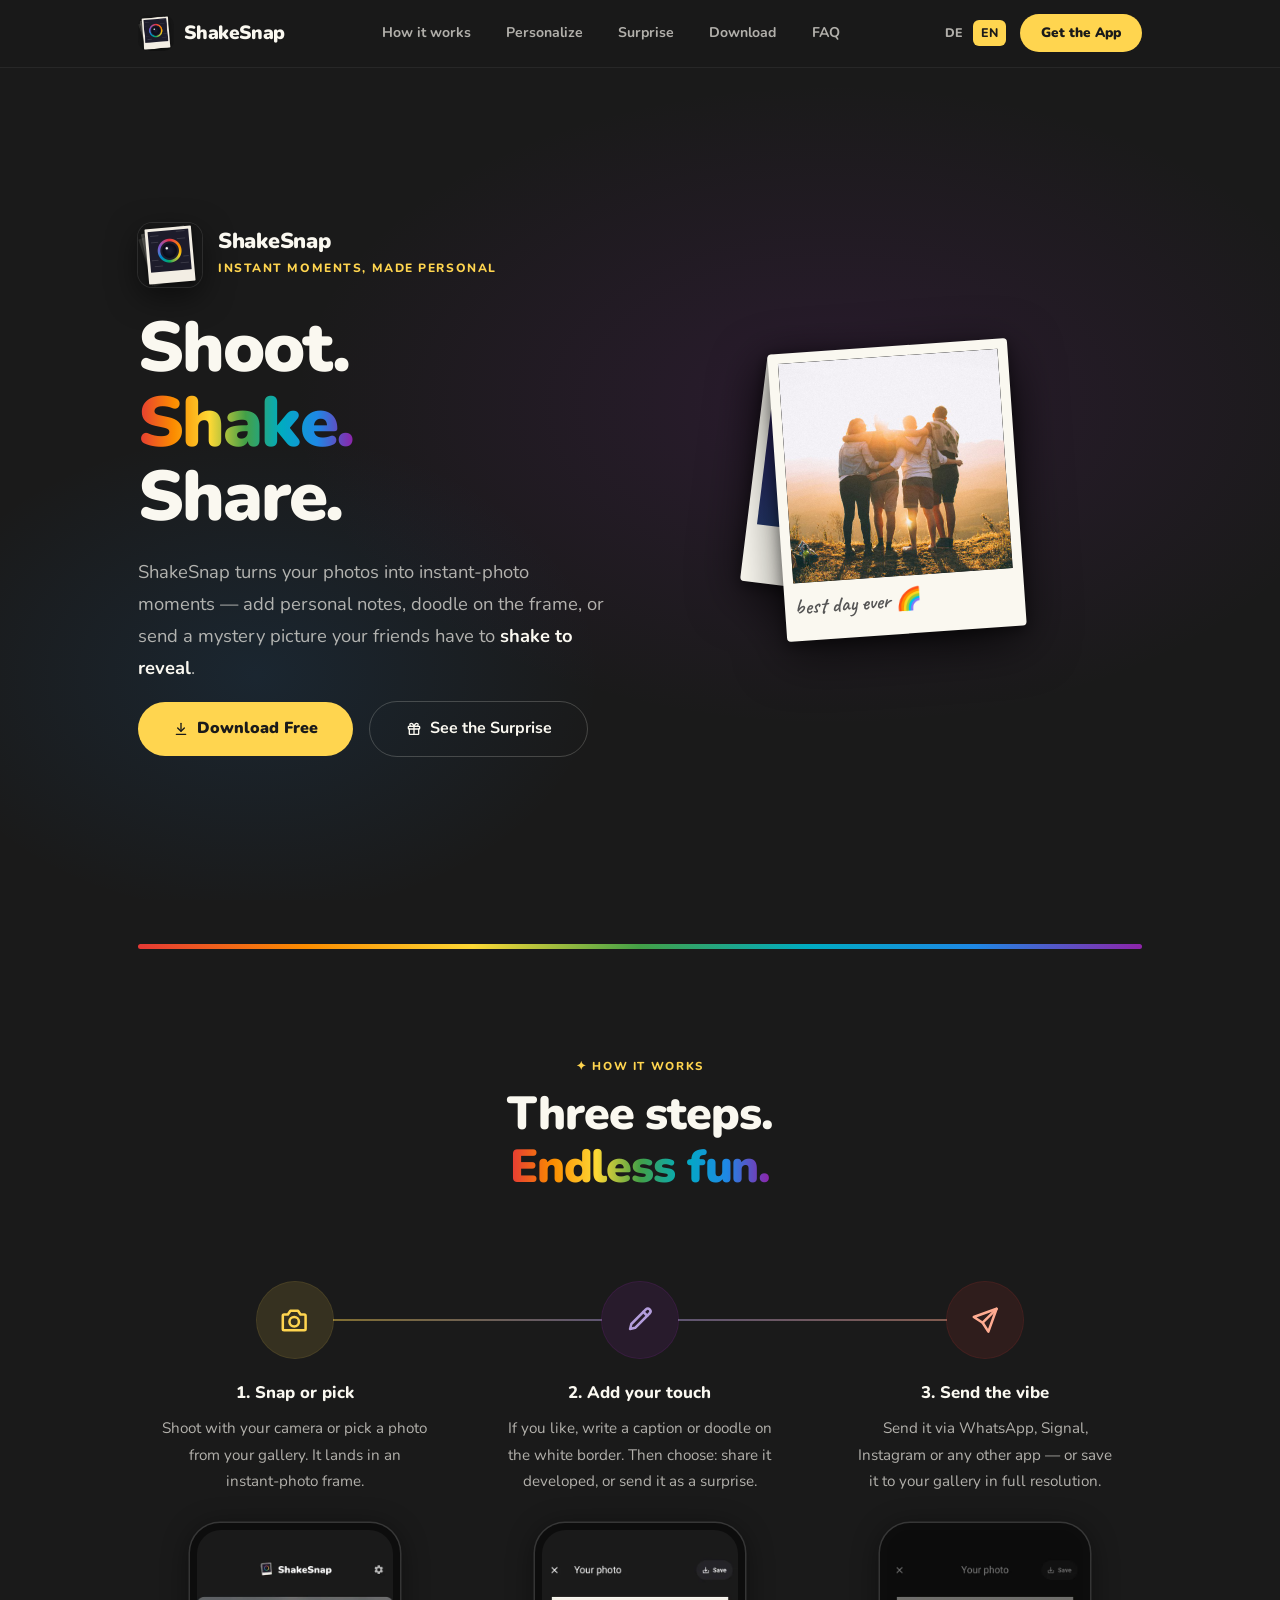
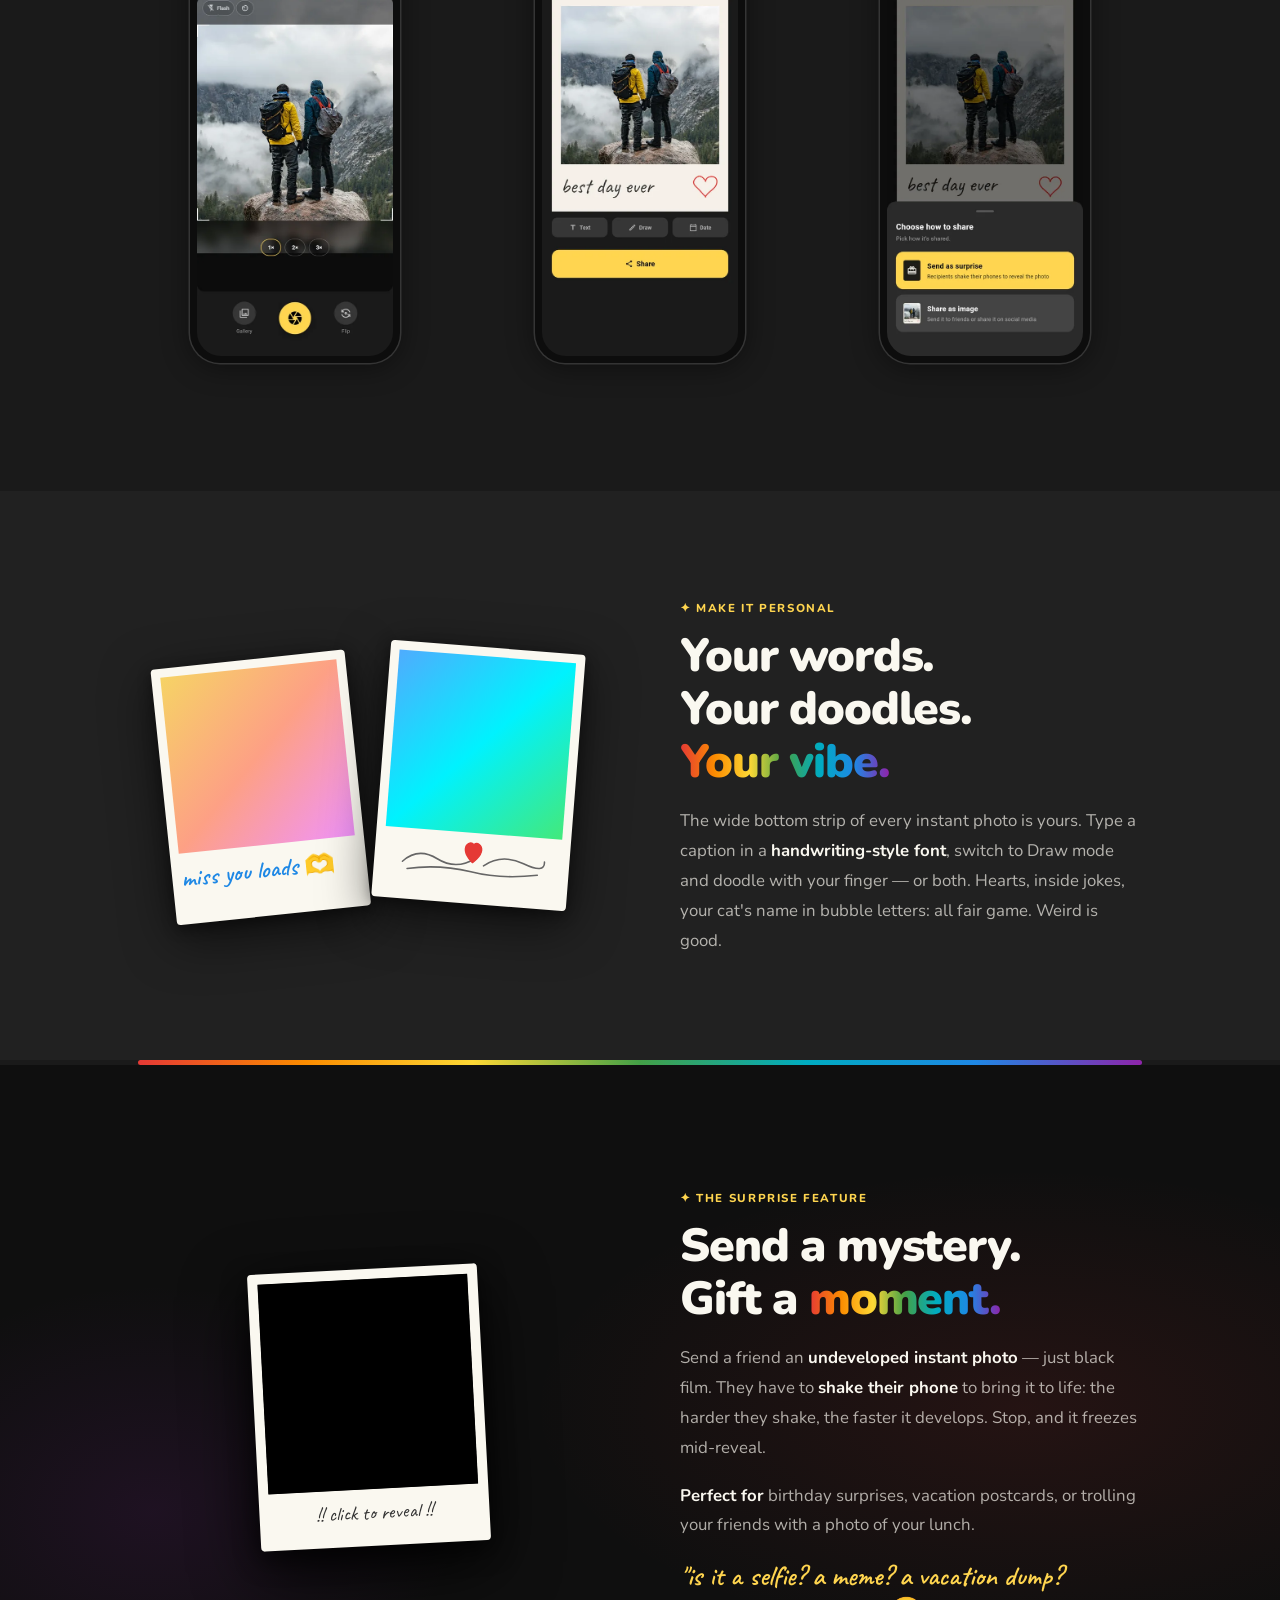
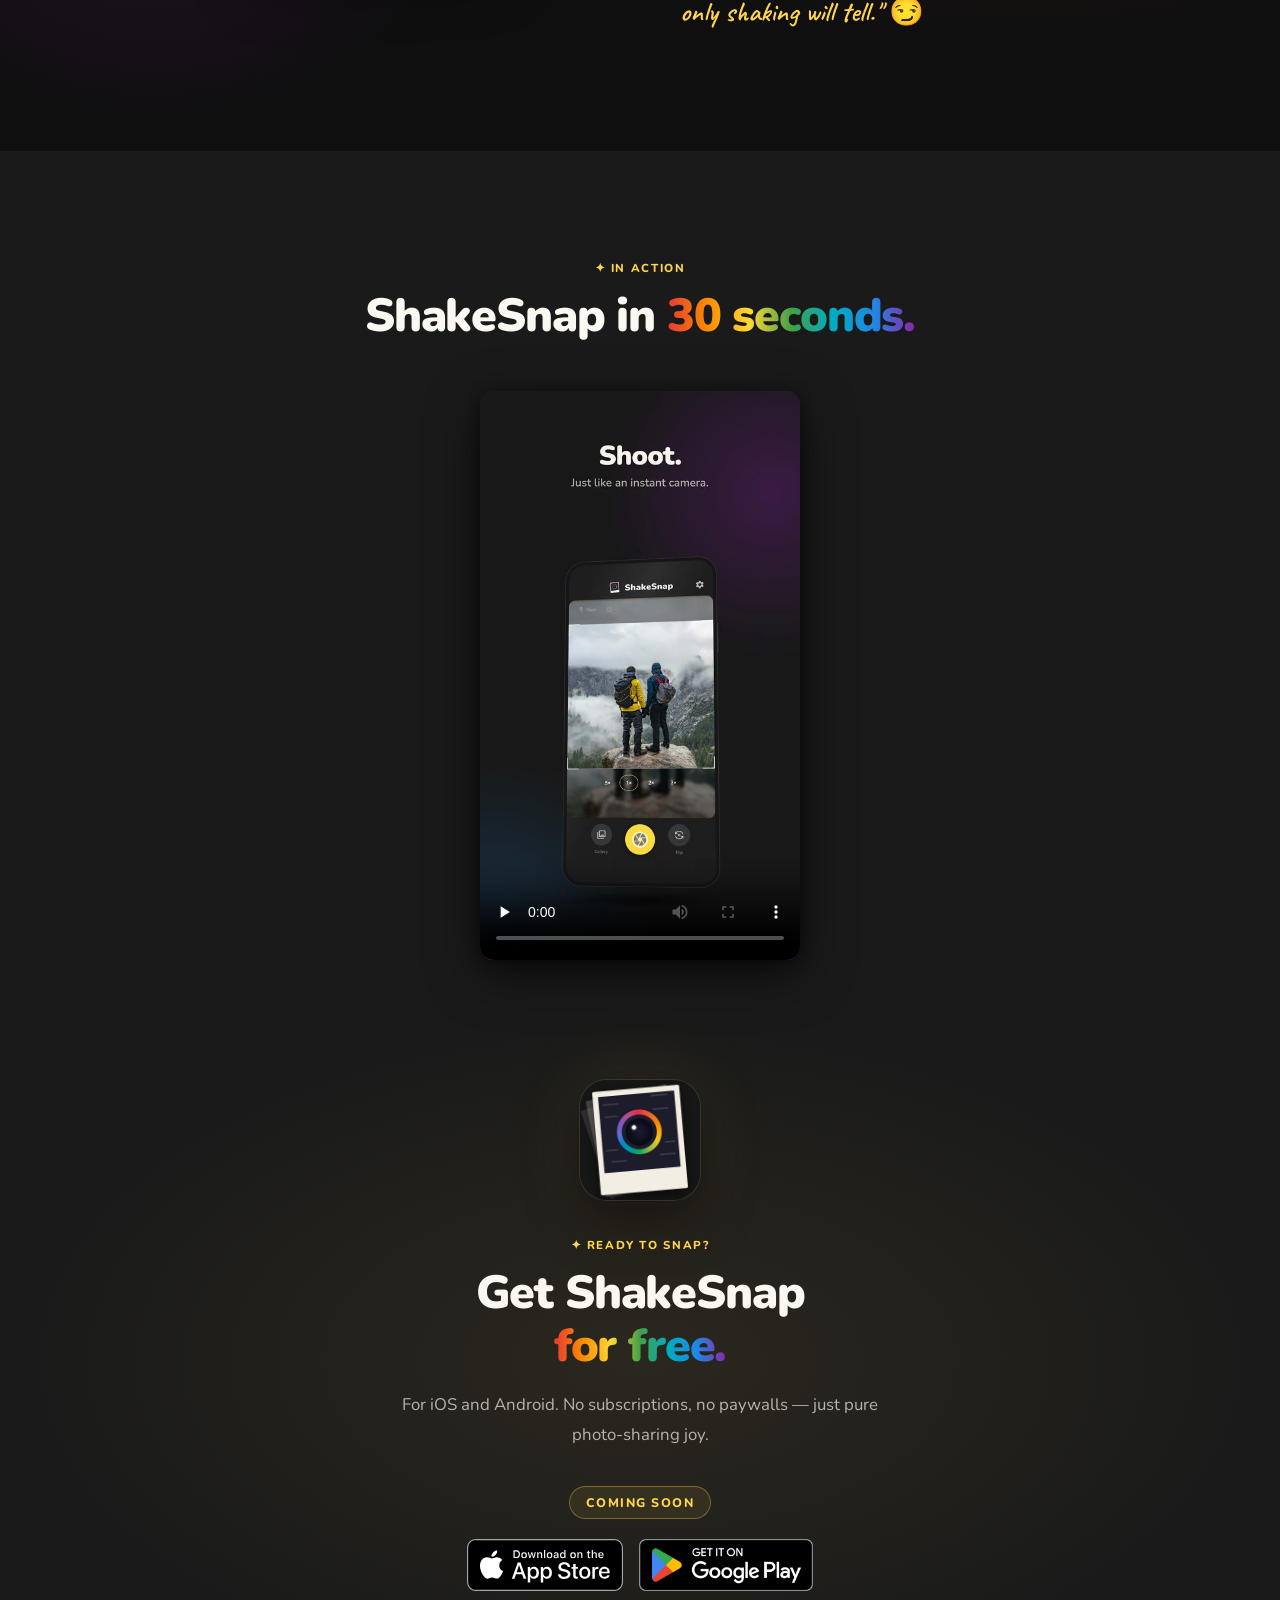
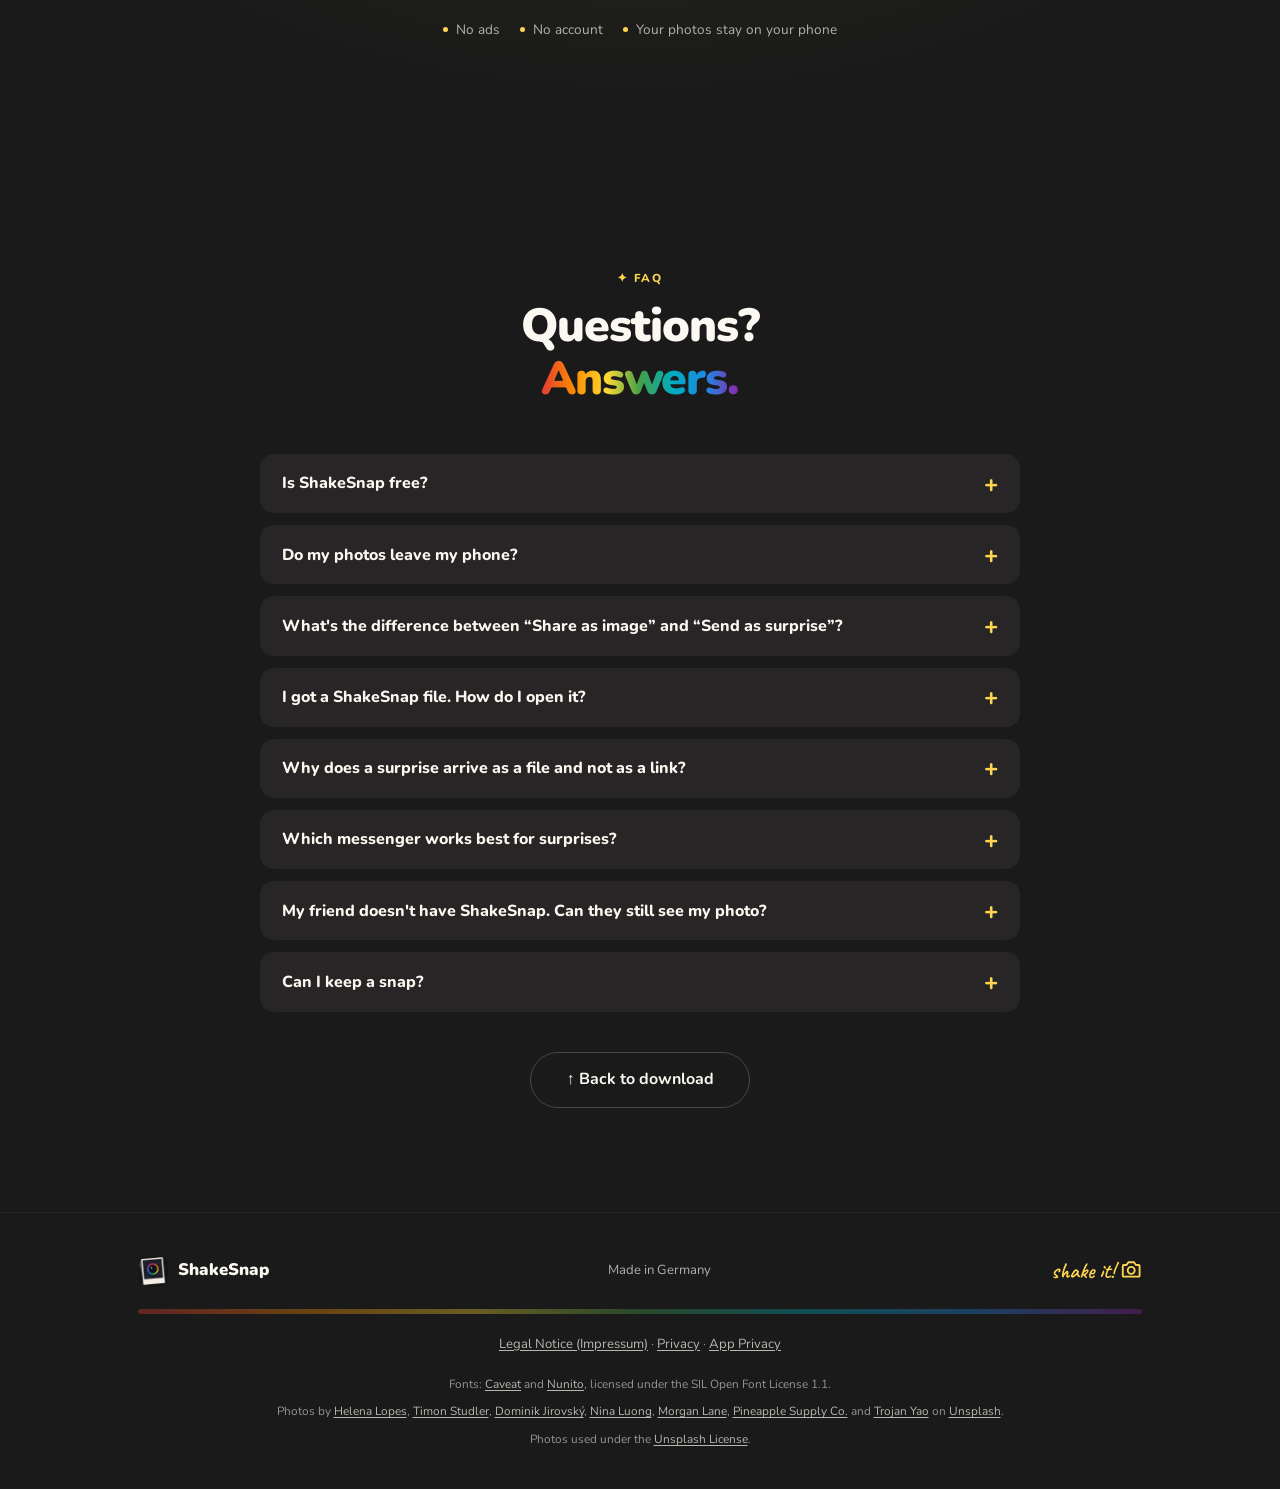
<file: index.html>
<!DOCTYPE html>
<html lang="en">
<head>
  <meta charset="UTF-8" />
  <meta name="viewport" content="width=device-width, initial-scale=1.0" />
  <link rel="icon" type="image/png" sizes="32x32" href="assets/favicon-32.png" />
  <link rel="apple-touch-icon" href="assets/apple-touch-icon.png" />
  <title>ShakeSnap — Instant Photos You Shake to Reveal</title>
  <meta name="description" content="ShakeSnap turns your photos into instant-photo memories. Write notes, draw doodles, or send a surprise — shake to reveal!" />
  <meta property="og:title" content="ShakeSnap — Shoot. Shake. Share." />
  <meta property="og:description" content="The playful instant-photo app: snap a photo, doodle on the frame, shake to develop." />
  <!-- Link previews (WhatsApp, iMessage, social). og:image must be an
       absolute URL; the image is rendered from art-sources/og-image.html. -->
  <meta property="og:type" content="website" />
  <meta property="og:site_name" content="ShakeSnap" />
  <meta property="og:locale" content="en_US" />
  <meta property="og:url" content="https://www.shakesnap.app/" />
  <meta property="og:image" content="https://www.shakesnap.app/assets/og-image-en.jpg" />
  <meta property="og:image:width" content="1200" />
  <meta property="og:image:height" content="630" />
  <meta property="og:image:alt" content="ShakeSnap app icon next to an instant photo — Shoot. Shake. Share." />
  <meta name="twitter:card" content="summary_large_image" />
  <link rel="canonical" href="https://www.shakesnap.app/" />
  <link rel="alternate" hreflang="en" href="https://www.shakesnap.app/" />
  <link rel="alternate" hreflang="de" href="https://www.shakesnap.app/de/" />
  <link rel="alternate" hreflang="x-default" href="https://www.shakesnap.app/" />

  <link rel="stylesheet" href="assets/home.css" />
</head>
<body>

  <!-- Icon set, used as <svg class="icon"><use href="#i-…"/></svg>. Inline
       rather than a separate file so <use> also works when the page is opened
       straight from disk. -->
  <svg width="0" height="0" style="position:absolute" aria-hidden="true">
    <symbol id="i-camera" viewBox="0 0 24 24">
      <path d="M4 7.5h3L9 4.5h6l2 3h3a1 1 0 0 1 1 1V19a1 1 0 0 1-1 1H4a1 1 0 0 1-1-1V8.5a1 1 0 0 1 1-1z" />
      <circle cx="12" cy="13.25" r="3.75" />
    </symbol>
    <symbol id="i-pen" viewBox="0 0 24 24">
      <path d="M16.5 3.5a2.1 2.1 0 0 1 3 3L8 18l-4 1 1-4z" />
      <path d="M14.5 5.5l3 3" />
    </symbol>
    <symbol id="i-send" viewBox="0 0 24 24">
      <path d="M21 3L10 14" />
      <path d="M21 3l-6.5 18-4.5-7-7-4.5z" />
    </symbol>
    <symbol id="i-download" viewBox="0 0 24 24">
      <path d="M12 3.5v11.5" />
      <path d="M7 10.5l5 5 5-5" />
      <path d="M5 20h14" />
    </symbol>
    <symbol id="i-gift" viewBox="0 0 24 24">
      <rect x="3.5" y="8" width="17" height="4" rx="1" />
      <path d="M5 12v7.5a.5.5 0 0 0 .5.5h13a.5.5 0 0 0 .5-.5V12" />
      <path d="M12 8v12" />
      <path d="M12 8S10.5 3.5 8 3.5a2.25 2.25 0 0 0 0 4.5z" />
      <path d="M12 8s1.5-4.5 4-4.5a2.25 2.25 0 0 1 0 4.5z" />
    </symbol>
    <symbol id="i-tap" viewBox="0 0 24 24">
      <path d="M9.5 13V5.25a1.75 1.75 0 0 1 3.5 0V11" />
      <path d="M13 10.5a1.75 1.75 0 0 1 3.5 0V12" />
      <path d="M16.5 11.5a1.75 1.75 0 0 1 3.5 0V15a6.5 6.5 0 0 1-6.5 6.5h-1a6.5 6.5 0 0 1-5-2.4L4.3 15.4a1.75 1.75 0 0 1 2.6-2.3L9.5 15.5" />
    </symbol>
  </svg>

  <!-- ── Nav ──────────────────────────────────────────────────── -->
  <nav>
    <div class="container nav-inner">
      <a href="#" class="nav-brand">
        <img src="assets/app_icon.png" alt="ShakeSnap icon" />
        ShakeSnap
      </a>
      <ul class="nav-links">
        <li><a href="#how">How it works</a></li>
        <li><a href="#personal">Personalize</a></li>
        <li><a href="#surprise">Surprise</a></li>
        <li><a href="#download">Download</a></li>
        <li><a href="#faq">FAQ</a></li>
      </ul>
      <div class="nav-actions">
        <div class="lang-switch" role="navigation" aria-label="Language">
          <a href="de/index.html" hreflang="de" lang="de">DE</a>
          <span aria-current="true">EN</span>
        </div>
        <a href="#download" class="nav-cta">Get the App</a>
      </div>
    </div>
  </nav>

  <!-- ── Hero ─────────────────────────────────────────────────── -->
  <section class="hero">
    <div class="container hero-grid">

      <div class="hero-copy">
        <div class="hero-brand">
          <img class="app-icon" src="assets/app_icon.png" alt="" width="64" height="64" />
          <div>
            <p class="hero-brand-name">ShakeSnap</p>
            <p class="eyebrow">Instant moments, made personal</p>
          </div>
        </div>
        <h1><span class="visually-hidden">ShakeSnap, the instant photo app: </span>Shoot.<br><span class="rainbow-text">Shake.</span><br>Share.</h1>
        <p class="hero-sub">
          ShakeSnap turns your photos into instant-photo moments —
          add personal notes, doodle on the frame, or send a mystery picture
          your friends have to <strong>shake to reveal</strong>.
        </p>
      </div>

      <div class="hero-visual">
        <div class="photo-card-stack">
          <!-- back card (slightly offset) -->
          <div class="p-back">
            <div class="p-photo" style="height:160px; background:linear-gradient(135deg,#2c1654,#1a5276);"></div>
            <div class="p-border">
              <span class="p-caption" aria-hidden="true">&nbsp;</span>
            </div>
          </div>
          <!-- front card -->
          <div class="p-front" id="heroCard" title="Click to replay">
            <div class="p-photo">
              <!-- Photo is swapped for a random one from HERO_PHOTOS on each
                   develop; the src here is the no-JS fallback. -->
              <img id="heroImg" class="reveal-img"
                src="pictures/web/1_helena-lopes-PGnqT0rXWLs.jpg"
                alt="A fun photo being developed" />
              <div id="heroResetHint" class="hero-reset-hint">↩ click to reset</div>
            </div>
            <div class="p-border">
              <span class="p-caption">best day ever 🌈</span>
            </div>
          </div>
        </div>
      </div>

      <div class="btn-row">
        <a href="#download" class="btn-primary"><svg class="icon" aria-hidden="true"><use href="#i-download" /></svg> Download Free</a>
        <a href="#surprise" class="btn-ghost"><svg class="icon" aria-hidden="true"><use href="#i-gift" /></svg> See the Surprise</a>
      </div>

    </div>
  </section>

  <!-- ── Rainbow divider ──────────────────────────────────────── -->
  <div class="container" style="padding-block:2.75rem 0;">
    <div class="rainbow-bar"></div>
  </div>

  <!-- ── How it works ──────────────────────────────────────────── -->
  <section class="steps-section" id="how">
    <div class="container">
      <p class="section-label">✦ How it works</p>
      <h2>Three steps.<br><span class="rainbow-text">Endless fun.</span></h2>
      <div class="steps">

        <div class="step reveal">
          <div class="step-num"><svg class="icon" aria-hidden="true"><use href="#i-camera" /></svg></div>
          <p class="step-title">1. Snap or pick</p>
          <p class="step-body">Shoot with your camera or pick a photo from your gallery. It lands in an instant-photo frame.</p>
          <div class="phone"><img src="assets/app/en/home.webp" width="480" height="1043" loading="lazy" alt="ShakeSnap camera screen with two hikers in the viewfinder" /></div>
        </div>

        <div class="step reveal" style="transition-delay:.12s">
          <div class="step-num"><svg class="icon" aria-hidden="true"><use href="#i-pen" /></svg></div>
          <p class="step-title">2. Add your touch</p>
          <p class="step-body">If you like, write a caption or doodle on the white border. Then choose: share it developed, or send it as a surprise.</p>
          <div class="phone"><img src="assets/app/en/snap.webp" width="480" height="1043" loading="lazy" alt="The finished snap: a caption and a red heart on the white border" /></div>
        </div>

        <div class="step reveal" style="transition-delay:.24s">
          <div class="step-num"><svg class="icon" aria-hidden="true"><use href="#i-send" /></svg></div>
          <p class="step-title">3. Send the vibe</p>
          <p class="step-body">Send it via WhatsApp, Signal, Instagram or any other app — or save it to your gallery in full resolution.</p>
          <div class="phone"><img src="assets/app/en/share.webp" width="480" height="1043" loading="lazy" alt="Share sheet: send as surprise or share as image" /></div>
        </div>

      </div>
    </div>
  </section>

  <!-- ── Personal message ─────────────────────────────────────── -->
  <section class="personal-section" id="personal">
    <div class="container two-col">

      <div class="message-pair reveal personal-copy">
        <div class="message-card">
          <div class="mp-photo mp-photo-a"></div>
          <div class="mp-border">
            <span class="mp-caption">miss you loads 🫶</span>
          </div>
        </div>
        <div class="message-card">
          <div class="mp-photo mp-photo-b"></div>
          <div class="mp-border">
            <!-- simulated doodle -->
            <svg class="mp-svg" viewBox="0 0 176 44" aria-hidden="true">
              <path class="scribble" d="M8,30 Q25,12 48,24 T92,20" />
              <path class="scribble" d="M102,28 Q122,12 148,22 T172,18" />
              <path class="scribble" d="M14,38 Q50,30 88,36 Q122,42 165,34" />
              <path class="scribble heart"
                d="M84,8 C84,5 87,3 89,5 C91,3 94,5 94,8 C94,12 89,16 89,16 C89,16 84,12 84,8 Z" />
            </svg>
          </div>
        </div>
      </div>

      <div class="reveal" style="transition-delay:.15s">
        <p class="section-label">✦ Make it personal</p>
        <h2>Your words.<br>Your doodles.<br><span class="rainbow-text">Your vibe.</span></h2>
        <p class="body-text">
          The wide bottom strip of every instant photo is yours. Type a caption
          in a <strong>handwriting-style font</strong>, switch to Draw mode
          and doodle with your finger — or both.
          Hearts, inside jokes, your cat's name in bubble letters: all fair
          game. Weird is good.
        </p>
      </div>

    </div>
  </section>

  <!-- ── Rainbow divider ──────────────────────────────────────── -->
  <div class="container" style="padding-block:0;">
    <div class="rainbow-bar"></div>
  </div>

  <!-- ── Surprise ─────────────────────────────────────────────── -->
  <section class="surprise-section" id="surprise">
    <div class="container surprise-grid">

      <div class="surprise-demo reveal">
        <div class="ud-wrapper">
          <div class="ud-card" id="udCard" onclick="developInstantPhoto()">
            <div class="ud-film">
              <!-- Swapped for a random one from SURPRISE_PHOTOS on each reset;
                   the src here is the no-JS fallback. -->
              <img id="udImg" class="reveal-img"
                src="pictures/web/2_morgan-lane-18N4okmWccM.jpg"
                alt="Surprise photo" />
              <div id="udResetHint" class="hero-reset-hint">↩ click to reset</div>
            </div>
            <div class="ud-footer">
              <p class="ud-label" id="udLabel"
                data-reveal="!! click to reveal !!"
                data-tada="ta-daa! 🎉">!! click to reveal !!</p>
            </div>
          </div>
          <div class="pulse-ring" id="pulseRing"></div>
          <div class="tap-hint" id="tapHint"><svg class="icon" aria-hidden="true"><use href="#i-tap" /></svg></div>
        </div>
      </div>

      <div class="reveal" style="transition-delay:.15s">
        <p class="section-label">✦ The surprise feature</p>
        <h2>Send a mystery.<br>Gift a <span class="rainbow-text">moment.</span></h2>
        <p class="body-text">
          Send a friend an <strong>undeveloped instant photo</strong> — just
          black film. They have to <strong>shake their phone</strong> to bring
          it to life: the harder they shake, the faster it develops. Stop, and
          it freezes mid-reveal.
        </p>
        <p class="body-text">
          <strong>Perfect for</strong> birthday surprises, vacation postcards, or
          trolling your friends with a photo of your lunch.
        </p>
        <p class="surprise-quote">
          "is it a selfie? a meme? a vacation dump?<br>
          only shaking will tell." 😏
        </p>
      </div>

    </div>
  </section>

  <!-- ── Promo video (English captions burned in) ───────────────────── -->
  <section class="promo-section" id="video">
    <div class="container">
      <p class="section-label">✦ In action</p>
      <h2>ShakeSnap in <span class="rainbow-text nowrap">30 seconds.</span></h2>
      <video class="promo-video" controls playsinline preload="none"
        poster="assets/video/promo-en-poster.jpg"
        aria-label="ShakeSnap promo video: snap a photo, shake to develop it, add a caption, send it as a surprise and unwrap it">
        <source src="assets/video/promo-en.mp4" type="video/mp4" />
        <source src="assets/video/promo-en.webm" type="video/webm" />
      </video>
    </div>
  </section>

  <!-- ── CTA ───────────────────────────────────────────────────── -->
  <section class="cta-section" id="download">
    <div class="container" style="position:relative;">
      <img class="app-icon cta-icon" src="assets/app_icon.png" alt=""
        width="120" height="120" />
      <p class="section-label">✦ Ready to snap?</p>
      <h2>Get ShakeSnap<br><span class="rainbow-text">for free.</span></h2>
      <p class="body-text">
        For iOS and Android. No subscriptions, no paywalls —
        just pure photo-sharing joy.
      </p>
      <p class="coming-soon">Coming soon</p>
      <!-- Store URLs are kept in sync with assets/get-app.js.
           TODO(release): neither app is live yet, so the badges carry no href
           (no dead or 404 click). On release add them back and drop
           the .coming-soon line above:
             App Store:   https://apps.apple.com/app/id…
             Google Play: https://play.google.com/store/apps/details?id=app.shakesnap -->
      <div class="badges" id="storeBadges">
        <a class="badge badge-apple">
          <img src="assets/badges/app-store-en.svg"
            alt="Download on the App Store" />
        </a>
        <a class="badge badge-play">
          <img src="assets/badges/google-play-en.png"
            alt="Get it on Google Play" />
        </a>
      </div>
      <ul class="trust-line">
        <li>No ads</li>
        <li>No account</li>
        <li>Your photos stay on your phone</li>
      </ul>
    </div>
  </section>

  <!-- ── FAQ ───────────────────────────────────────────────────── -->
  <section class="faq-section" id="faq">
    <div class="container">
      <p class="section-label">✦ FAQ</p>
      <h2>Questions?<br><span class="rainbow-text">Answers.</span></h2>
      <div class="faq-list">
        <details class="faq-item">
          <summary>Is ShakeSnap free?</summary>
          <p>Yes. No subscriptions, no paywalls, no ads and no account. It's available for iPhone and Android.</p>
        </details>
        <details class="faq-item">
          <summary>Do my photos leave my phone?</summary>
          <p>ShakeSnap has no server that stores your photos. When you share a snap, it goes from your phone straight to your friend through the messenger you pick. Usage statistics and crash reports are optional and only sent if you say yes. Details in the <a href="app-privacy-en.html">App Privacy</a>.</p>
        </details>
        <details class="faq-item">
          <summary>What's the difference between “Share as image” and “Send as surprise”?</summary>
          <p>“Share as image” sends the finished photo. Anyone can see it, with or without the app. “Send as surprise” sends the snap undeveloped. Your friend opens it in ShakeSnap and shakes their phone to reveal it, so they need the app.</p>
        </details>
        <details class="faq-item">
          <summary>I got a ShakeSnap file. How do I open it?</summary>
          <p>Install ShakeSnap (it's free), then go back to the chat and tap the file again. The app opens it, and you shake your phone to develop the photo. The file is called “Surprise-open-with-ShakeSnap”.</p>
        </details>
        <details class="faq-item">
          <summary>Why does a surprise arrive as a file and not as a link?</summary>
          <p>So that your photo never has to be uploaded to us. The snap travels as a file inside your chat, nowhere else. The downside is that some messengers show only the file, without our explanation. We're working on an optional link version that works everywhere and keeps your photo private. Until then, every share and every kind word about the app helps us get there sooner.</p>
        </details>
        <details class="faq-item">
          <summary>Which messenger works best for surprises?</summary>
          <p>Signal, and WhatsApp on iPhone, show the file together with our short explanation. WhatsApp on Android sometimes shows only the file. If your friend uses that combination, tell them what it is, or use “Share as image”, which always arrives with its message.<br>Tip: on Android, Signal shows the full message with the file.</p>
        </details>
        <details class="faq-item">
          <summary>My friend doesn't have ShakeSnap. Can they still see my photo?</summary>
          <p>Yes, with “Share as image”. For a surprise they need the free app, which is exactly what makes it a surprise.</p>
        </details>
        <details class="faq-item">
          <summary>Can I keep a snap?</summary>
          <p>Yes. Tap Save to put it in your photo gallery. ShakeSnap doesn't keep a copy anywhere else.</p>
        </details>
      </div>
      <p class="faq-back"><a href="#download" class="btn-ghost">↑ Back to download</a></p>
    </div>
  </section>

  <!-- ── Footer ────────────────────────────────────────────────── -->
  <footer>
    <div class="container footer-inner">
      <div class="footer-brand">
        <img src="assets/app_icon.png" alt="ShakeSnap" />
        ShakeSnap
      </div>
      <span class="footer-note">Made in Germany</span>
      <span class="footer-hand">shake it! <svg class="icon" aria-hidden="true"><use href="#i-camera" /></svg></span>
    </div>
    <div class="container" style="margin-top:1.25rem;">
      <div class="rainbow-bar" style="opacity:.35;"></div>
    </div>
    <div class="container">
      <p class="footer-legal" style="font-size:.82rem;">
        <a href="legal-notice.html">Legal Notice (Impressum)</a> &middot;
        <a href="privacy.html">Privacy</a> &middot;
        <a href="app-privacy-en.html">App Privacy</a>
      </p>
      <p class="footer-legal">
        Fonts:
        <a href="fonts/Caveat-OFL.txt"
          target="_blank" rel="noopener noreferrer">Caveat</a> and
        <a href="fonts/Nunito-OFL.txt"
          target="_blank" rel="noopener noreferrer">Nunito</a>,
        licensed under the SIL Open Font License 1.1.
      </p>
      <p class="footer-legal" style="margin-top:.55rem;">
        Photos by
        <a href="https://unsplash.com/photos/PGnqT0rXWLs"
          target="_blank" rel="noopener noreferrer">Helena Lopes</a>,
        <a href="https://unsplash.com/photos/BIk2ANMmNz4"
          target="_blank" rel="noopener noreferrer">Timon Studler</a>,
        <a href="https://unsplash.com/photos/re2LZOB2XvY"
          target="_blank" rel="noopener noreferrer">Dominik Jirovský</a>,
        <a href="https://unsplash.com/photos/dy4QG5c5xWQ"
          target="_blank" rel="noopener noreferrer">Nina Luong</a>,
        <a href="https://unsplash.com/photos/18N4okmWccM"
          target="_blank" rel="noopener noreferrer">Morgan Lane</a>,
        <a href="https://unsplash.com/photos/NgDapgpAiTE"
          target="_blank" rel="noopener noreferrer">Pineapple Supply Co.</a> and
        <a href="https://unsplash.com/photos/rTJ1g92XYbY"
          target="_blank" rel="noopener noreferrer">Trojan Yao</a>
        on <a href="https://unsplash.com/"
          target="_blank" rel="noopener noreferrer">Unsplash</a>.
      </p>
      <p class="footer-legal" style="margin-top:.55rem;">
        Photos used under the
        <a href="https://unsplash.com/license"
          target="_blank" rel="noopener noreferrer">Unsplash License</a>.
      </p>
    </div>
  </footer>

  <!-- ── JS ────────────────────────────────────────────────────── -->
  <script src="assets/home.js"></script>

</body>
</html>
</file>
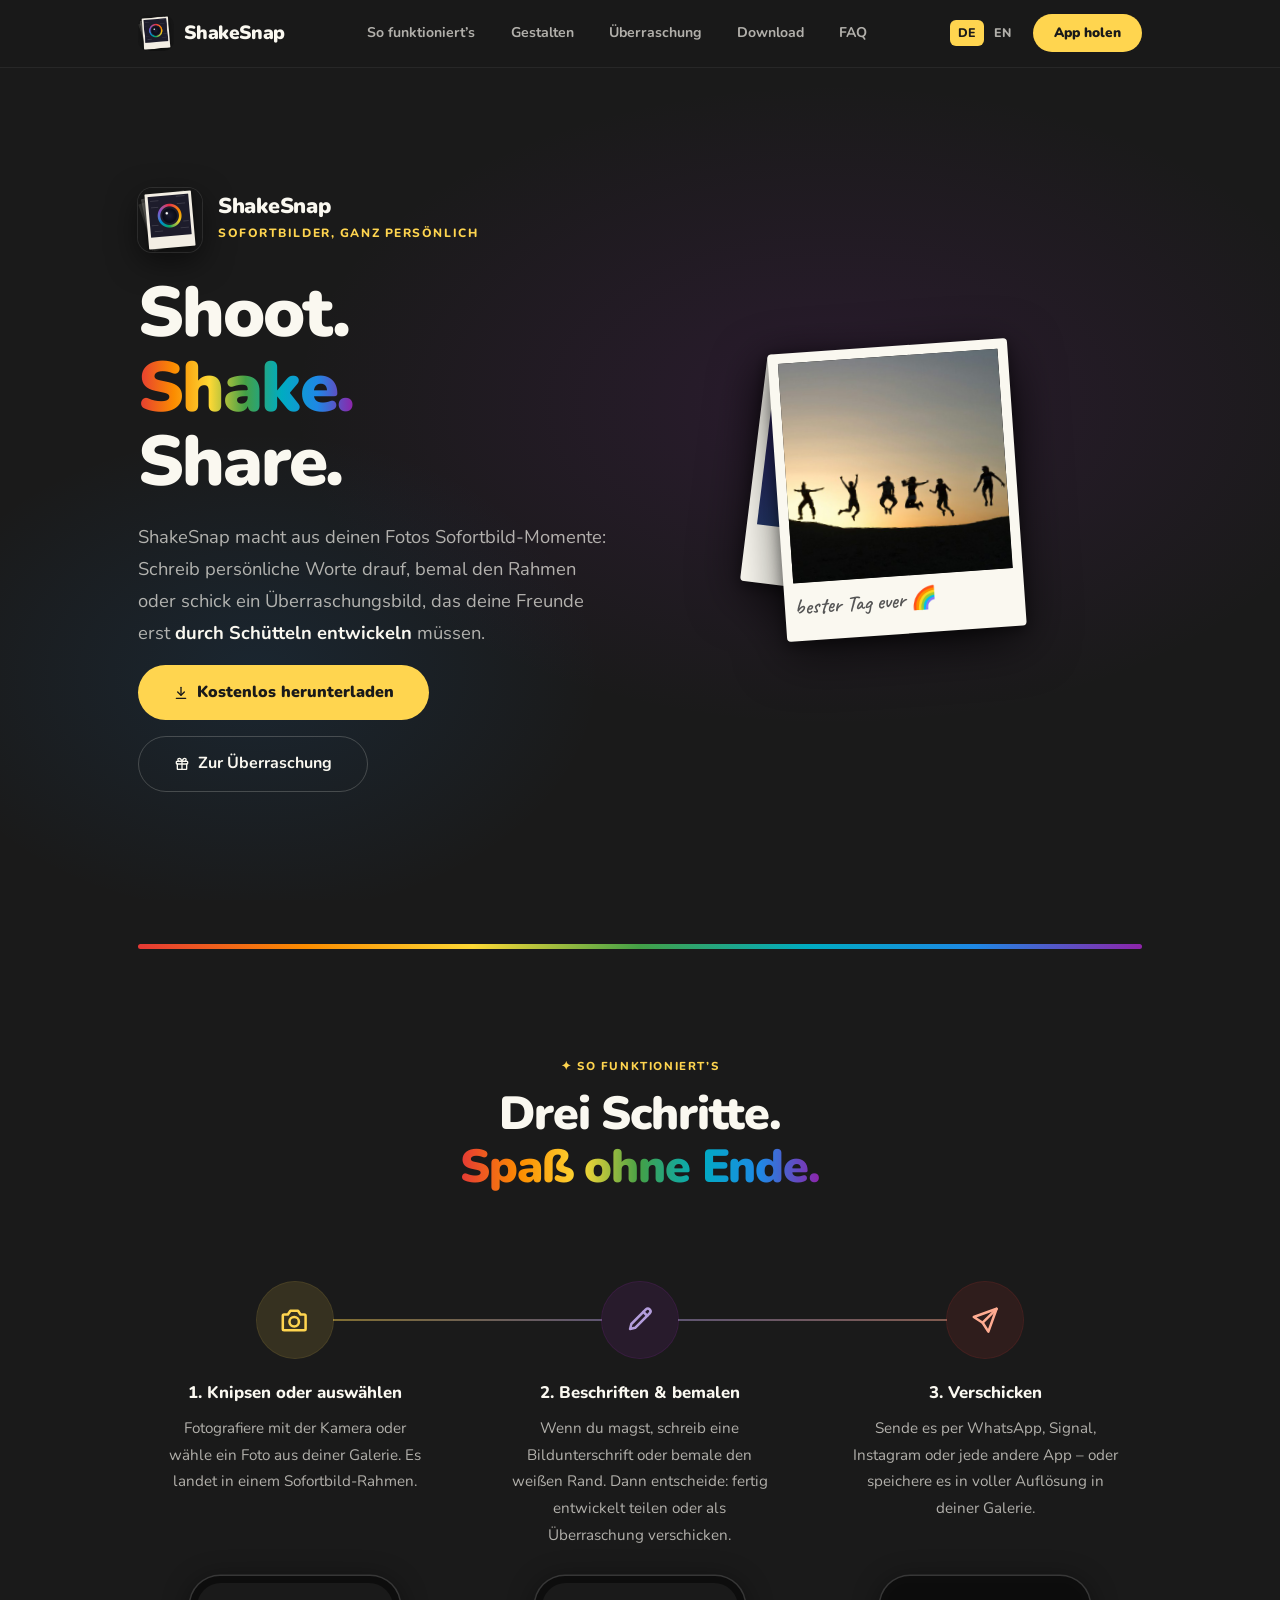
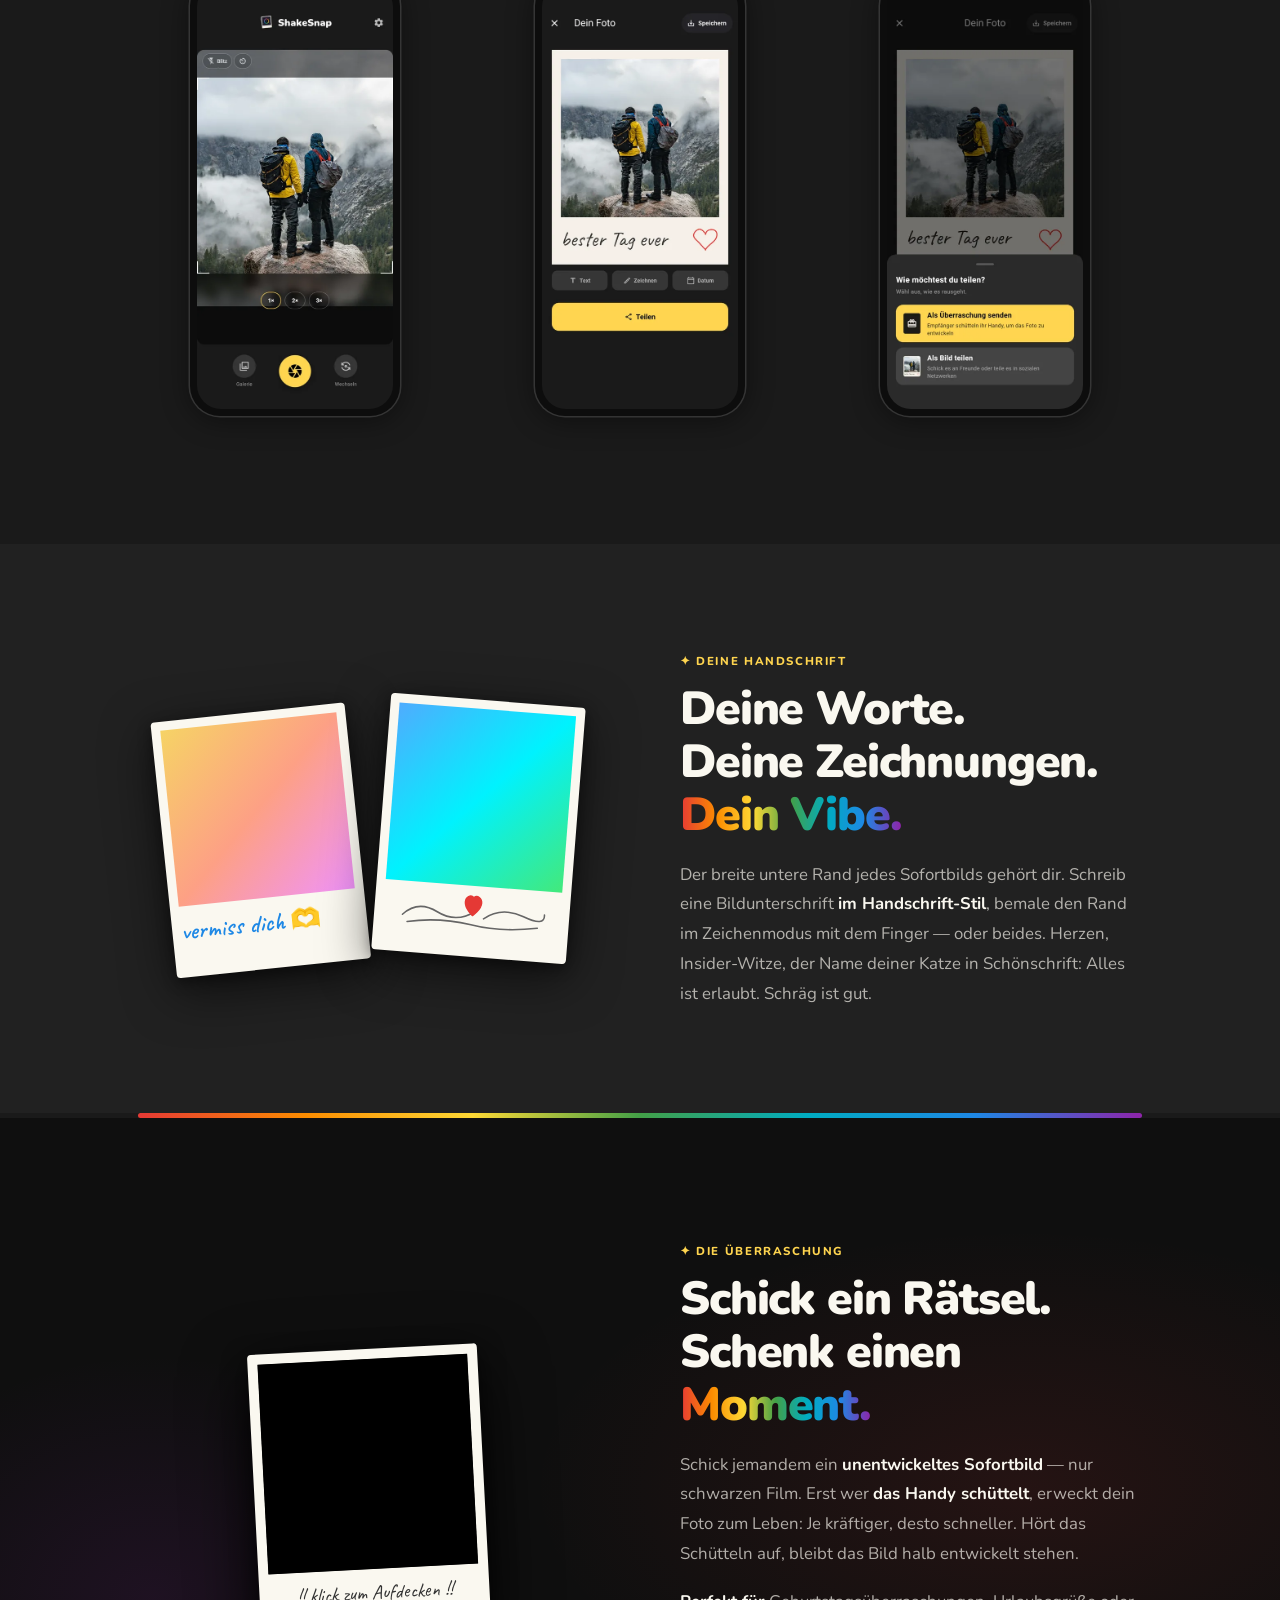
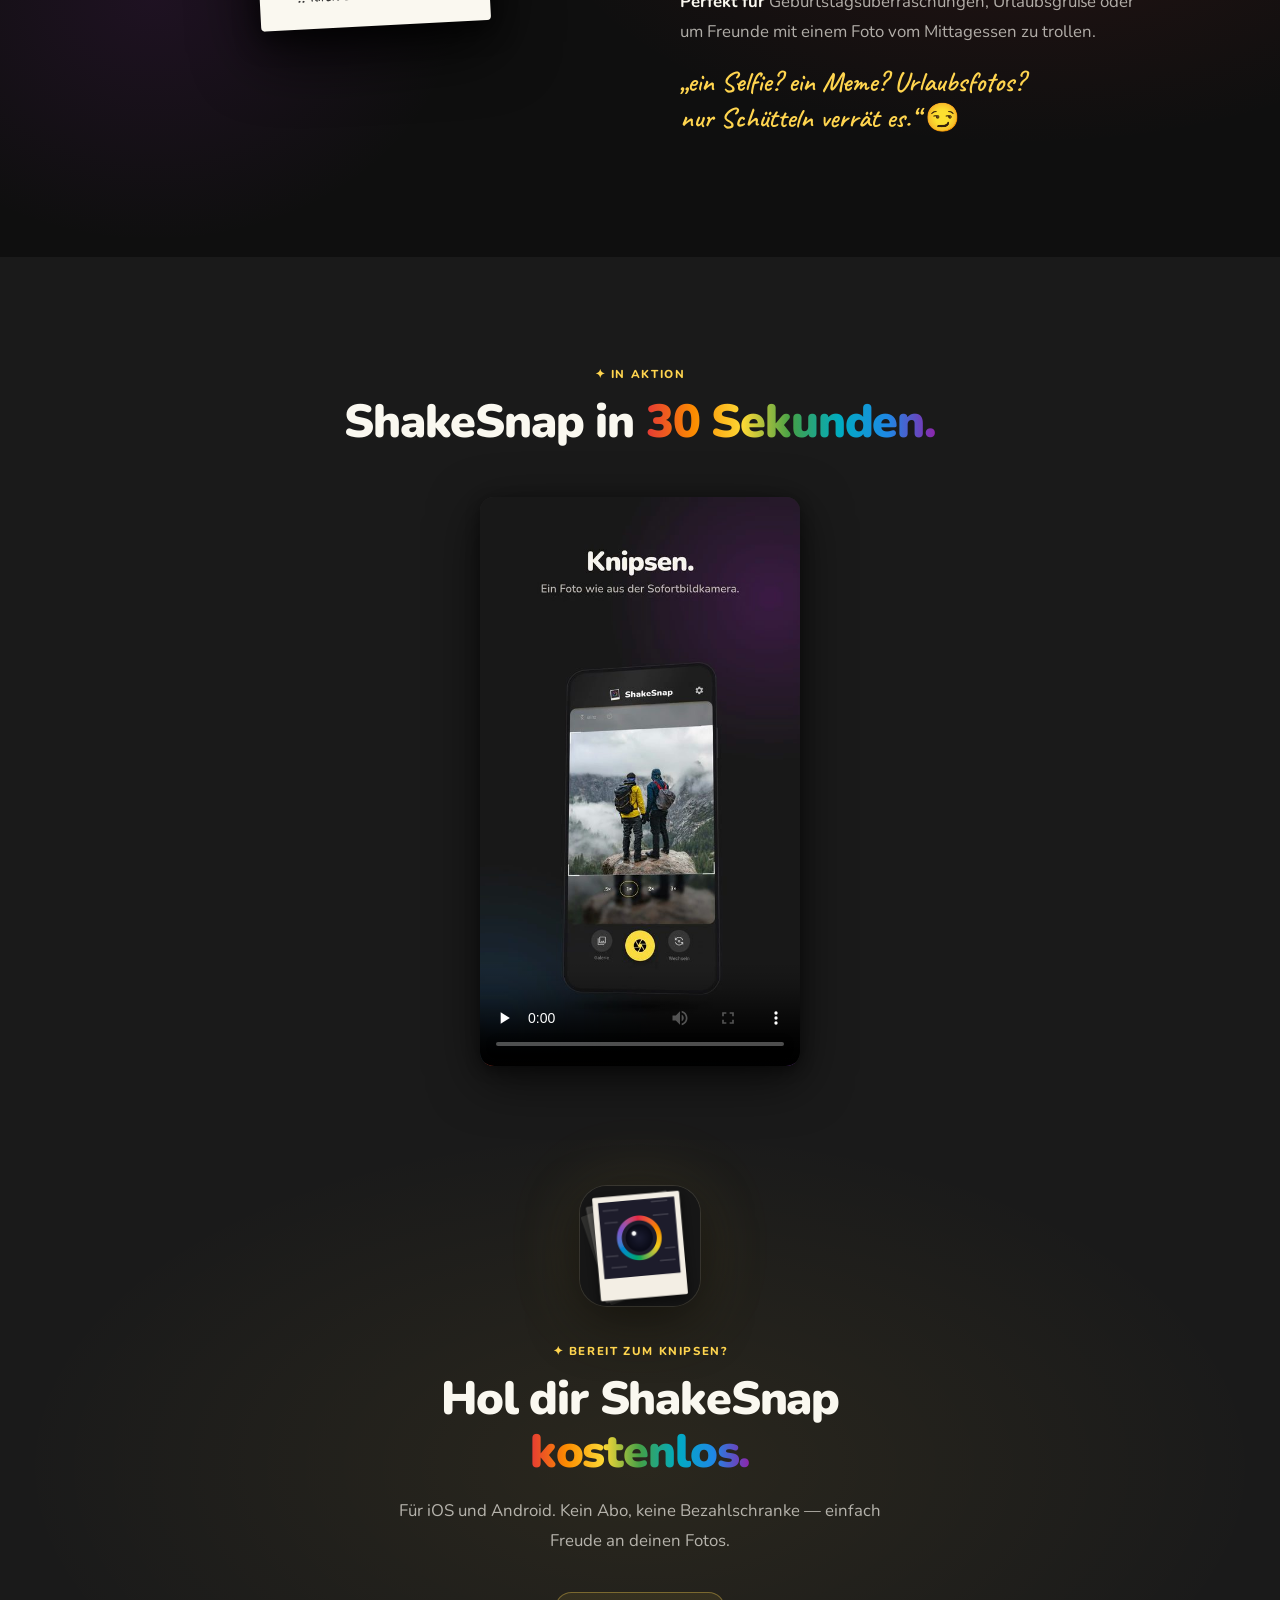
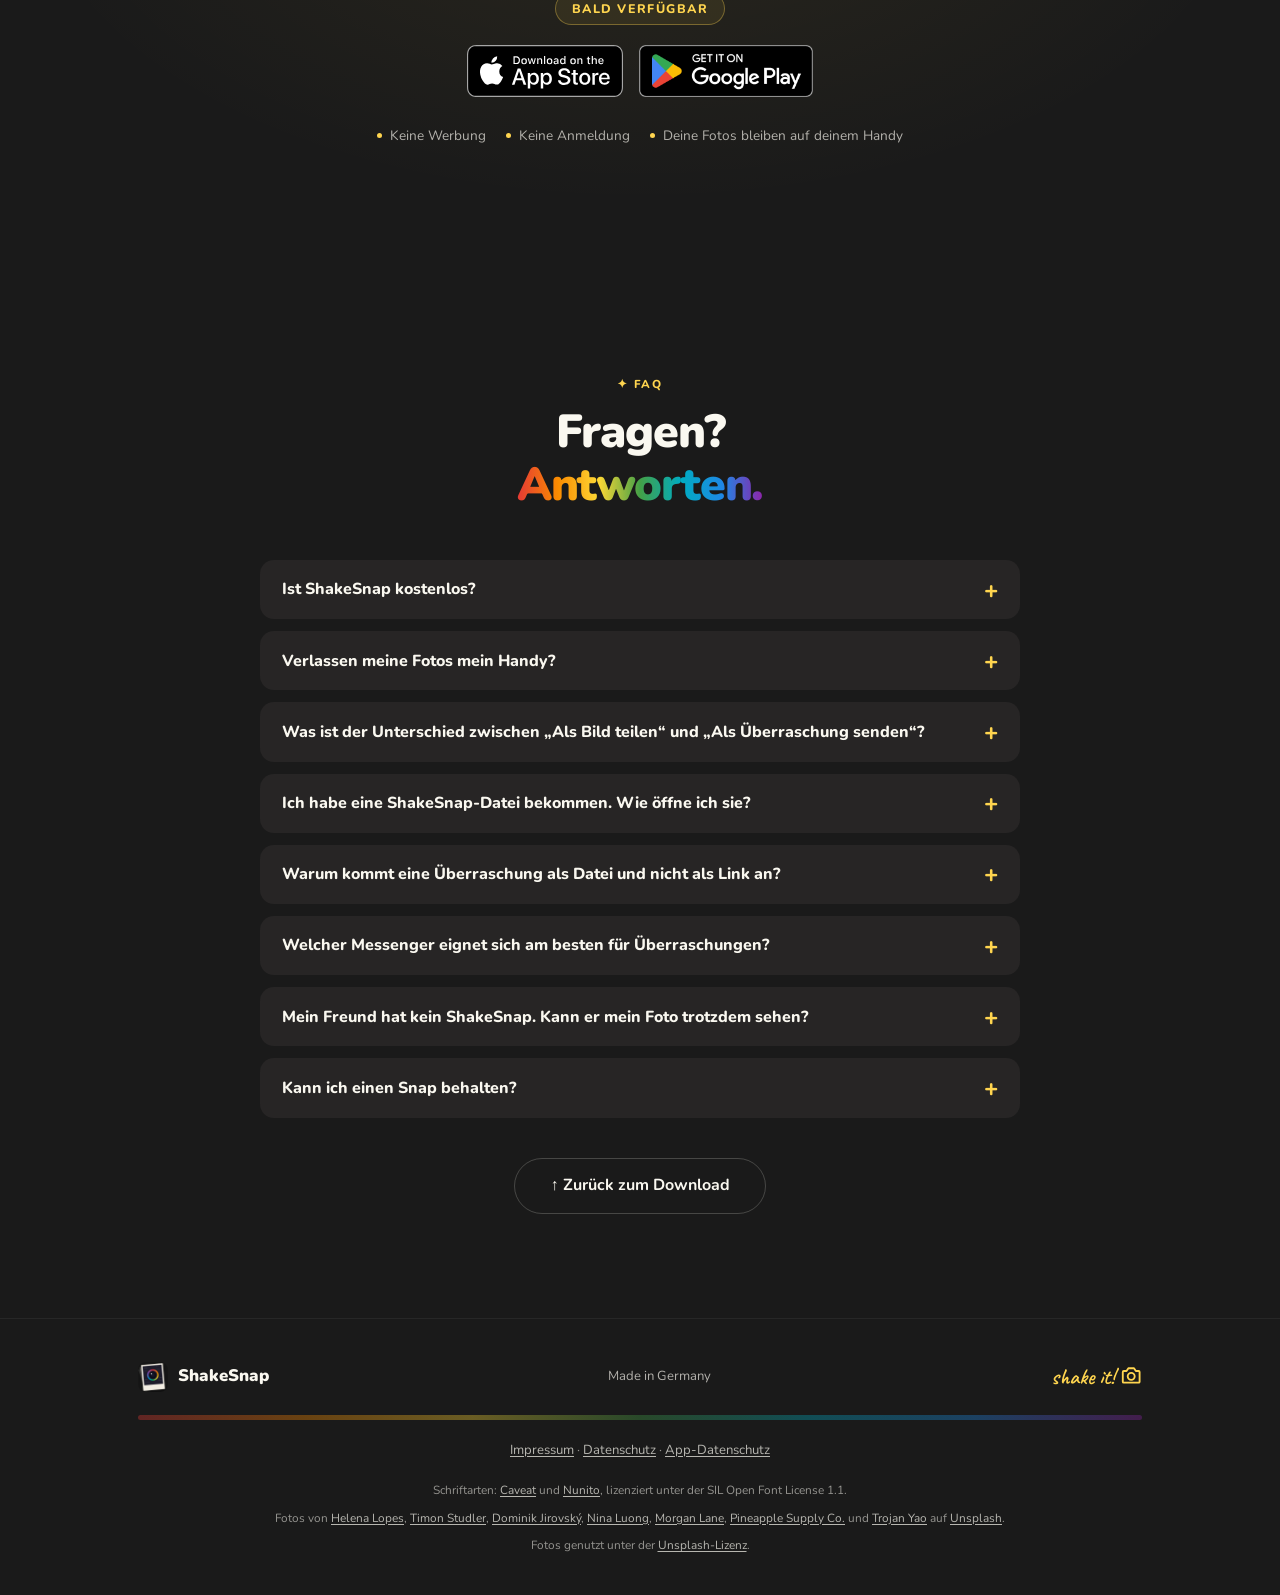
<file: de/index.html>
<!DOCTYPE html>
<html lang="de">
<head>
  <meta charset="UTF-8" />
  <meta name="viewport" content="width=device-width, initial-scale=1.0" />
  <link rel="icon" type="image/png" sizes="32x32" href="../assets/favicon-32.png" />
  <link rel="apple-touch-icon" href="../assets/apple-touch-icon.png" />
  <title>ShakeSnap — Sofortbilder, die erst beim Schütteln erscheinen</title>
  <meta name="description" content="ShakeSnap macht aus deinen Fotos Sofortbild-Erinnerungen. Schreib etwas drauf, bemal den Rahmen oder schick eine Überraschung — schütteln zum Entwickeln!" />
  <meta property="og:title" content="ShakeSnap — Shoot. Shake. Share." />
  <meta property="og:description" content="Die verspielte Sofortbild-App: Foto knipsen, Rahmen bemalen, schütteln zum Entwickeln." />
  <!-- Link previews (WhatsApp, iMessage, social). og:image must be an
       absolute URL; the image is rendered from art-sources/og-image.html. -->
  <meta property="og:type" content="website" />
  <meta property="og:site_name" content="ShakeSnap" />
  <meta property="og:locale" content="de_DE" />
  <meta property="og:url" content="https://www.shakesnap.app/de/" />
  <meta property="og:image" content="https://www.shakesnap.app/assets/og-image-de.jpg" />
  <meta property="og:image:width" content="1200" />
  <meta property="og:image:height" content="630" />
  <meta property="og:image:alt" content="ShakeSnap-App-Icon neben einem Sofortbild — Shoot. Shake. Share." />
  <meta name="twitter:card" content="summary_large_image" />
  <link rel="canonical" href="https://www.shakesnap.app/de/" />
  <link rel="alternate" hreflang="en" href="https://www.shakesnap.app/" />
  <link rel="alternate" hreflang="de" href="https://www.shakesnap.app/de/" />
  <link rel="alternate" hreflang="x-default" href="https://www.shakesnap.app/" />

  <link rel="stylesheet" href="../assets/home.css" />
</head>
<body>

  <!-- Icon set, used as <svg class="icon"><use href="#i-…"/></svg>. Inline
       rather than a separate file so <use> also works when the page is opened
       straight from disk. -->
  <svg width="0" height="0" style="position:absolute" aria-hidden="true">
    <symbol id="i-camera" viewBox="0 0 24 24">
      <path d="M4 7.5h3L9 4.5h6l2 3h3a1 1 0 0 1 1 1V19a1 1 0 0 1-1 1H4a1 1 0 0 1-1-1V8.5a1 1 0 0 1 1-1z" />
      <circle cx="12" cy="13.25" r="3.75" />
    </symbol>
    <symbol id="i-pen" viewBox="0 0 24 24">
      <path d="M16.5 3.5a2.1 2.1 0 0 1 3 3L8 18l-4 1 1-4z" />
      <path d="M14.5 5.5l3 3" />
    </symbol>
    <symbol id="i-send" viewBox="0 0 24 24">
      <path d="M21 3L10 14" />
      <path d="M21 3l-6.5 18-4.5-7-7-4.5z" />
    </symbol>
    <symbol id="i-download" viewBox="0 0 24 24">
      <path d="M12 3.5v11.5" />
      <path d="M7 10.5l5 5 5-5" />
      <path d="M5 20h14" />
    </symbol>
    <symbol id="i-gift" viewBox="0 0 24 24">
      <rect x="3.5" y="8" width="17" height="4" rx="1" />
      <path d="M5 12v7.5a.5.5 0 0 0 .5.5h13a.5.5 0 0 0 .5-.5V12" />
      <path d="M12 8v12" />
      <path d="M12 8S10.5 3.5 8 3.5a2.25 2.25 0 0 0 0 4.5z" />
      <path d="M12 8s1.5-4.5 4-4.5a2.25 2.25 0 0 1 0 4.5z" />
    </symbol>
    <symbol id="i-tap" viewBox="0 0 24 24">
      <path d="M9.5 13V5.25a1.75 1.75 0 0 1 3.5 0V11" />
      <path d="M13 10.5a1.75 1.75 0 0 1 3.5 0V12" />
      <path d="M16.5 11.5a1.75 1.75 0 0 1 3.5 0V15a6.5 6.5 0 0 1-6.5 6.5h-1a6.5 6.5 0 0 1-5-2.4L4.3 15.4a1.75 1.75 0 0 1 2.6-2.3L9.5 15.5" />
    </symbol>
  </svg>

  <!-- ── Nav ──────────────────────────────────────────────────── -->
  <nav>
    <div class="container nav-inner">
      <a href="#" class="nav-brand">
        <img src="../assets/app_icon.png" alt="ShakeSnap-Symbol" />
        ShakeSnap
      </a>
      <ul class="nav-links">
        <li><a href="#how">So funktioniert’s</a></li>
        <li><a href="#personal">Gestalten</a></li>
        <li><a href="#surprise">Überraschung</a></li>
        <li><a href="#download">Download</a></li>
        <li><a href="#faq">FAQ</a></li>
      </ul>
      <div class="nav-actions">
        <div class="lang-switch" role="navigation" aria-label="Sprache">
          <span aria-current="true">DE</span>
          <a href="../index.html" hreflang="en" lang="en">EN</a>
        </div>
        <a href="#download" class="nav-cta">App holen</a>
      </div>
    </div>
  </nav>

  <!-- ── Hero ─────────────────────────────────────────────────── -->
  <section class="hero">
    <div class="container hero-grid">

      <div class="hero-copy">
        <div class="hero-brand">
          <img class="app-icon" src="../assets/app_icon.png" alt="" width="64" height="64" />
          <div>
            <p class="hero-brand-name">ShakeSnap</p>
            <p class="eyebrow">Sofortbilder, ganz persönlich</p>
          </div>
        </div>
        <h1><span class="visually-hidden">ShakeSnap, die Sofortbild-App: </span>Shoot.<br><span class="rainbow-text">Shake.</span><br>Share.</h1>
        <p class="hero-sub">
          ShakeSnap macht aus deinen Fotos Sofortbild-Momente:
          Schreib persönliche Worte drauf, bemal den Rahmen oder schick
          ein Überraschungsbild, das deine Freunde erst
          <strong>durch Schütteln entwickeln</strong> müssen.
        </p>
      </div>

      <div class="hero-visual">
        <div class="photo-card-stack">
          <!-- back card (slightly offset) -->
          <div class="p-back">
            <div class="p-photo" style="height:160px; background:linear-gradient(135deg,#2c1654,#1a5276);"></div>
            <div class="p-border">
              <span class="p-caption" aria-hidden="true">&nbsp;</span>
            </div>
          </div>
          <!-- front card -->
          <div class="p-front" id="heroCard" title="Klicken zum Wiederholen">
            <div class="p-photo">
              <!-- Photo is swapped for a random one from HERO_PHOTOS on each
                   develop; the src here is the no-JS fallback. -->
              <img id="heroImg" class="reveal-img"
                src="../pictures/web/1_helena-lopes-PGnqT0rXWLs.jpg"
                alt="Ein Foto wird entwickelt" />
              <div id="heroResetHint" class="hero-reset-hint">↩ klick zum Zurücksetzen</div>
            </div>
            <div class="p-border">
              <span class="p-caption">bester Tag ever 🌈</span>
            </div>
          </div>
        </div>
      </div>

      <div class="btn-row">
        <a href="#download" class="btn-primary"><svg class="icon" aria-hidden="true"><use href="#i-download" /></svg> Kostenlos herunterladen</a>
        <a href="#surprise" class="btn-ghost"><svg class="icon" aria-hidden="true"><use href="#i-gift" /></svg> Zur Überraschung</a>
      </div>

    </div>
  </section>

  <!-- ── Rainbow divider ──────────────────────────────────────── -->
  <div class="container" style="padding-block:2.75rem 0;">
    <div class="rainbow-bar"></div>
  </div>

  <!-- ── How it works ──────────────────────────────────────────── -->
  <section class="steps-section" id="how">
    <div class="container">
      <p class="section-label">✦ So funktioniert’s</p>
      <h2>Drei Schritte.<br><span class="rainbow-text">Spaß ohne Ende.</span></h2>
      <div class="steps">

        <div class="step reveal">
          <div class="step-num"><svg class="icon" aria-hidden="true"><use href="#i-camera" /></svg></div>
          <p class="step-title">1. Knipsen oder auswählen</p>
          <p class="step-body">Fotografiere mit der Kamera oder wähle ein Foto aus deiner Galerie. Es landet in einem Sofortbild-Rahmen.</p>
          <div class="phone"><img src="../assets/app/de/home.webp" width="480" height="1043" loading="lazy" alt="ShakeSnap-Kamera mit zwei Wandernden im Sucher" /></div>
        </div>

        <div class="step reveal" style="transition-delay:.12s">
          <div class="step-num"><svg class="icon" aria-hidden="true"><use href="#i-pen" /></svg></div>
          <p class="step-title">2. Beschriften &amp; bemalen</p>
          <p class="step-body">Wenn du magst, schreib eine Bildunterschrift oder bemale den weißen Rand. Dann entscheide: fertig entwickelt teilen oder als Überraschung verschicken.</p>
          <div class="phone"><img src="../assets/app/de/snap.webp" width="480" height="1043" loading="lazy" alt="Der fertige Snap: Schriftzug und rotes Herz auf dem weißen Rand" /></div>
        </div>

        <div class="step reveal" style="transition-delay:.24s">
          <div class="step-num"><svg class="icon" aria-hidden="true"><use href="#i-send" /></svg></div>
          <p class="step-title">3. Verschicken</p>
          <p class="step-body">Sende es per WhatsApp, Signal, Instagram oder jede andere App – oder speichere es in voller Auflösung in deiner Galerie.</p>
          <div class="phone"><img src="../assets/app/de/share.webp" width="480" height="1043" loading="lazy" alt="Teilen-Menü: als Überraschung verschicken oder als Bild teilen" /></div>
        </div>

      </div>
    </div>
  </section>

  <!-- ── Personal message ─────────────────────────────────────── -->
  <section class="personal-section" id="personal">
    <div class="container two-col">

      <div class="message-pair reveal personal-copy">
        <div class="message-card">
          <div class="mp-photo mp-photo-a"></div>
          <div class="mp-border">
            <span class="mp-caption">vermiss dich 🫶</span>
          </div>
        </div>
        <div class="message-card">
          <div class="mp-photo mp-photo-b"></div>
          <div class="mp-border">
            <!-- simulated doodle -->
            <svg class="mp-svg" viewBox="0 0 176 44" aria-hidden="true">
              <path class="scribble" d="M8,30 Q25,12 48,24 T92,20" />
              <path class="scribble" d="M102,28 Q122,12 148,22 T172,18" />
              <path class="scribble" d="M14,38 Q50,30 88,36 Q122,42 165,34" />
              <path class="scribble heart"
                d="M84,8 C84,5 87,3 89,5 C91,3 94,5 94,8 C94,12 89,16 89,16 C89,16 84,12 84,8 Z" />
            </svg>
          </div>
        </div>
      </div>

      <div class="reveal" style="transition-delay:.15s">
        <p class="section-label">✦ Deine Handschrift</p>
        <h2>Deine Worte.<br>Deine Zeichnungen.<br><span class="rainbow-text">Dein Vibe.</span></h2>
        <p class="body-text">
          Der breite untere Rand jedes Sofortbilds gehört dir. Schreib eine
          Bildunterschrift <strong>im Handschrift-Stil</strong>,
          bemale den Rand im Zeichenmodus mit dem Finger — oder beides. Herzen,
          Insider-Witze, der Name deiner Katze in Schönschrift: Alles ist
          erlaubt. Schräg ist gut.
        </p>
      </div>

    </div>
  </section>

  <!-- ── Rainbow divider ──────────────────────────────────────── -->
  <div class="container" style="padding-block:0;">
    <div class="rainbow-bar"></div>
  </div>

  <!-- ── Surprise ─────────────────────────────────────────────── -->
  <section class="surprise-section" id="surprise">
    <div class="container surprise-grid">

      <div class="surprise-demo reveal">
        <div class="ud-wrapper">
          <div class="ud-card" id="udCard" onclick="developInstantPhoto()">
            <div class="ud-film">
              <!-- Swapped for a random one from SURPRISE_PHOTOS on each reset;
                   the src here is the no-JS fallback. -->
              <img id="udImg" class="reveal-img"
                src="../pictures/web/2_morgan-lane-18N4okmWccM.jpg"
                alt="Überraschungsbild" />
              <div id="udResetHint" class="hero-reset-hint">↩ klick zum Zurücksetzen</div>
            </div>
            <div class="ud-footer">
              <p class="ud-label" id="udLabel"
                data-reveal="!! klick zum Aufdecken !!"
                data-tada="ta-daa! 🎉">!! klick zum Aufdecken !!</p>
            </div>
          </div>
          <div class="pulse-ring" id="pulseRing"></div>
          <div class="tap-hint" id="tapHint"><svg class="icon" aria-hidden="true"><use href="#i-tap" /></svg></div>
        </div>
      </div>

      <div class="reveal" style="transition-delay:.15s">
        <p class="section-label">✦ Die Überraschung</p>
        <h2>Schick ein Rätsel.<br>Schenk einen <span class="rainbow-text">Moment.</span></h2>
        <p class="body-text">
          Schick jemandem ein <strong>unentwickeltes Sofortbild</strong> — nur
          schwarzen Film. Erst wer <strong>das Handy schüttelt</strong>, erweckt
          dein Foto zum Leben: Je kräftiger, desto schneller. Hört das
          Schütteln auf, bleibt das Bild halb entwickelt stehen.
        </p>
        <p class="body-text">
          <strong>Perfekt für</strong> Geburtstagsüberraschungen,
          Urlaubsgrüße oder um Freunde mit einem Foto vom Mittagessen
          zu trollen.
        </p>
        <p class="surprise-quote">
          „ein Selfie? ein Meme? Urlaubsfotos?<br>
          nur Schütteln verrät es.“ 😏
        </p>
      </div>

    </div>
  </section>

  <!-- ── Promo video (German captions burned in) ────────────────────── -->
  <section class="promo-section" id="video">
    <div class="container">
      <p class="section-label">✦ In Aktion</p>
      <h2>ShakeSnap in <span class="rainbow-text nowrap">30 Sekunden.</span></h2>
      <video class="promo-video" controls playsinline preload="none"
        poster="../assets/video/promo-de-poster.jpg"
        aria-label="ShakeSnap Promo-Video: Foto knipsen, durch Schütteln entwickeln, beschriften, als Überraschung verschicken und auspacken">
        <source src="../assets/video/promo-de.mp4" type="video/mp4" />
        <source src="../assets/video/promo-de.webm" type="video/webm" />
      </video>
    </div>
  </section>

  <!-- ── CTA ───────────────────────────────────────────────────── -->
  <section class="cta-section" id="download">
    <div class="container" style="position:relative;">
      <img class="app-icon cta-icon" src="../assets/app_icon.png" alt=""
        width="120" height="120" />
      <p class="section-label">✦ Bereit zum Knipsen?</p>
      <h2>Hol dir ShakeSnap<br><span class="rainbow-text">kostenlos.</span></h2>
      <p class="body-text">
        Für iOS und Android. Kein Abo, keine Bezahlschranke —
        einfach Freude an deinen Fotos.
      </p>
      <p class="coming-soon">Bald verfügbar</p>
      <!-- Store URLs are kept in sync with assets/get-app.js.
           TODO(release): neither app is live yet, so the badges carry no href
           (no dead or 404 click). On release add them back and drop
           the .coming-soon line above:
             App Store:   https://apps.apple.com/app/id…
             Google Play: https://play.google.com/store/apps/details?id=app.shakesnap -->
      <div class="badges" id="storeBadges">
        <a class="badge badge-apple">
          <img src="../assets/badges/app-store-en.svg"
            alt="Laden im App Store" />
        </a>
        <a class="badge badge-play">
          <img src="../assets/badges/google-play-en.png"
            alt="Jetzt bei Google Play" />
        </a>
      </div>
      <ul class="trust-line">
        <li>Keine Werbung</li>
        <li>Keine Anmeldung</li>
        <li>Deine Fotos bleiben auf deinem Handy</li>
      </ul>
    </div>
  </section>

  <!-- ── FAQ ───────────────────────────────────────────────────── -->
  <section class="faq-section" id="faq">
    <div class="container">
      <p class="section-label">✦ FAQ</p>
      <h2>Fragen?<br><span class="rainbow-text">Antworten.</span></h2>
      <div class="faq-list">
        <details class="faq-item">
          <summary>Ist ShakeSnap kostenlos?</summary>
          <p>Ja. Keine Abos, keine Bezahlschranken, keine Werbung und keine Anmeldung. Verfügbar für iPhone und Android.</p>
        </details>
        <details class="faq-item">
          <summary>Verlassen meine Fotos mein Handy?</summary>
          <p>ShakeSnap hat keinen Server, der deine Fotos speichert. Wenn du einen Snap teilst, geht er direkt von deinem Handy über den Messenger deiner Wahl zu deinen Freunden. Nutzungsstatistiken und Absturzberichte sind freiwillig und werden nur gesendet, wenn du zustimmst. Details im <a href="../app-privacy-de.html">App-Datenschutz</a>.</p>
        </details>
        <details class="faq-item">
          <summary>Was ist der Unterschied zwischen „Als Bild teilen“ und „Als Überraschung senden“?</summary>
          <p>„Als Bild teilen“ schickt das fertige Foto. Jeder kann es sehen, mit oder ohne App. „Als Überraschung senden“ schickt den Snap unentwickelt. Deine Freunde öffnen ihn in ShakeSnap und schütteln ihr Handy, um ihn zu entwickeln. Dafür brauchen sie die App.</p>
        </details>
        <details class="faq-item">
          <summary>Ich habe eine ShakeSnap-Datei bekommen. Wie öffne ich sie?</summary>
          <p>Installiere ShakeSnap (kostenlos), geh dann zurück in den Chat und tippe die Datei noch einmal an. Die App öffnet sie, und du schüttelst dein Handy, um das Foto zu entwickeln. Die Datei heißt „Surprise-open-with-ShakeSnap“.</p>
        </details>
        <details class="faq-item">
          <summary>Warum kommt eine Überraschung als Datei und nicht als Link an?</summary>
          <p>Damit dein Foto nie auf einen Server von uns hochgeladen werden muss. Der Snap reist als Datei in deinem Chat und nirgendwo sonst. Der Nachteil: Manche Messenger zeigen nur die Datei, ohne unsere Erklärung. Wir arbeiten an einer optionalen Link-Version, die überall funktioniert und dein Foto privat hält. Bis dahin hilft jedes Teilen und jedes gute Wort über die App, dass wir schneller dort ankommen.</p>
        </details>
        <details class="faq-item">
          <summary>Welcher Messenger eignet sich am besten für Überraschungen?</summary>
          <p>Signal und WhatsApp auf dem iPhone zeigen die Datei zusammen mit unserer kurzen Erklärung. WhatsApp auf Android zeigt manchmal nur die Datei. Nutzt dein Freund diese Kombination, sag ihm kurz, was es ist, oder nimm „Als Bild teilen“, das immer mit seiner Nachricht ankommt.<br>Tipp: Auf Android zeigt Signal die ganze Nachricht mit der Datei.</p>
        </details>
        <details class="faq-item">
          <summary>Mein Freund hat kein ShakeSnap. Kann er mein Foto trotzdem sehen?</summary>
          <p>Ja, mit „Als Bild teilen“. Für eine Überraschung braucht er die kostenlose App, genau das macht sie zur Überraschung.</p>
        </details>
        <details class="faq-item">
          <summary>Kann ich einen Snap behalten?</summary>
          <p>Ja. Tippe auf Speichern, dann liegt er in deiner Fotogalerie. ShakeSnap behält sonst nirgendwo eine Kopie.</p>
        </details>
      </div>
      <p class="faq-back"><a href="#download" class="btn-ghost">↑ Zurück zum Download</a></p>
    </div>
  </section>

  <!-- ── Footer ────────────────────────────────────────────────── -->
  <footer>
    <div class="container footer-inner">
      <div class="footer-brand">
        <img src="../assets/app_icon.png" alt="ShakeSnap" />
        ShakeSnap
      </div>
      <span class="footer-note">Made in Germany</span>
      <span class="footer-hand">shake it! <svg class="icon" aria-hidden="true"><use href="#i-camera" /></svg></span>
    </div>
    <div class="container" style="margin-top:1.25rem;">
      <div class="rainbow-bar" style="opacity:.35;"></div>
    </div>
    <div class="container">
      <p class="footer-legal" style="font-size:.82rem;">
        <a href="../impressum.html">Impressum</a> &middot;
        <a href="../datenschutz.html">Datenschutz</a> &middot;
        <a href="../app-privacy-de.html">App-Datenschutz</a>
      </p>
      <p class="footer-legal">
        Schriftarten:
        <a href="../fonts/Caveat-OFL.txt"
          target="_blank" rel="noopener noreferrer">Caveat</a> und
        <a href="../fonts/Nunito-OFL.txt"
          target="_blank" rel="noopener noreferrer">Nunito</a>,
        lizenziert unter der SIL Open Font License 1.1.
      </p>
      <p class="footer-legal" style="margin-top:.55rem;">
        Fotos von
        <a href="https://unsplash.com/photos/PGnqT0rXWLs"
          target="_blank" rel="noopener noreferrer">Helena Lopes</a>,
        <a href="https://unsplash.com/photos/BIk2ANMmNz4"
          target="_blank" rel="noopener noreferrer">Timon Studler</a>,
        <a href="https://unsplash.com/photos/re2LZOB2XvY"
          target="_blank" rel="noopener noreferrer">Dominik Jirovský</a>,
        <a href="https://unsplash.com/photos/dy4QG5c5xWQ"
          target="_blank" rel="noopener noreferrer">Nina Luong</a>,
        <a href="https://unsplash.com/photos/18N4okmWccM"
          target="_blank" rel="noopener noreferrer">Morgan Lane</a>,
        <a href="https://unsplash.com/photos/NgDapgpAiTE"
          target="_blank" rel="noopener noreferrer">Pineapple Supply Co.</a> und
        <a href="https://unsplash.com/photos/rTJ1g92XYbY"
          target="_blank" rel="noopener noreferrer">Trojan Yao</a>
        auf <a href="https://unsplash.com/"
          target="_blank" rel="noopener noreferrer">Unsplash</a>.
      </p>
      <p class="footer-legal" style="margin-top:.55rem;">
        Fotos genutzt unter der
        <a href="https://unsplash.com/license"
          target="_blank" rel="noopener noreferrer">Unsplash-Lizenz</a>.
      </p>
    </div>
  </footer>

  <!-- ── JS ────────────────────────────────────────────────────── -->
  <script src="../assets/home.js"></script>

</body>
</html>
</file>
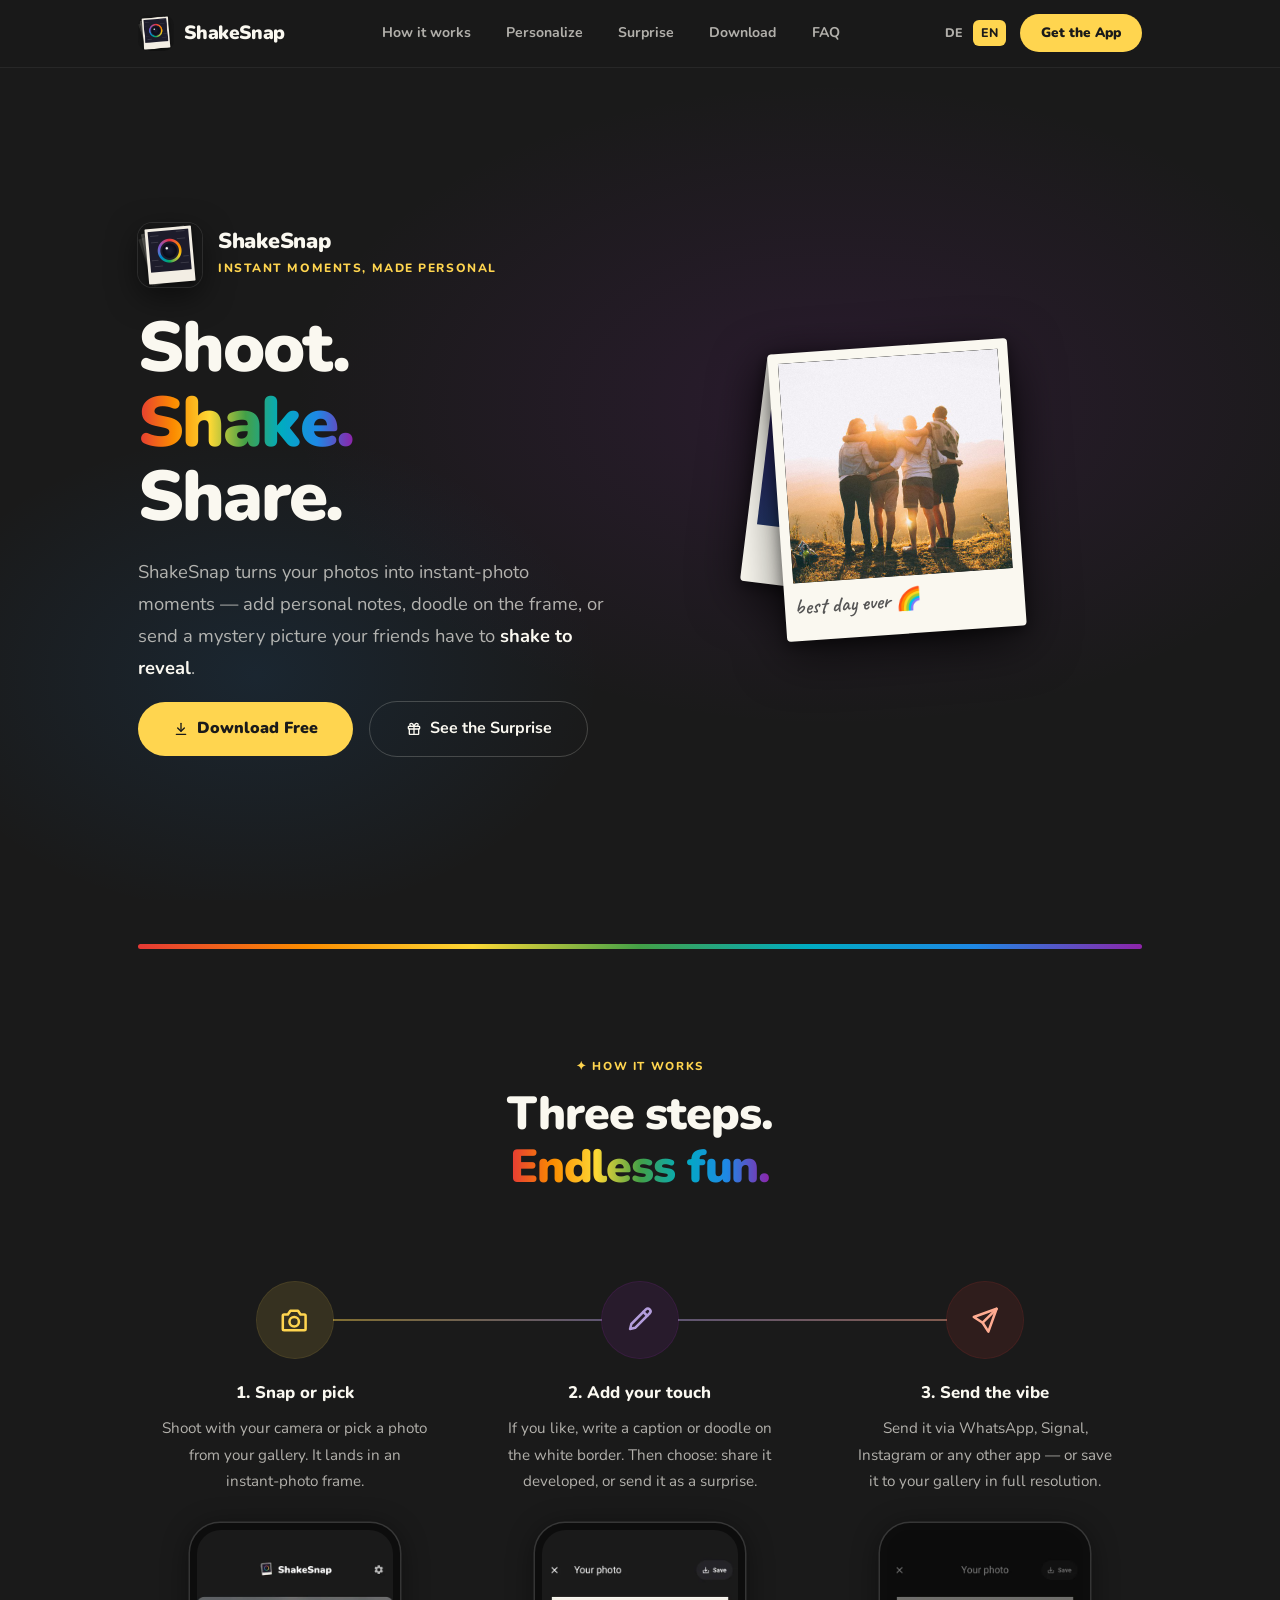
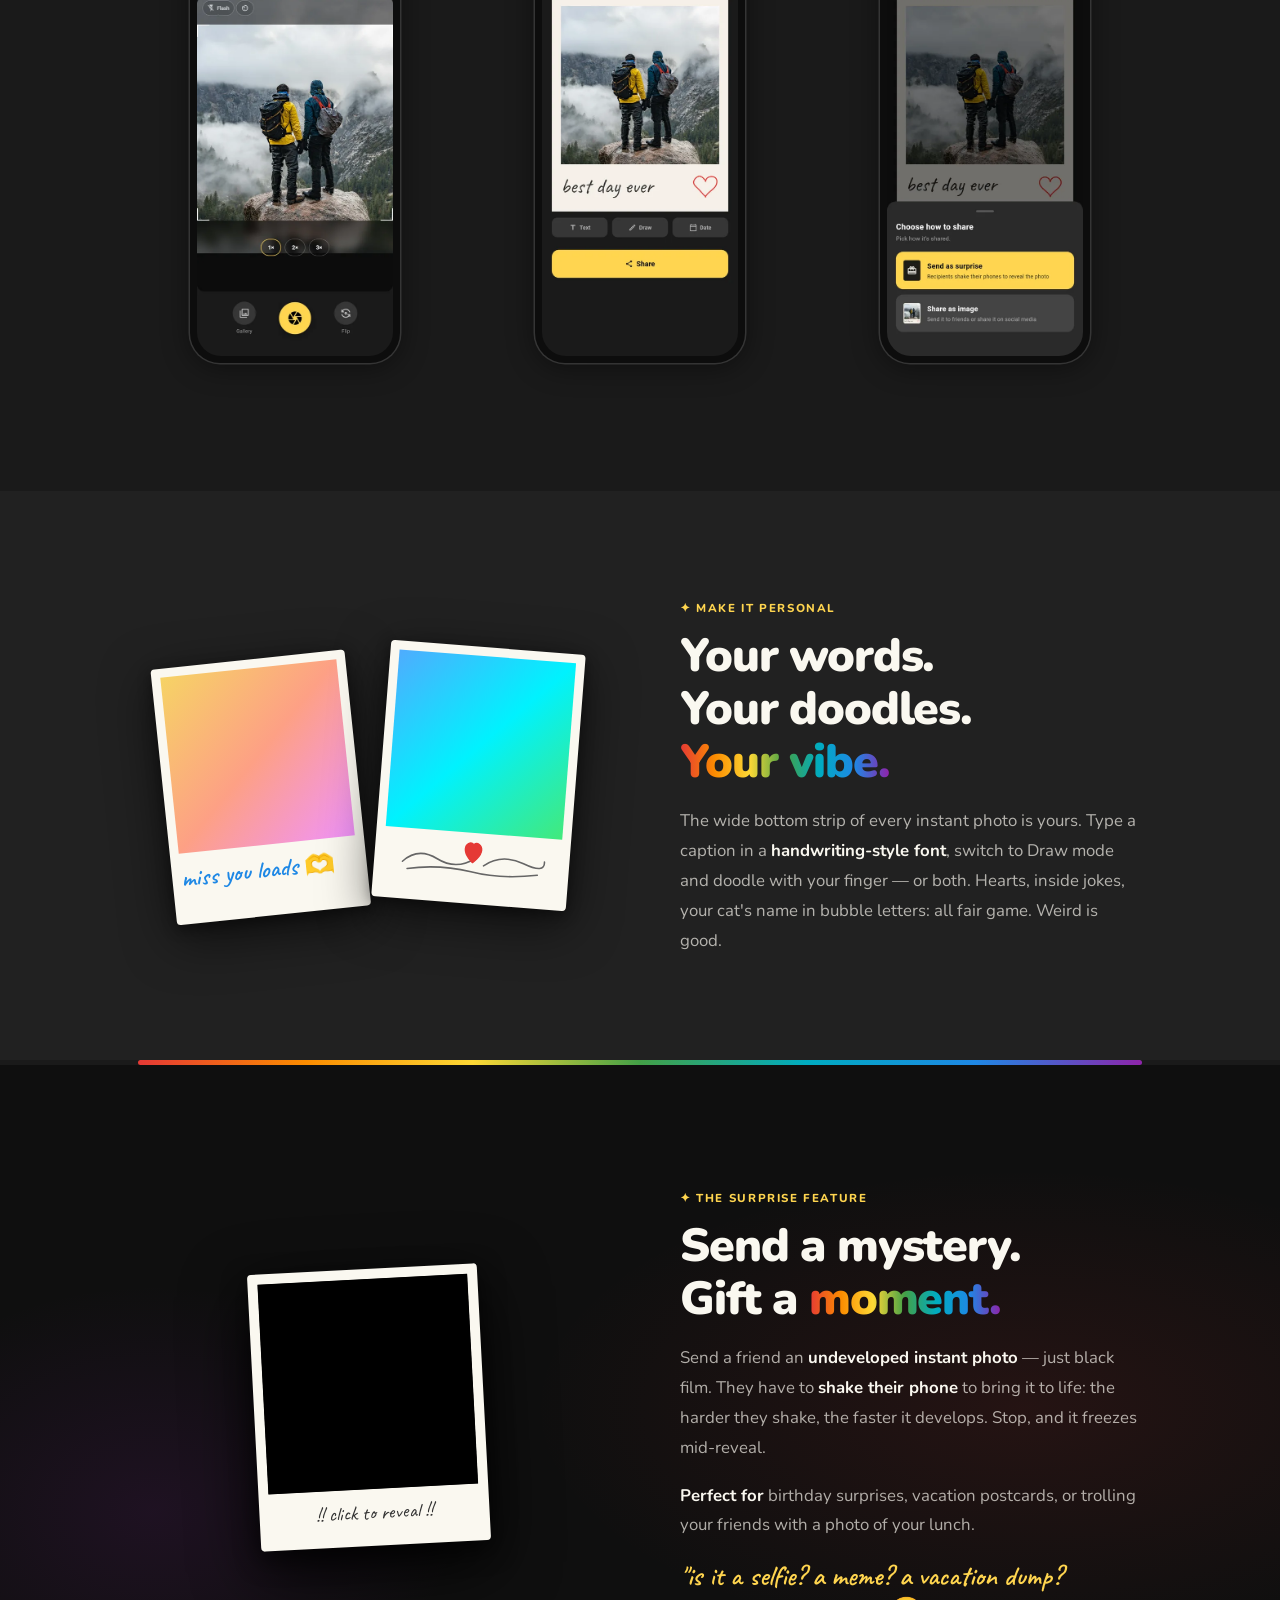
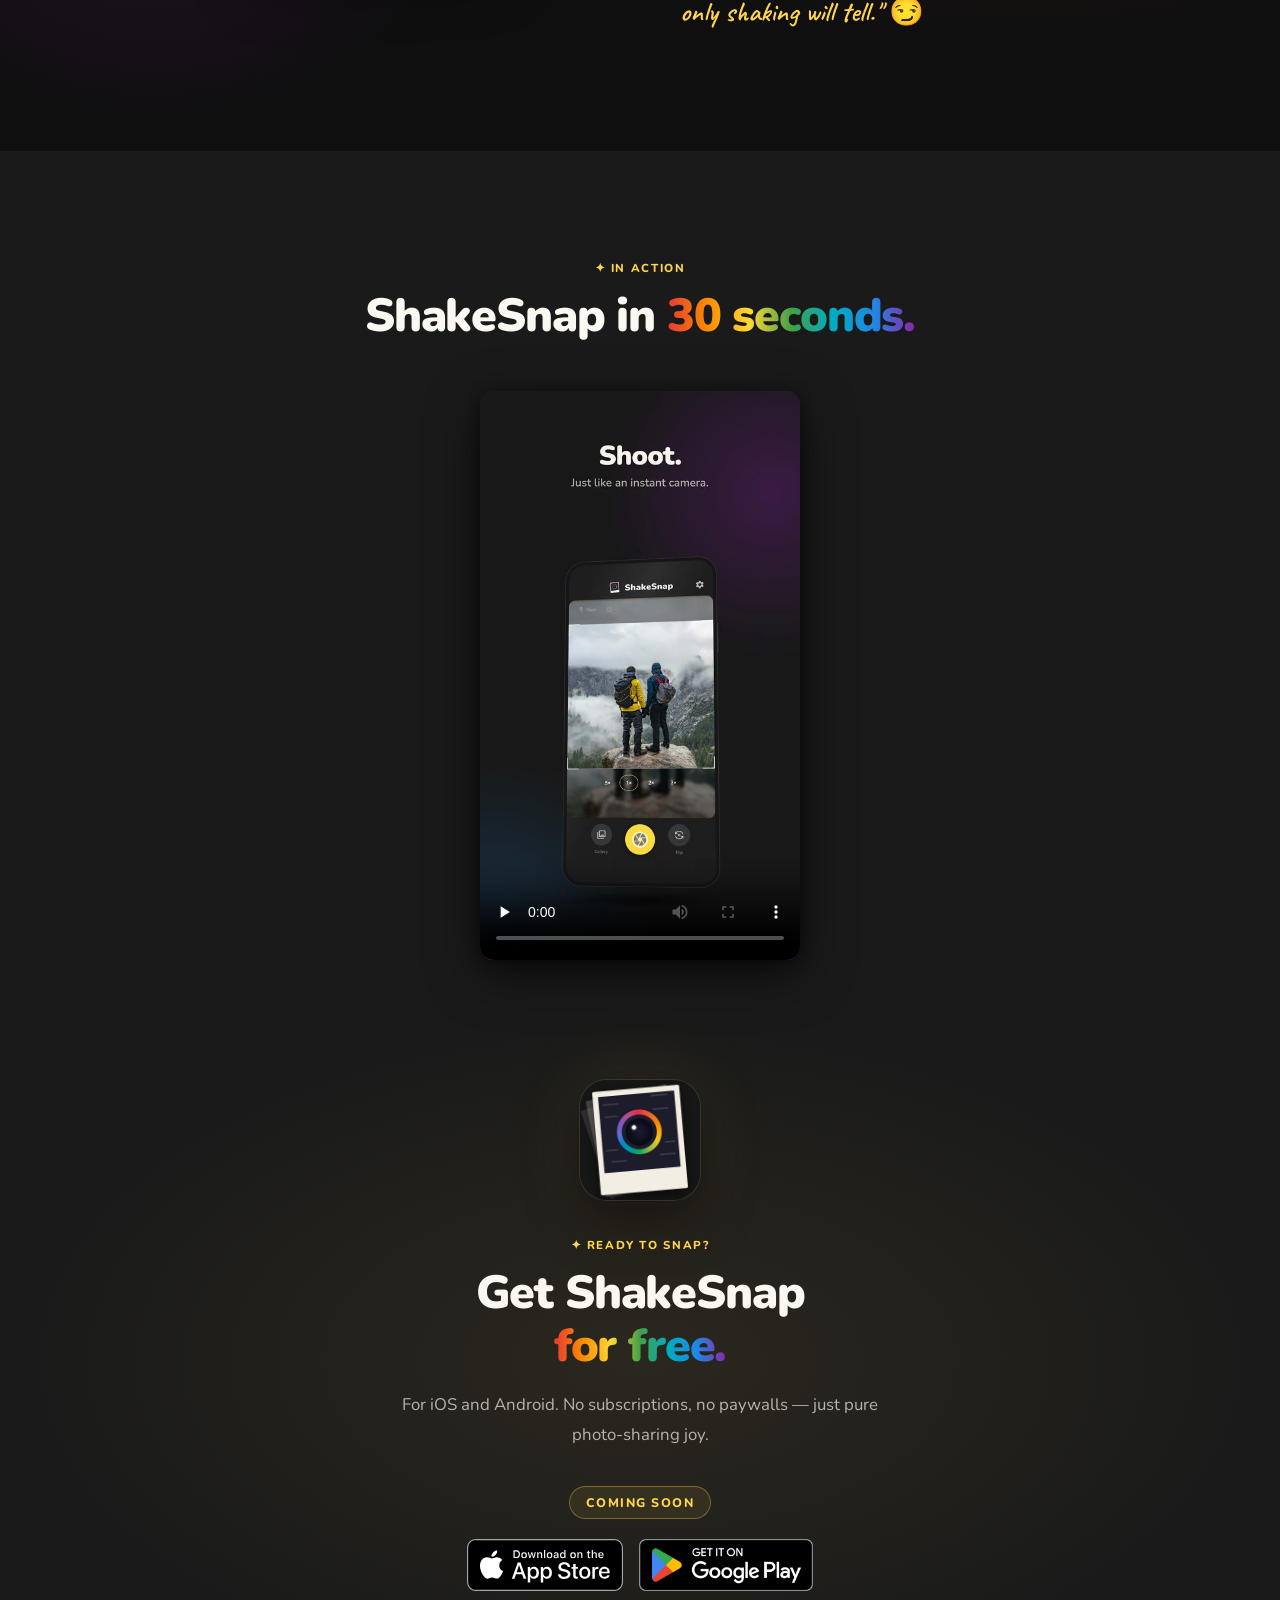
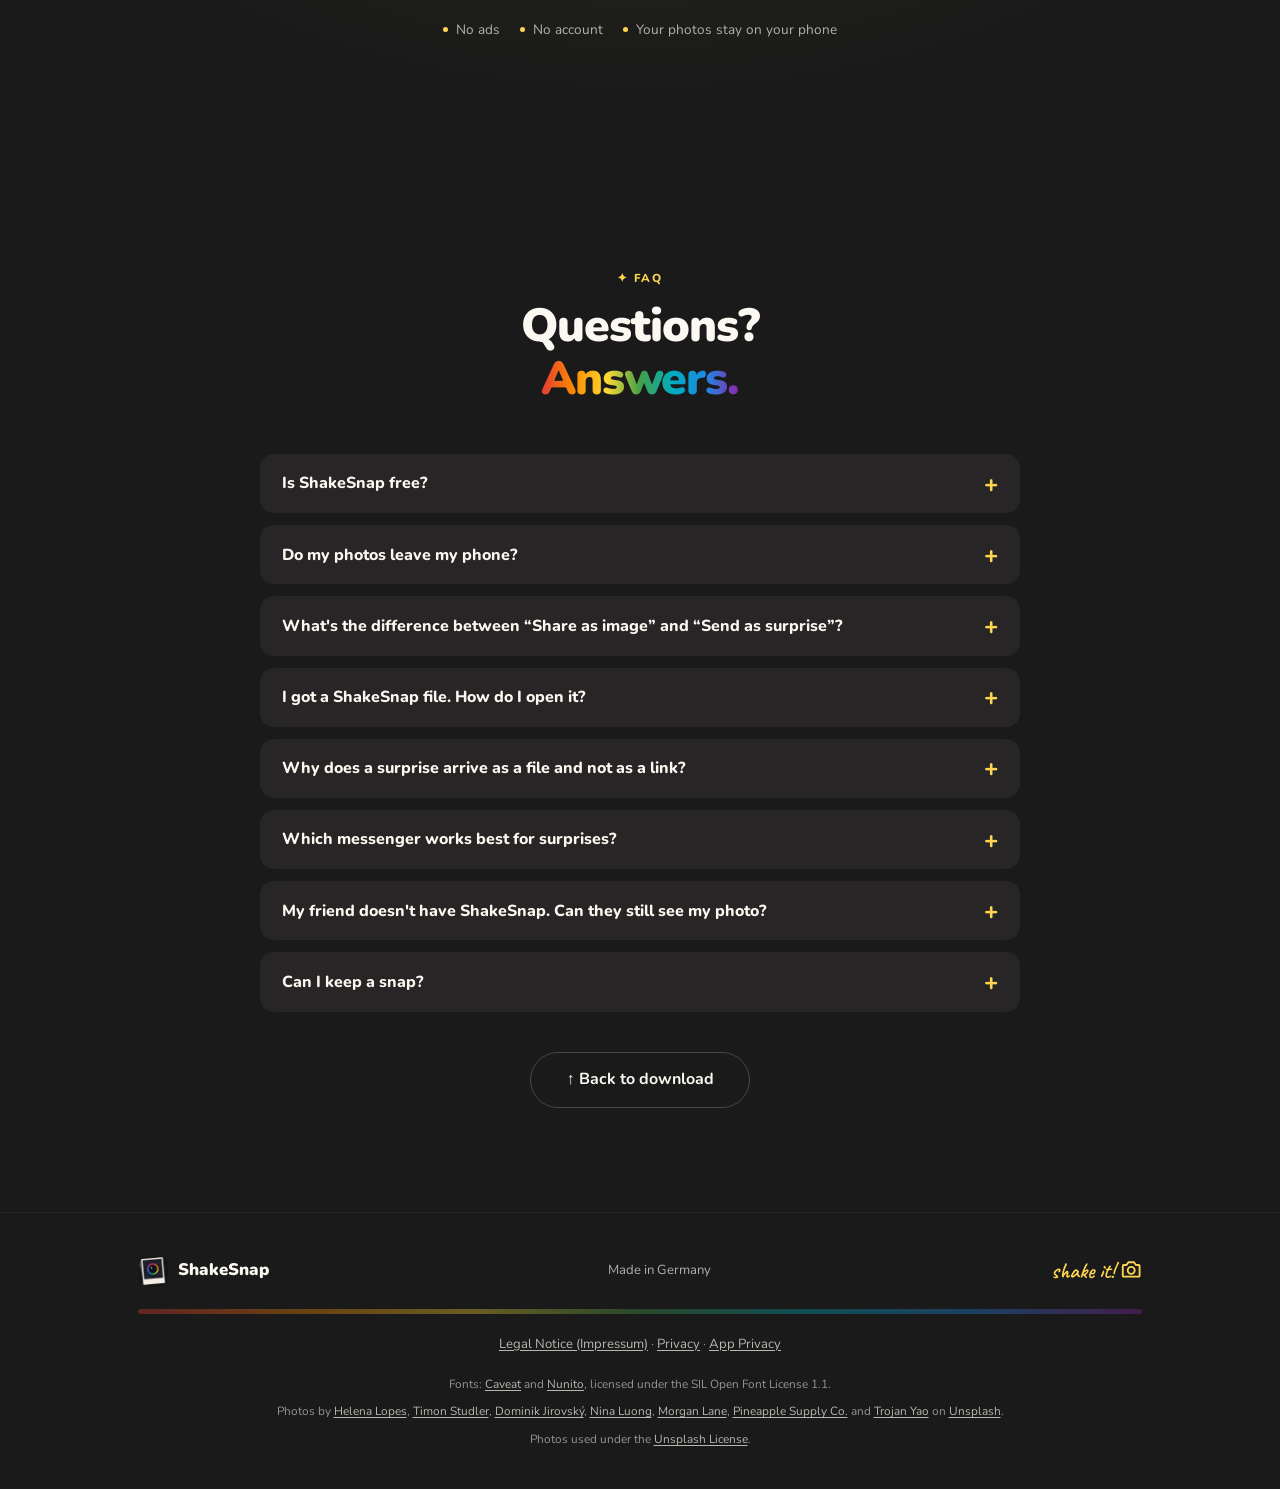
<file: image/index.html>
<!DOCTYPE html>
<html lang="en">
<head>
  <meta charset="UTF-8" />
  <meta name="viewport" content="width=device-width, initial-scale=1.0" />
  <!-- A redirect hop, not a page: keep it out of search results. -->
  <meta name="robots" content="noindex" />
  <link rel="icon" type="image/png" sizes="32x32" href="../assets/favicon-32.png" />
  <title>ShakeSnap — Instant Photos You Shake to Reveal</title>

  <!-- Link previews: messengers read these tags but never run the redirect,
       so this is what a preview card of the shared link shows. og:image must
       be an absolute URL. -->
  <meta property="og:type" content="website" />
  <meta property="og:url" content="https://www.shakesnap.app/image" />
  <meta property="og:title" content="ShakeSnap — Shoot. Shake. Share." />
  <meta property="og:description" content="Instant photos you shake to reveal. Free for iPhone and Android." />
  <meta property="og:image" content="https://www.shakesnap.app/assets/app_icon.png" />

  <!-- Without JS there is no device detection, so hand the visitor to the
       homepage's download section, which carries both store badges. -->
  <noscript><meta http-equiv="refresh" content="0; url=../index.html#download" /></noscript>

  <!-- Redirects to the visitor's store; see the comments in get-app.js. -->
  <script src="../assets/get-app.js" data-source="image"></script>

  <style>
    :root {
      --bg:    #1a1a1a;
      --text:  #faf8f0;
      --muted: rgba(250, 248, 240, 0.55);
    }
    * { box-sizing: border-box; margin: 0; padding: 0; }
    body {
      min-height: 100dvh;
      display: grid;
      place-items: center;
      padding: 2rem 1rem;
      background: var(--bg);
      color: var(--text);
      font-family: system-ui, sans-serif;
      text-align: center;
    }
    img.icon { width: 72px; height: 72px; border-radius: 18px; margin: 0 auto 1rem; }
    h1 { font-size: 1.4rem; margin-bottom: .4rem; }
    p  { color: var(--muted); margin-bottom: 1.5rem; }
    a  { color: var(--text); }
    .legal { margin: 2.5rem 0 0; font-size: .8rem; }
    .legal a { color: var(--muted); }
  </style>
</head>
<body>
  <!-- Normally never seen: only if a redirect is blocked or slow. -->
  <main>
    <img class="icon" src="../assets/app_icon.png" alt="" />
    <h1>Get ShakeSnap</h1>
    <p>Taking you to the store…</p>
    <a href="../index.html#download">Continue to the download page →</a>
    <p class="legal"><a href="../legal-notice.html">Legal Notice (Impressum)</a></p>
  </main>
</body>
</html>
</file>
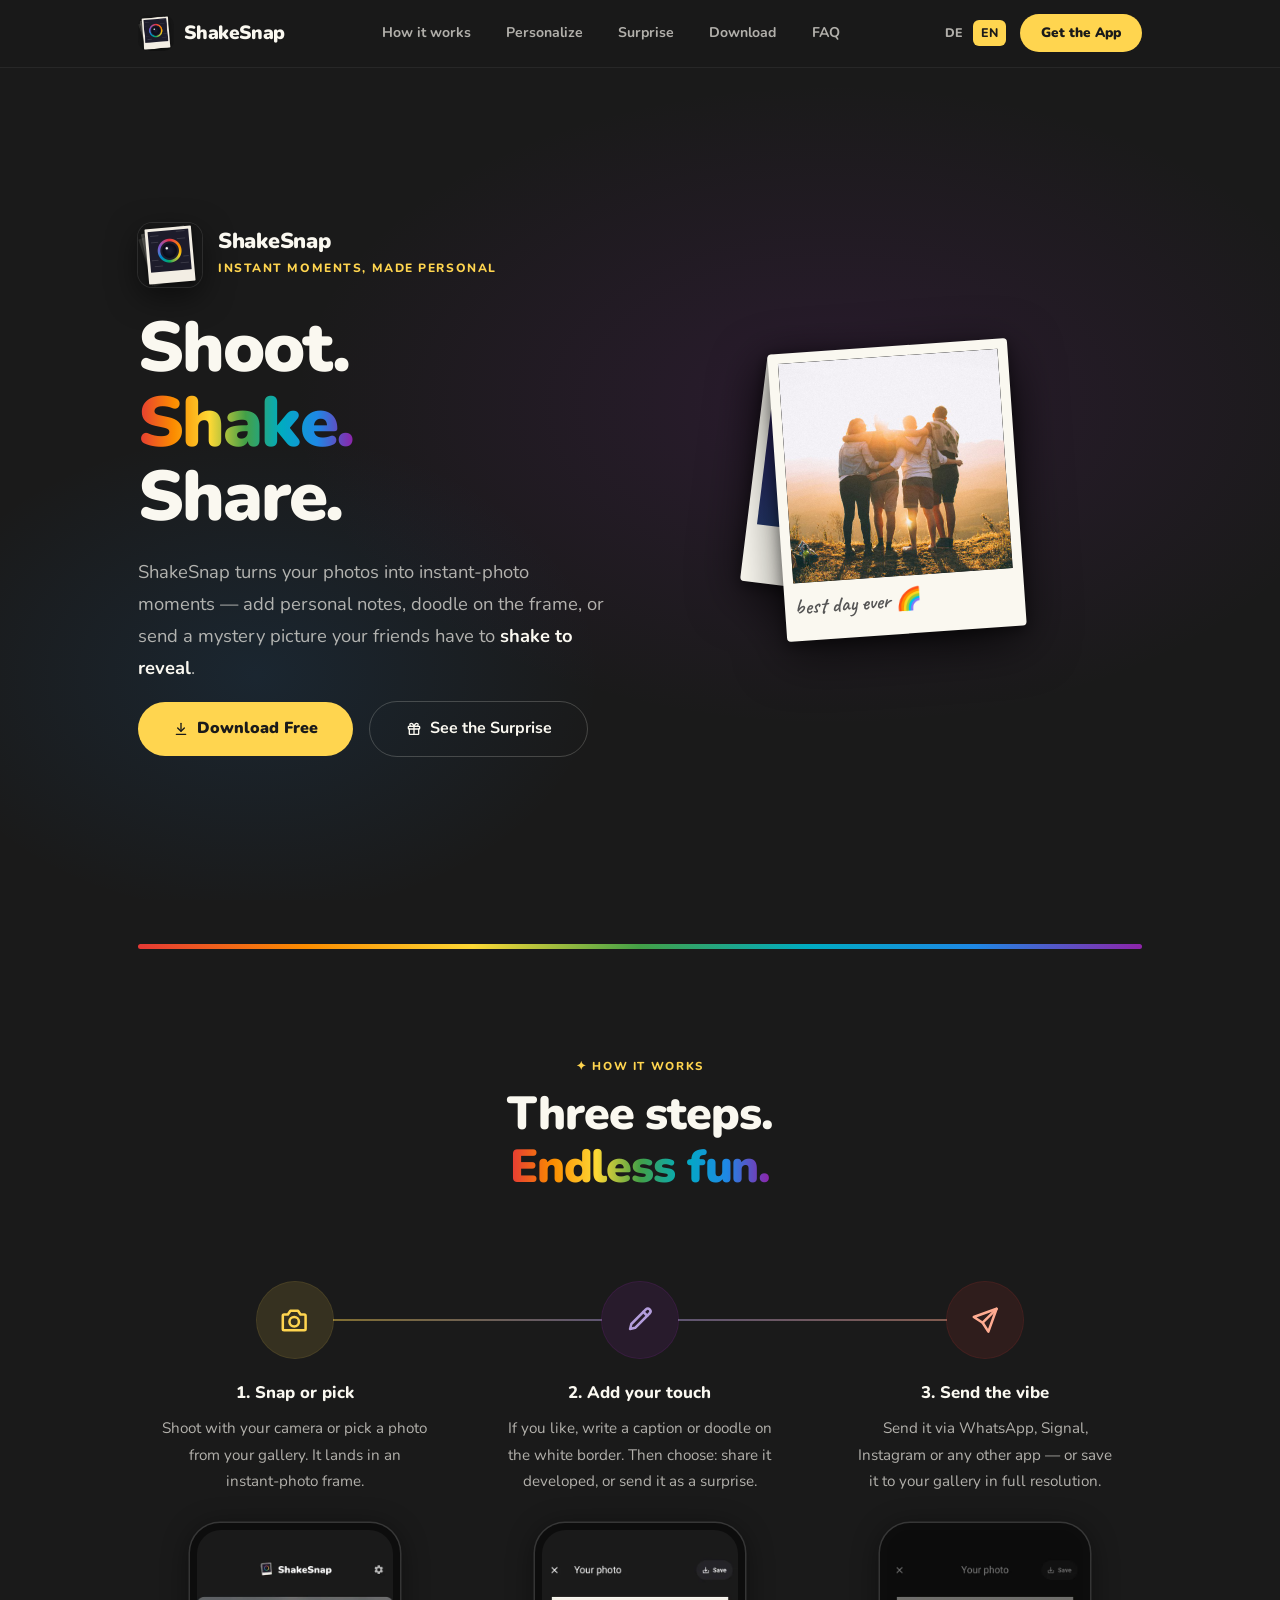
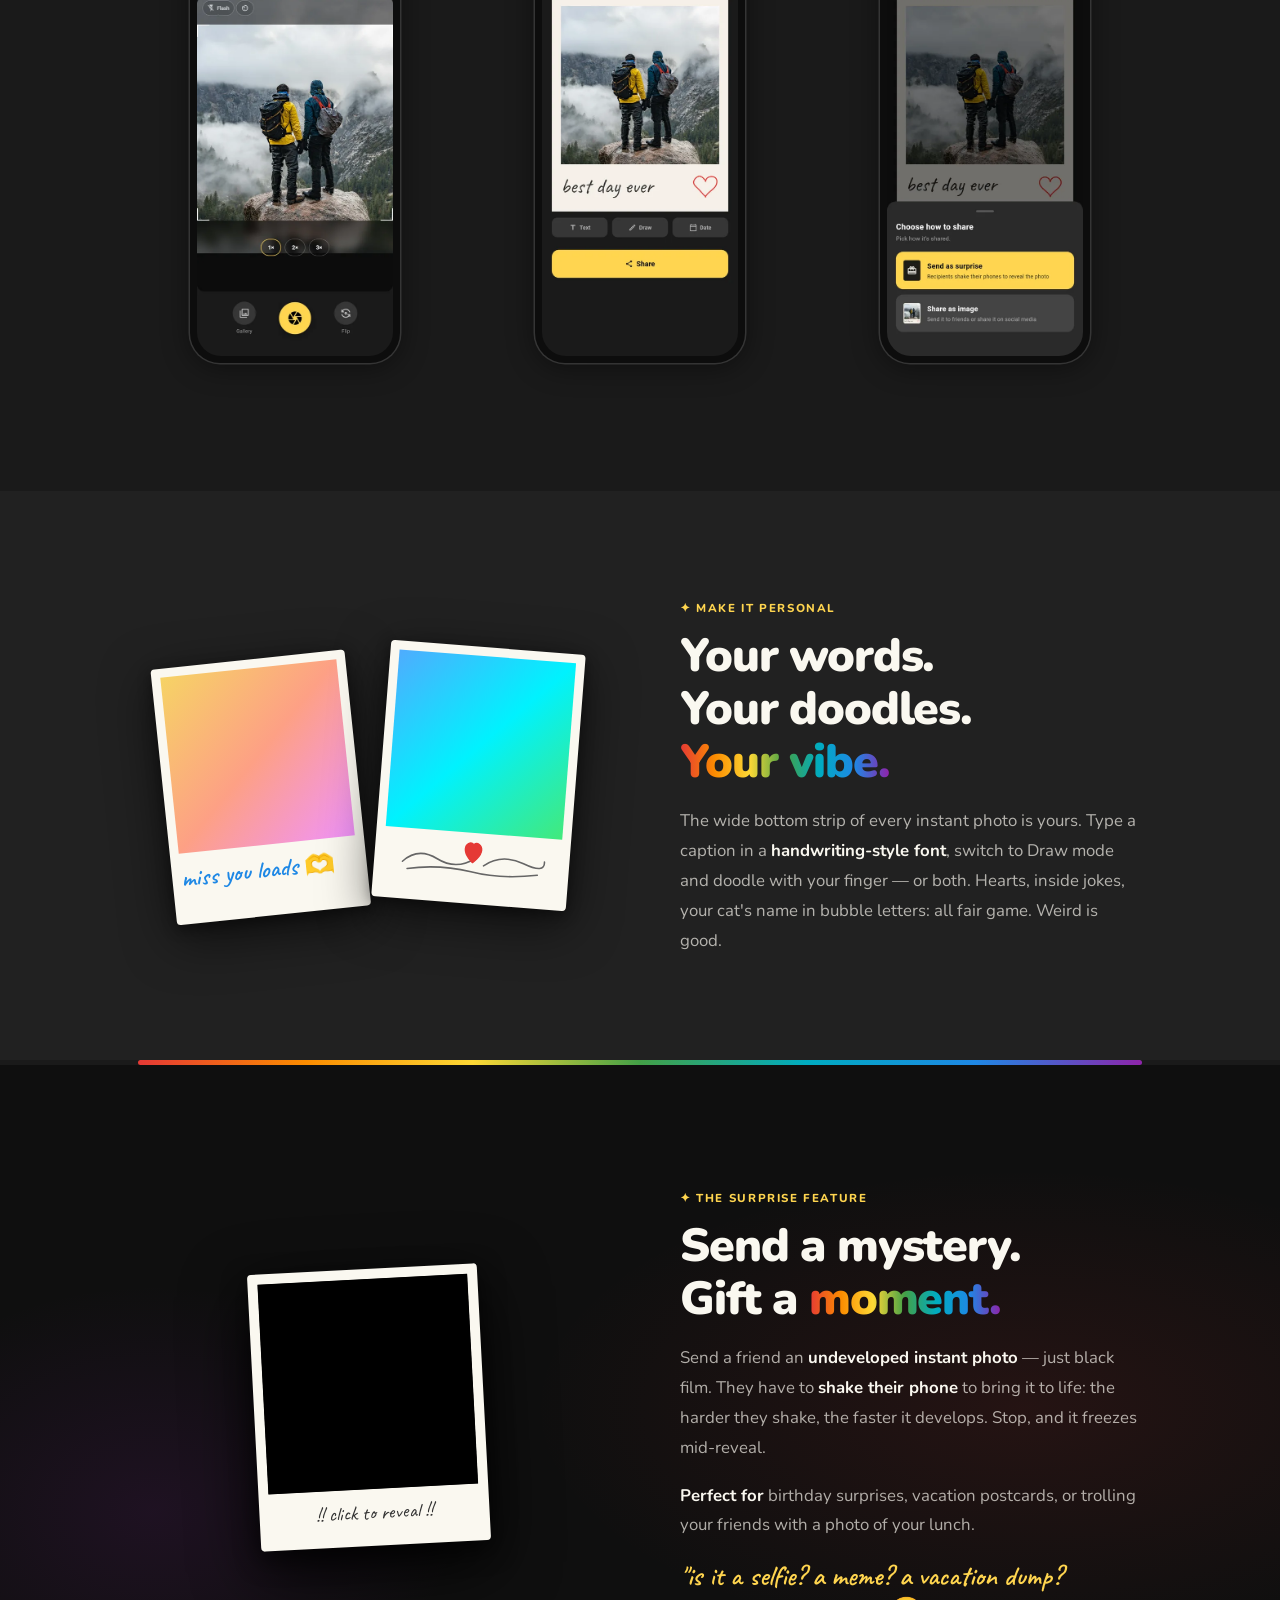
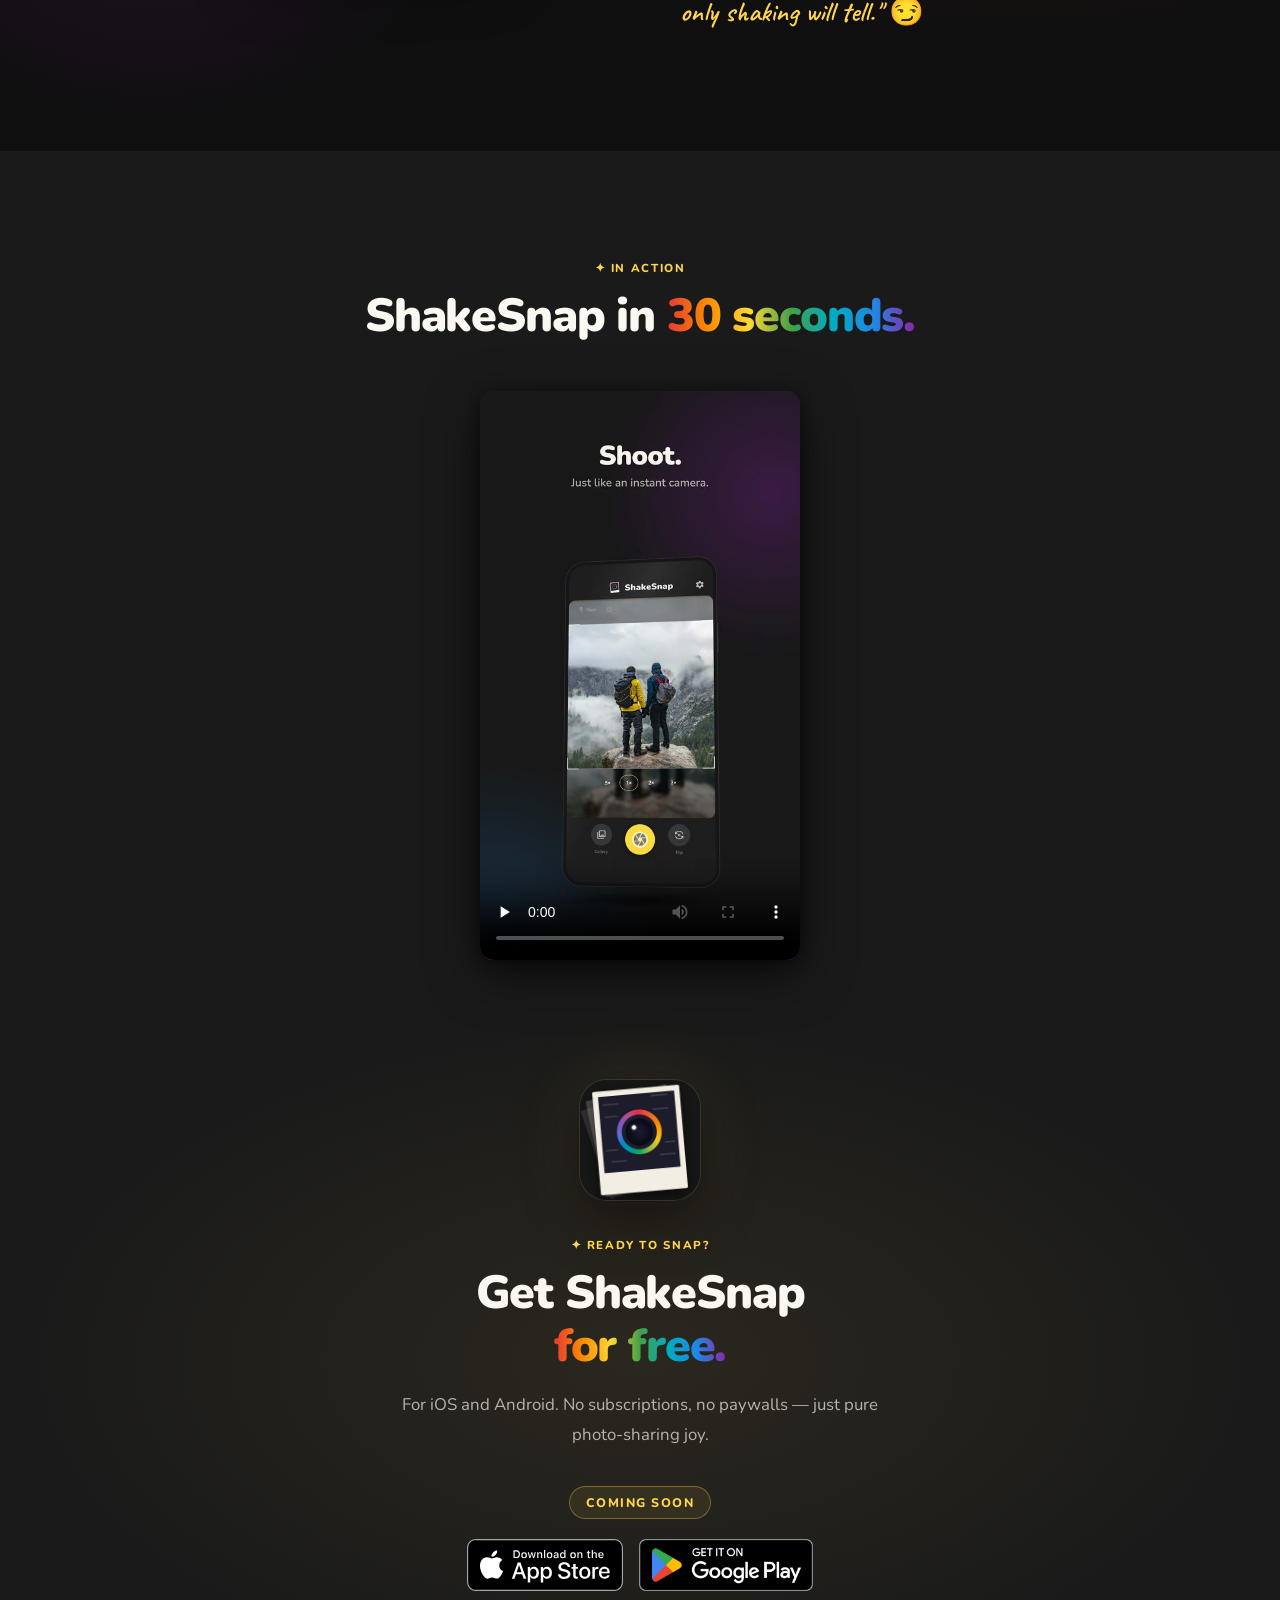
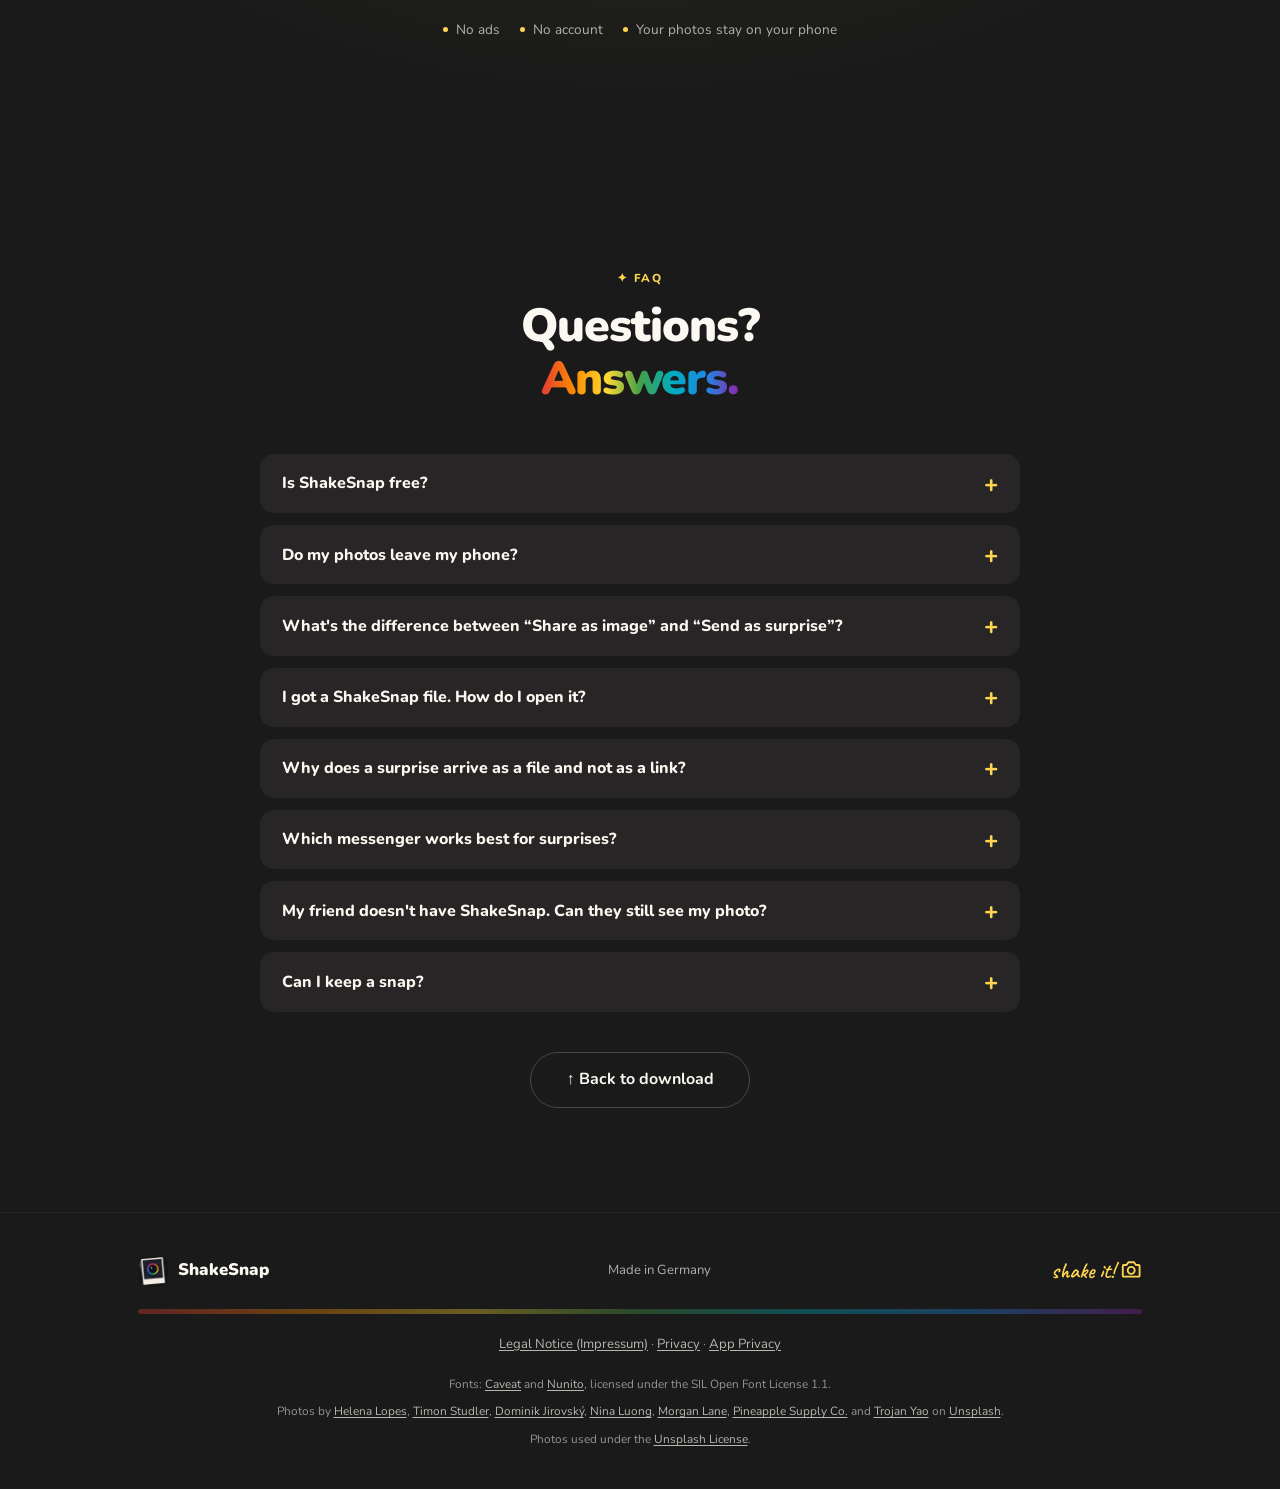
<file: surprise/index.html>
<!DOCTYPE html>
<html lang="en">
<head>
  <meta charset="UTF-8" />
  <meta name="viewport" content="width=device-width, initial-scale=1.0" />
  <!-- A redirect hop, not a page: keep it out of search results. -->
  <meta name="robots" content="noindex" />
  <link rel="icon" type="image/png" sizes="32x32" href="../assets/favicon-32.png" />
  <title>ShakeSnap — Instant Photos You Shake to Reveal</title>

  <!-- Link previews: messengers read these tags but never run the redirect,
       so this is what a preview card of the shared link shows. og:image must
       be an absolute URL. -->
  <meta property="og:type" content="website" />
  <meta property="og:url" content="https://www.shakesnap.app/surprise" />
  <meta property="og:title" content="ShakeSnap — Shoot. Shake. Share." />
  <meta property="og:description" content="Instant photos you shake to reveal. Free for iPhone and Android." />
  <meta property="og:image" content="https://www.shakesnap.app/assets/app_icon.png" />

  <!-- Without JS there is no device detection, so hand the visitor to the
       homepage's download section, which carries both store badges. -->
  <noscript><meta http-equiv="refresh" content="0; url=../index.html#download" /></noscript>

  <!-- Redirects to the visitor's store; see the comments in get-app.js. -->
  <script src="../assets/get-app.js" data-source="surprise"></script>

  <style>
    :root {
      --bg:    #1a1a1a;
      --text:  #faf8f0;
      --muted: rgba(250, 248, 240, 0.55);
    }
    * { box-sizing: border-box; margin: 0; padding: 0; }
    body {
      min-height: 100dvh;
      display: grid;
      place-items: center;
      padding: 2rem 1rem;
      background: var(--bg);
      color: var(--text);
      font-family: system-ui, sans-serif;
      text-align: center;
    }
    img.icon { width: 72px; height: 72px; border-radius: 18px; margin: 0 auto 1rem; }
    h1 { font-size: 1.4rem; margin-bottom: .4rem; }
    p  { color: var(--muted); margin-bottom: 1.5rem; }
    a  { color: var(--text); }
    .legal { margin: 2.5rem 0 0; font-size: .8rem; }
    .legal a { color: var(--muted); }
  </style>
</head>
<body>
  <!-- Normally never seen: only if a redirect is blocked or slow. -->
  <main>
    <img class="icon" src="../assets/app_icon.png" alt="" />
    <h1>Get ShakeSnap</h1>
    <p>Taking you to the store…</p>
    <a href="../index.html#download">Continue to the download page →</a>
    <p class="legal"><a href="../legal-notice.html">Legal Notice (Impressum)</a></p>
  </main>
</body>
</html>
</file>
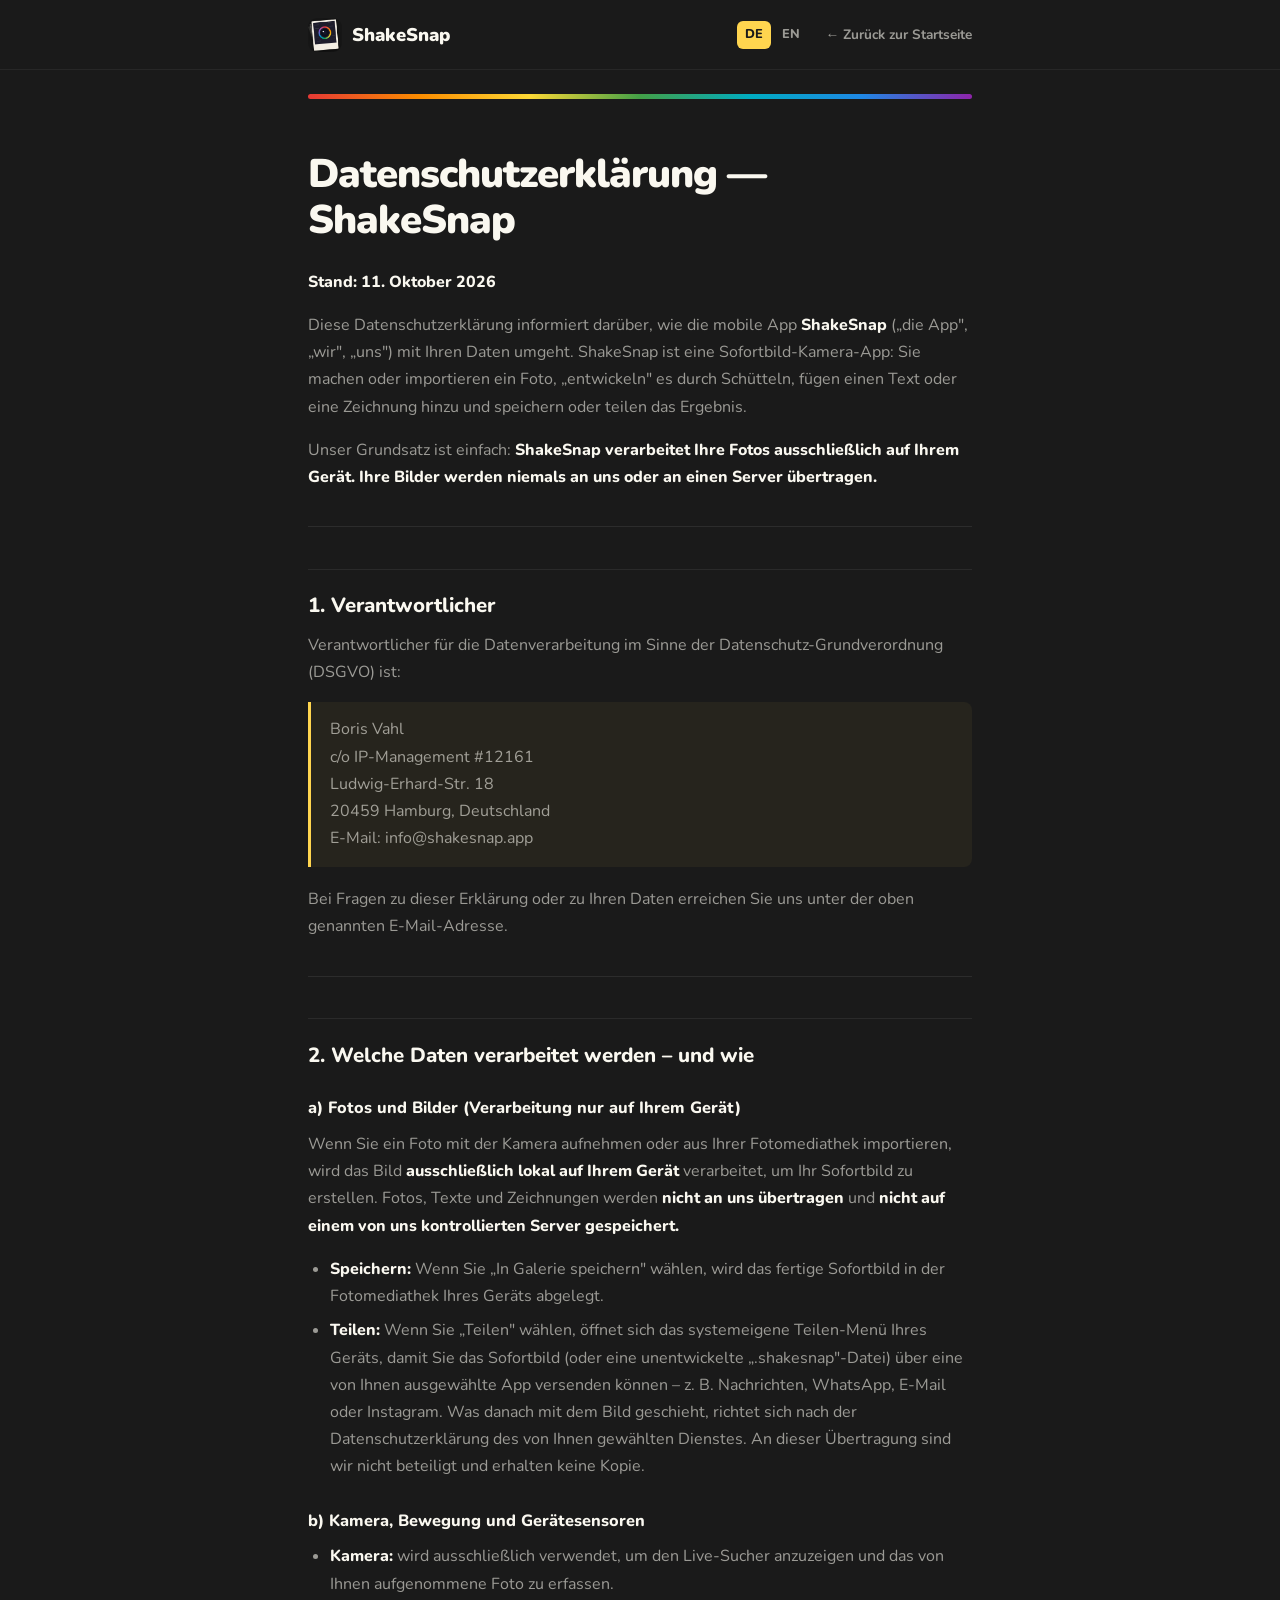
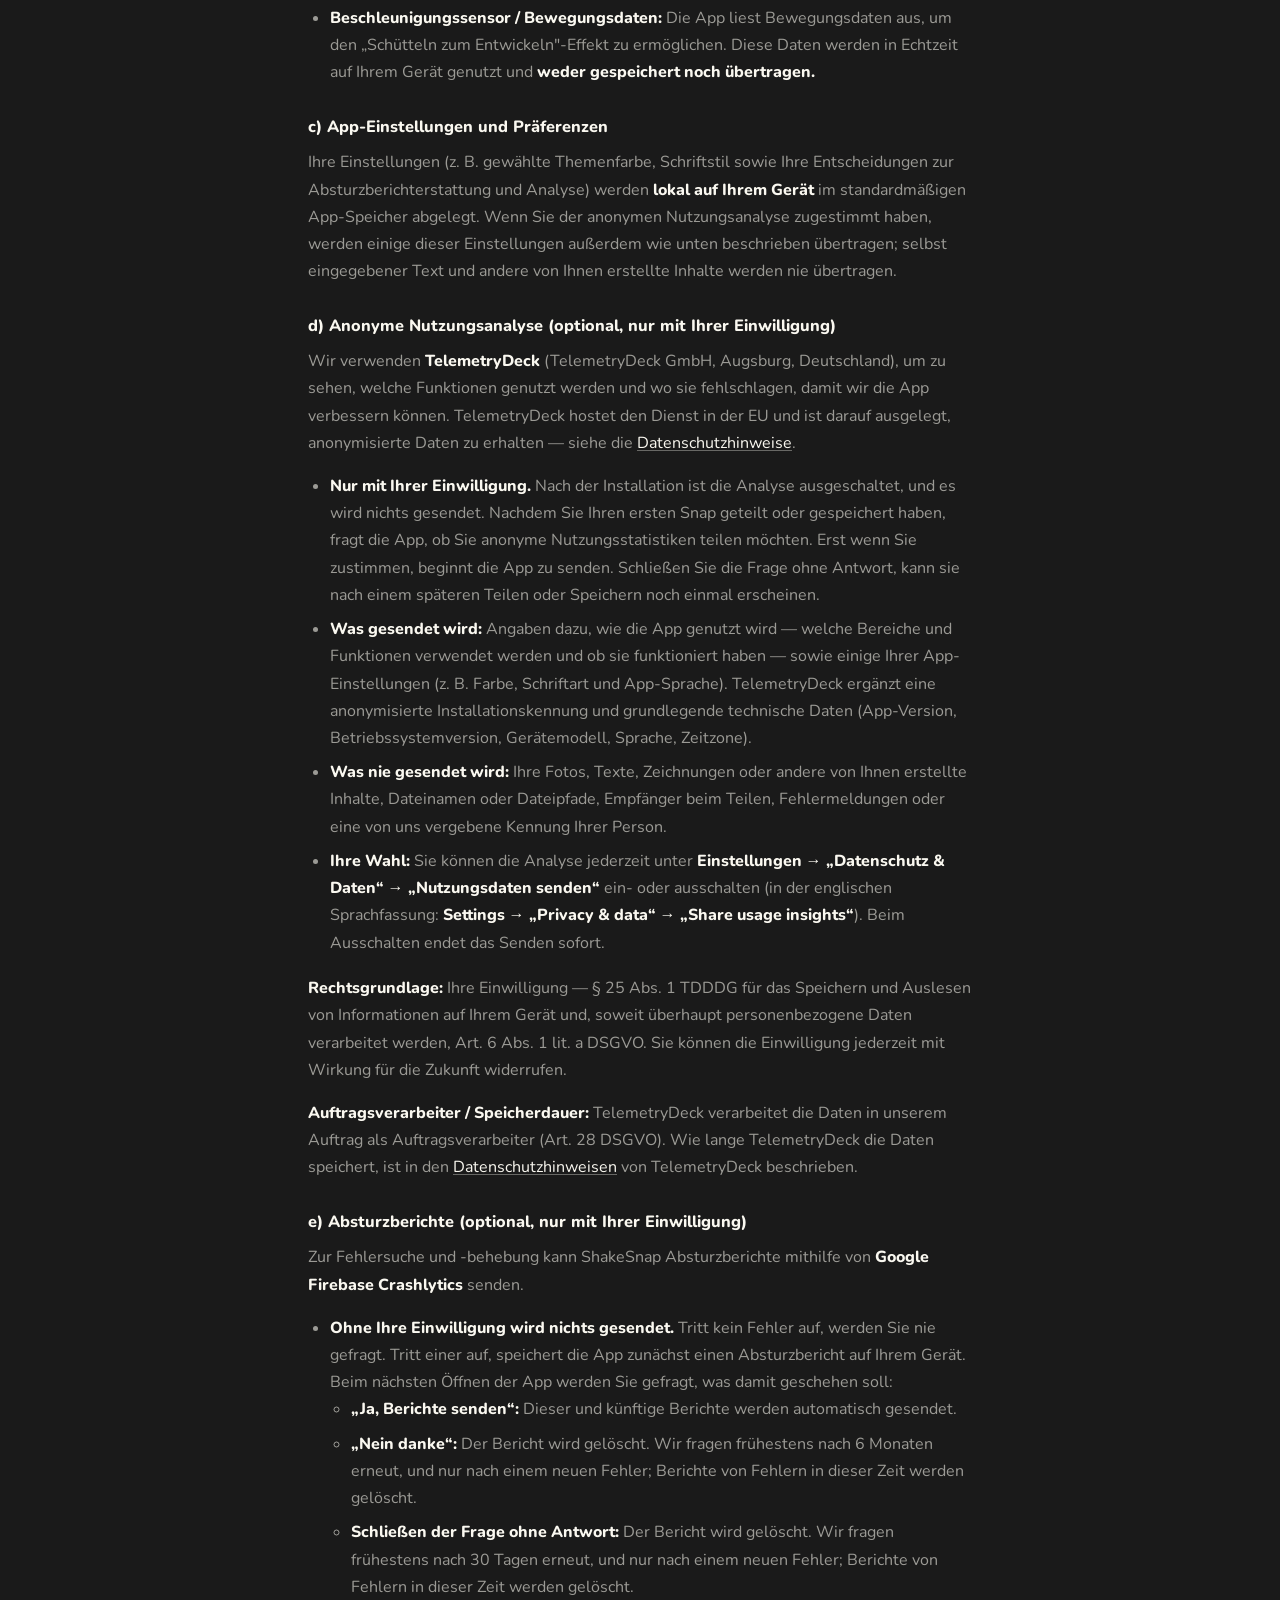
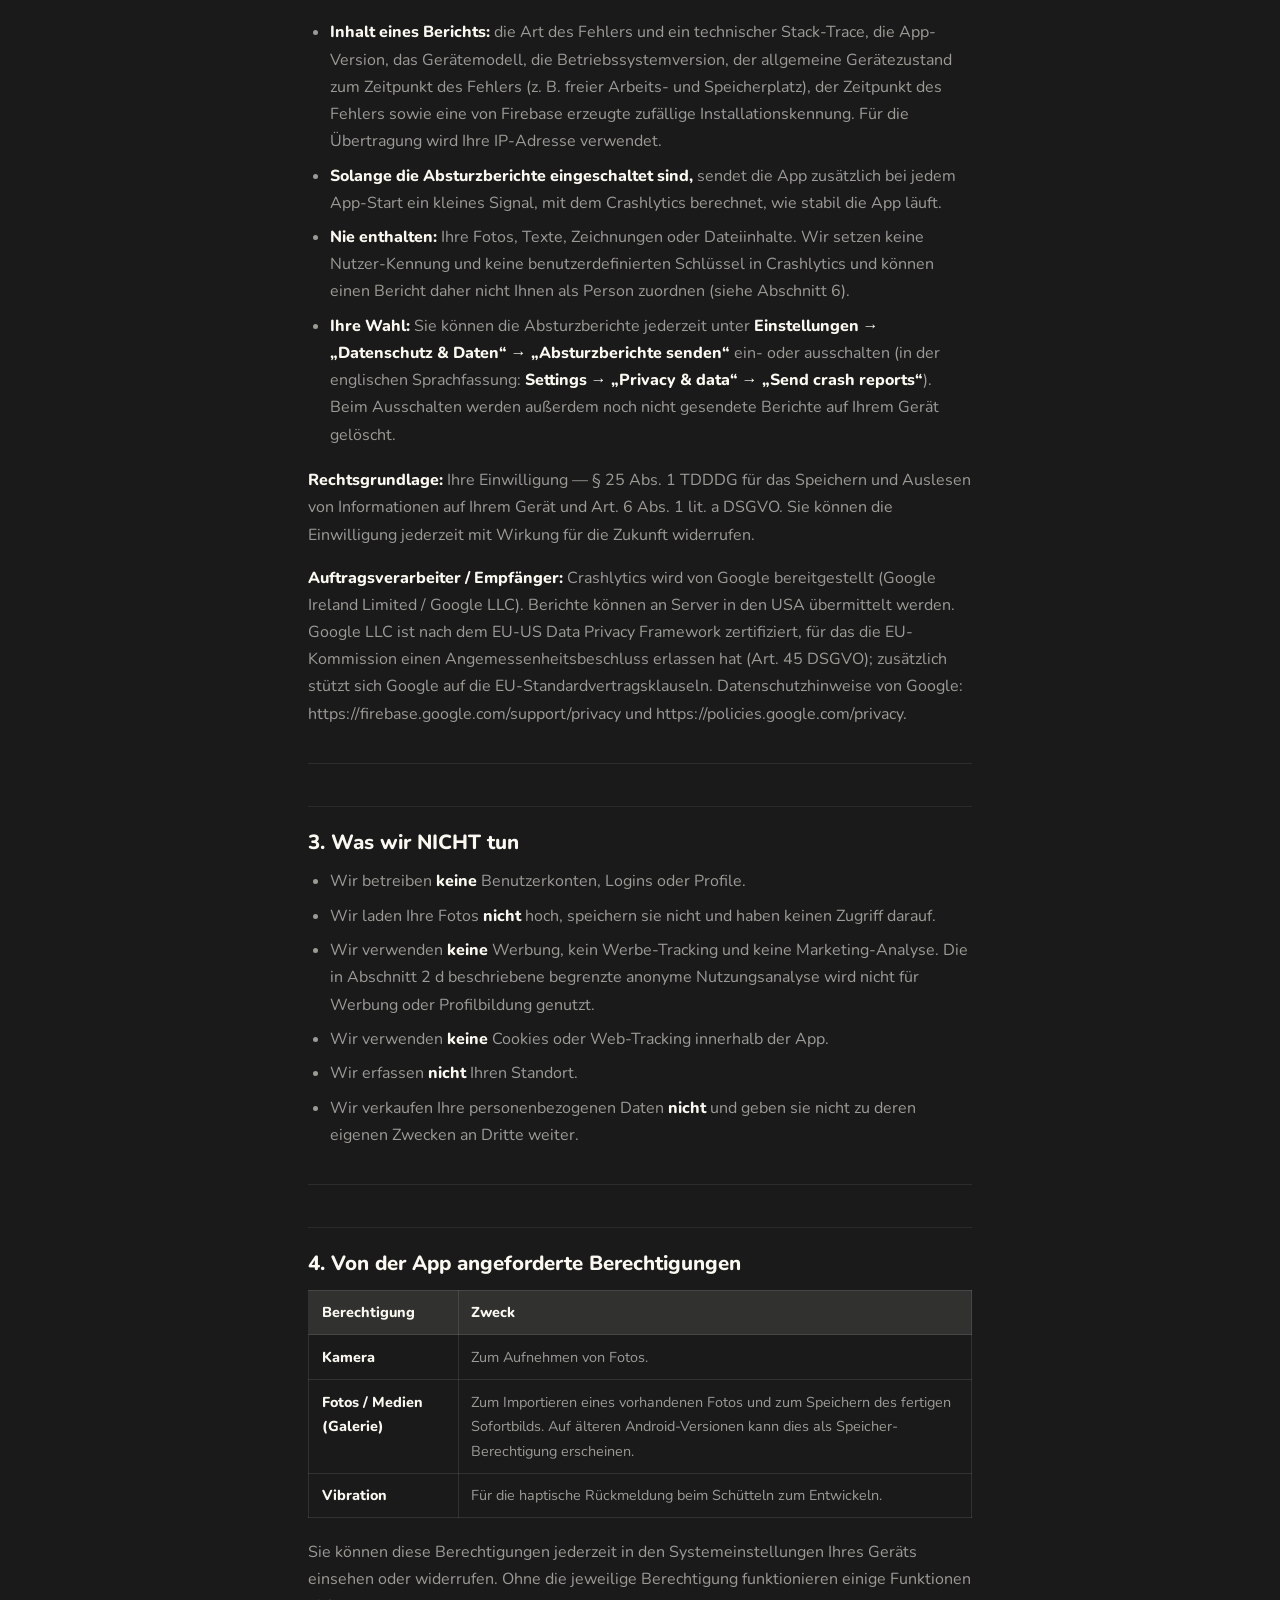
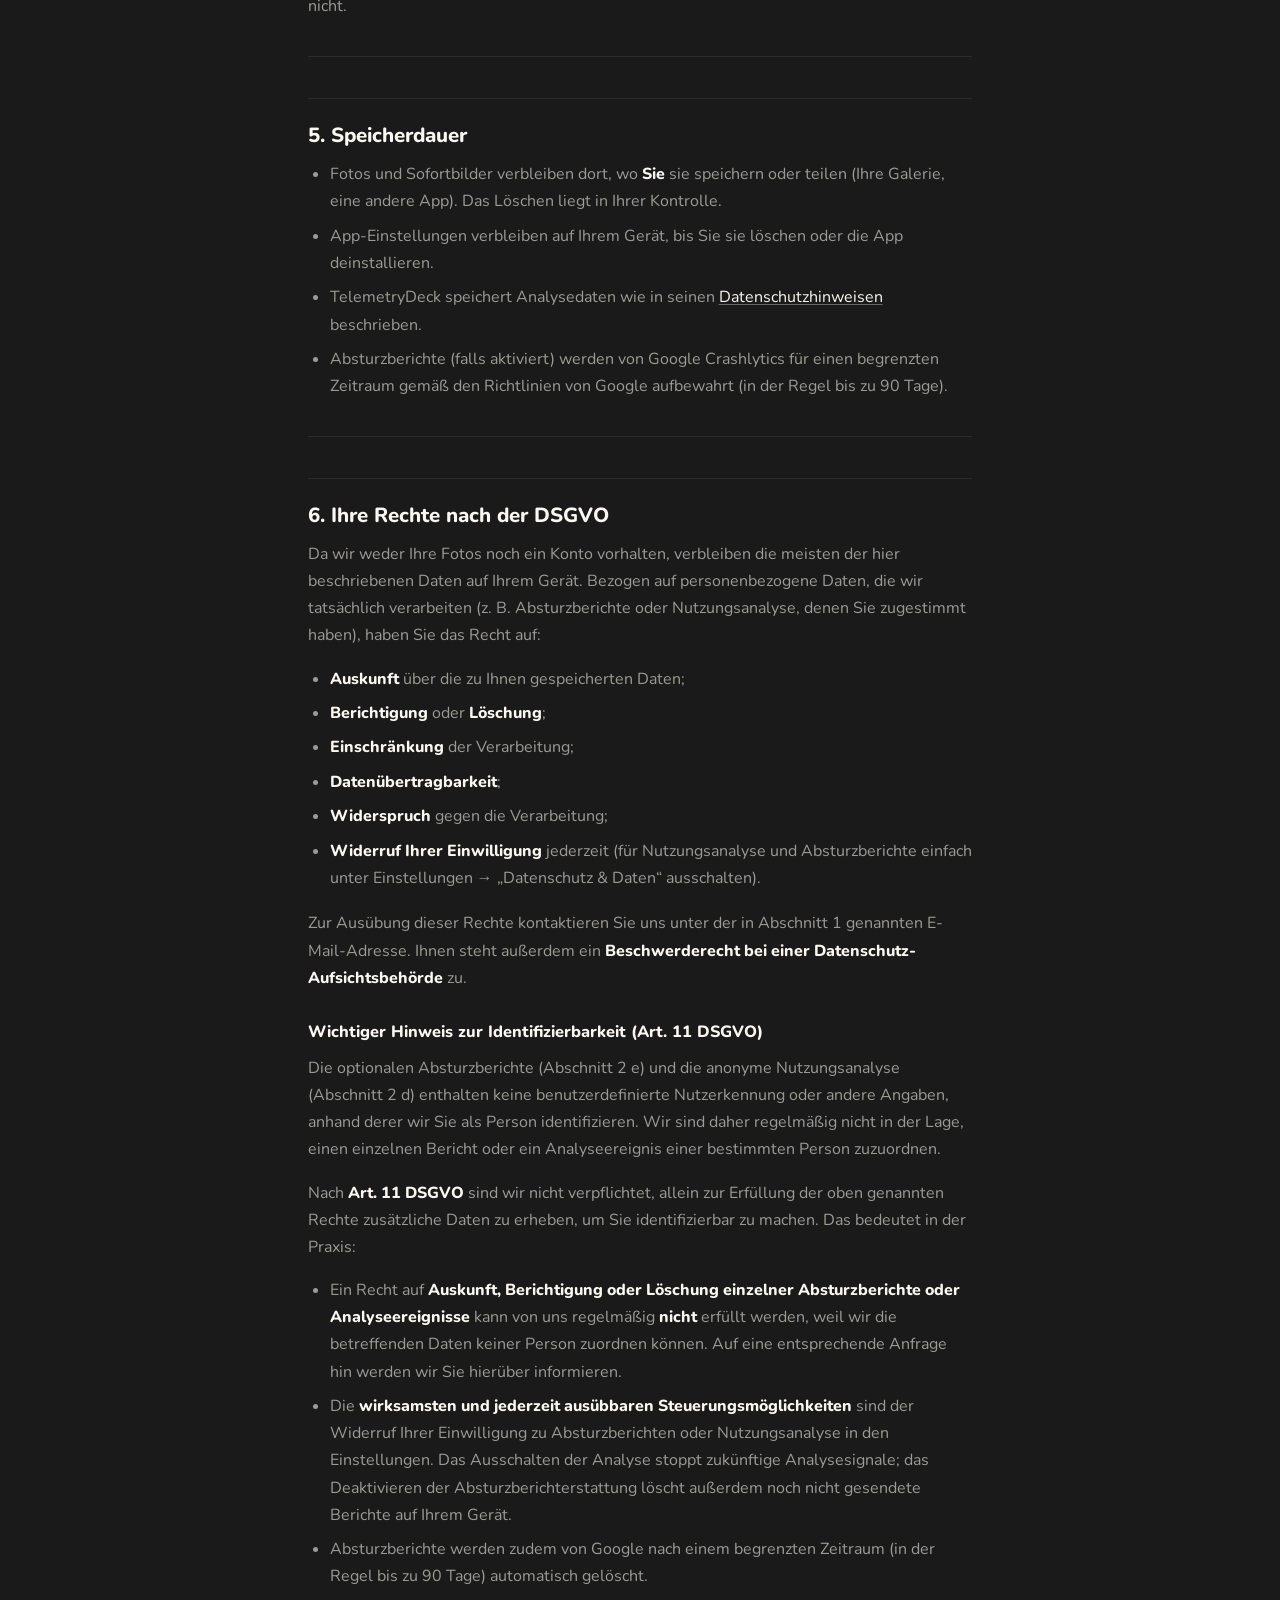
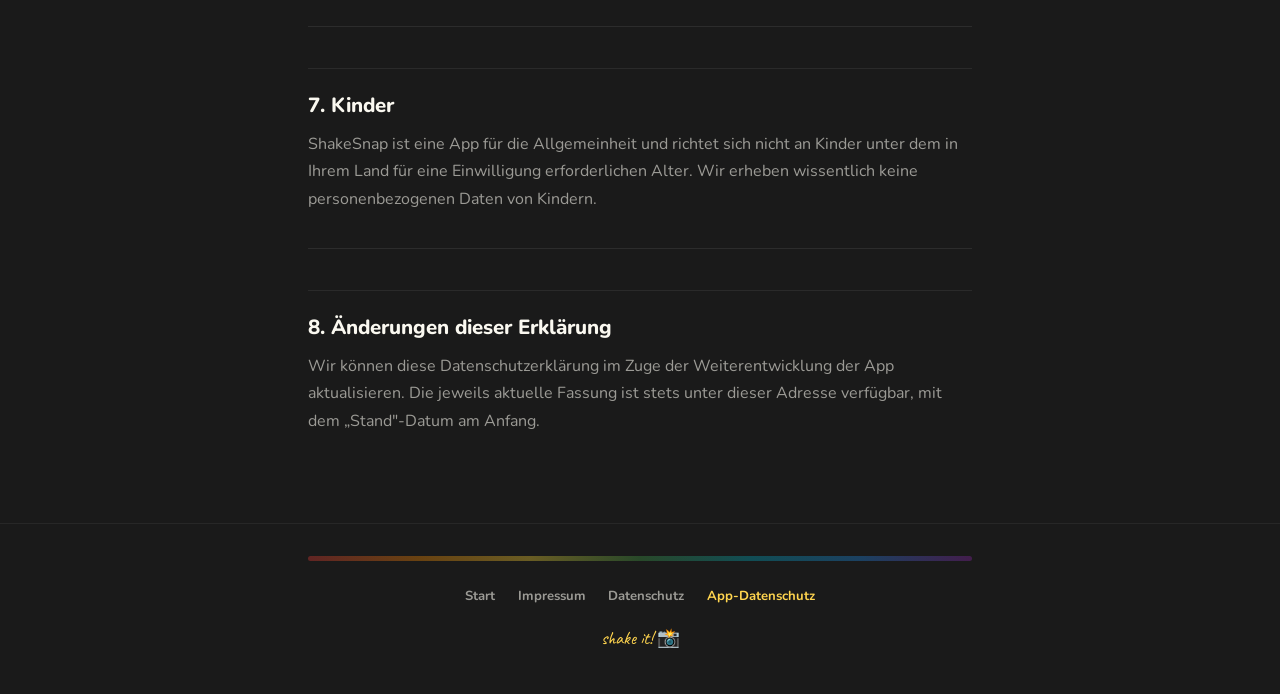
<file: app-privacy-de.html>
<!DOCTYPE html>
<html lang="de">
<head>
  <meta charset="UTF-8" />
  <meta name="viewport" content="width=device-width, initial-scale=1.0" />
  <link rel="icon" type="image/png" sizes="32x32" href="assets/favicon-32.png" />
  <title>Datenschutzerklärung der App — ShakeSnap</title>
  <meta name="robots" content="index, follow" />
  <link rel="stylesheet" href="assets/legal.css" />
</head>
<body>

  <header class="page-head">
    <div class="container head-inner">
      <a href="de/index.html" class="brand">
        <img src="assets/app_icon.png" alt="" />
        ShakeSnap
      </a>
      <div class="head-actions">
        <nav class="lang-switch" aria-label="Language"><span aria-current="true">DE</span> <a href="app-privacy-en.html" hreflang="en" lang="en">EN</a></nav>
        <a href="de/index.html" class="back-link">&larr; Zurück zur Startseite</a>
      </div>
    </div>
  </header>

  <div class="container" style="padding-top:1.5rem;">
    <div class="rainbow-bar"></div>
  </div>

  <main>
    <div class="container">
      <h1>Datenschutzerklärung — ShakeSnap</h1>
      <p><strong>Stand: 11. Oktober 2026</strong></p>
      <p>Diese Datenschutzerklärung informiert darüber, wie die mobile App <strong>ShakeSnap</strong> („die App", „wir", „uns") mit Ihren Daten umgeht. ShakeSnap ist eine Sofortbild-Kamera-App: Sie machen oder importieren ein Foto, „entwickeln" es durch Schütteln, fügen einen Text oder eine Zeichnung hinzu und speichern oder teilen das Ergebnis.</p>
      <p>Unser Grundsatz ist einfach: <strong>ShakeSnap verarbeitet Ihre Fotos ausschließlich auf Ihrem Gerät. Ihre Bilder werden niemals an uns oder an einen Server übertragen.</strong></p>
      <hr>
      <h2>1. Verantwortlicher</h2>
      <p>Verantwortlicher für die Datenverarbeitung im Sinne der Datenschutz-Grundverordnung (DSGVO) ist:</p>
      <blockquote>
      <p>Boris Vahl<br>
      c/o IP-Management #12161<br>
      Ludwig-Erhard-Str. 18<br>
      20459 Hamburg, Deutschland<br>
      E-Mail: info@shakesnap.app</p>
      </blockquote>
      <p>Bei Fragen zu dieser Erklärung oder zu Ihren Daten erreichen Sie uns unter der oben genannten E-Mail-Adresse.</p>
      <hr>
      <h2>2. Welche Daten verarbeitet werden – und wie</h2>
      <h3>a) Fotos und Bilder (Verarbeitung nur auf Ihrem Gerät)</h3>
      <p>Wenn Sie ein Foto mit der Kamera aufnehmen oder aus Ihrer Fotomediathek importieren, wird das Bild <strong>ausschließlich lokal auf Ihrem Gerät</strong> verarbeitet, um Ihr Sofortbild zu erstellen. Fotos, Texte und Zeichnungen werden <strong>nicht an uns übertragen</strong> und <strong>nicht auf einem von uns kontrollierten Server gespeichert.</strong></p>
      <ul>
      <li><strong>Speichern:</strong> Wenn Sie „In Galerie speichern" wählen, wird das fertige Sofortbild in der Fotomediathek Ihres Geräts abgelegt.</li>
      <li><strong>Teilen:</strong> Wenn Sie „Teilen" wählen, öffnet sich das systemeigene Teilen-Menü Ihres Geräts, damit Sie das Sofortbild (oder eine unentwickelte „.shakesnap"-Datei) über eine von Ihnen ausgewählte App versenden können – z. B. Nachrichten, WhatsApp, E-Mail oder Instagram. Was danach mit dem Bild geschieht, richtet sich nach der Datenschutzerklärung des von Ihnen gewählten Dienstes. An dieser Übertragung sind wir nicht beteiligt und erhalten keine Kopie.</li>
      </ul>
      <h3>b) Kamera, Bewegung und Gerätesensoren</h3>
      <ul>
      <li><strong>Kamera:</strong> wird ausschließlich verwendet, um den Live-Sucher anzuzeigen und das von Ihnen aufgenommene Foto zu erfassen.</li>
      <li><strong>Beschleunigungssensor / Bewegungsdaten:</strong> Die App liest Bewegungsdaten aus, um den „Schütteln zum Entwickeln"-Effekt zu ermöglichen. Diese Daten werden in Echtzeit auf Ihrem Gerät genutzt und <strong>weder gespeichert noch übertragen.</strong></li>
      </ul>
      <h3>c) App-Einstellungen und Präferenzen</h3>
      <p>Ihre Einstellungen (z. B. gewählte Themenfarbe, Schriftstil sowie Ihre Entscheidungen zur Absturzberichterstattung und Analyse) werden <strong>lokal auf Ihrem Gerät</strong> im standardmäßigen App-Speicher abgelegt. Wenn Sie der anonymen Nutzungsanalyse zugestimmt haben, werden einige dieser Einstellungen außerdem wie unten beschrieben übertragen; selbst eingegebener Text und andere von Ihnen erstellte Inhalte werden nie übertragen.</p>
      <h3 id="analytics">d) Anonyme Nutzungsanalyse (optional, nur mit Ihrer Einwilligung)</h3>
      <p>Wir verwenden <strong>TelemetryDeck</strong> (TelemetryDeck GmbH, Augsburg, Deutschland), um zu sehen, welche Funktionen genutzt werden und wo sie fehlschlagen, damit wir die App verbessern können. TelemetryDeck hostet den Dienst in der EU und ist darauf ausgelegt, anonymisierte Daten zu erhalten — siehe die <a href="https://telemetrydeck.com/privacy" target="_blank" rel="noopener noreferrer">Datenschutzhinweise</a>.</p>
      <ul>
      <li><strong>Nur mit Ihrer Einwilligung.</strong> Nach der Installation ist die Analyse ausgeschaltet, und es wird nichts gesendet. Nachdem Sie Ihren ersten Snap geteilt oder gespeichert haben, fragt die App, ob Sie anonyme Nutzungsstatistiken teilen möchten. Erst wenn Sie zustimmen, beginnt die App zu senden. Schließen Sie die Frage ohne Antwort, kann sie nach einem späteren Teilen oder Speichern noch einmal erscheinen.</li>
      <li><strong>Was gesendet wird:</strong> Angaben dazu, wie die App genutzt wird — welche Bereiche und Funktionen verwendet werden und ob sie funktioniert haben — sowie einige Ihrer App-Einstellungen (z. B. Farbe, Schriftart und App-Sprache). TelemetryDeck ergänzt eine anonymisierte Installationskennung und grundlegende technische Daten (App-Version, Betriebssystemversion, Gerätemodell, Sprache, Zeitzone).</li>
      <li><strong>Was nie gesendet wird:</strong> Ihre Fotos, Texte, Zeichnungen oder andere von Ihnen erstellte Inhalte, Dateinamen oder Dateipfade, Empfänger beim Teilen, Fehlermeldungen oder eine von uns vergebene Kennung Ihrer Person.</li>
      <li><strong>Ihre Wahl:</strong> Sie können die Analyse jederzeit unter <strong>Einstellungen → „Datenschutz &amp; Daten“ → „Nutzungsdaten senden“</strong> ein- oder ausschalten (in der englischen Sprachfassung: <strong>Settings → „Privacy &amp; data“ → „Share usage insights“</strong>). Beim Ausschalten endet das Senden sofort.</li>
      </ul>
      <p><strong>Rechtsgrundlage:</strong> Ihre Einwilligung — § 25 Abs. 1 TDDDG für das Speichern und Auslesen von Informationen auf Ihrem Gerät und, soweit überhaupt personenbezogene Daten verarbeitet werden, Art. 6 Abs. 1 lit. a DSGVO. Sie können die Einwilligung jederzeit mit Wirkung für die Zukunft widerrufen.</p>
      <p><strong>Auftragsverarbeiter / Speicherdauer:</strong> TelemetryDeck verarbeitet die Daten in unserem Auftrag als Auftragsverarbeiter (Art. 28 DSGVO). Wie lange TelemetryDeck die Daten speichert, ist in den <a href="https://telemetrydeck.com/privacy" target="_blank" rel="noopener noreferrer">Datenschutzhinweisen</a> von TelemetryDeck beschrieben.</p>
      <h3 id="crash-reports">e) Absturzberichte (optional, nur mit Ihrer Einwilligung)</h3>
      <p>Zur Fehlersuche und -behebung kann ShakeSnap Absturzberichte mithilfe von <strong>Google Firebase Crashlytics</strong> senden.</p>
      <ul>
      <li><strong>Ohne Ihre Einwilligung wird nichts gesendet.</strong> Tritt kein Fehler auf, werden Sie nie gefragt. Tritt einer auf, speichert die App zunächst einen Absturzbericht auf Ihrem Gerät. Beim nächsten Öffnen der App werden Sie gefragt, was damit geschehen soll:<ul>
      <li><strong>„Ja, Berichte senden“:</strong> Dieser und künftige Berichte werden automatisch gesendet.</li>
      <li><strong>„Nein danke“:</strong> Der Bericht wird gelöscht. Wir fragen frühestens nach 6 Monaten erneut, und nur nach einem neuen Fehler; Berichte von Fehlern in dieser Zeit werden gelöscht.</li>
      <li><strong>Schließen der Frage ohne Antwort:</strong> Der Bericht wird gelöscht. Wir fragen frühestens nach 30 Tagen erneut, und nur nach einem neuen Fehler; Berichte von Fehlern in dieser Zeit werden gelöscht.</li>
      </ul>
      </li>
      <li><strong>Inhalt eines Berichts:</strong> die Art des Fehlers und ein technischer Stack-Trace, die App-Version, das Gerätemodell, die Betriebssystemversion, der allgemeine Gerätezustand zum Zeitpunkt des Fehlers (z. B. freier Arbeits- und Speicherplatz), der Zeitpunkt des Fehlers sowie eine von Firebase erzeugte zufällige Installationskennung. Für die Übertragung wird Ihre IP-Adresse verwendet.</li>
      <li><strong>Solange die Absturzberichte eingeschaltet sind,</strong> sendet die App zusätzlich bei jedem App-Start ein kleines Signal, mit dem Crashlytics berechnet, wie stabil die App läuft.</li>
      <li><strong>Nie enthalten:</strong> Ihre Fotos, Texte, Zeichnungen oder Dateiinhalte. Wir setzen keine Nutzer-Kennung und keine benutzerdefinierten Schlüssel in Crashlytics und können einen Bericht daher nicht Ihnen als Person zuordnen (siehe Abschnitt 6).</li>
      <li><strong>Ihre Wahl:</strong> Sie können die Absturzberichte jederzeit unter <strong>Einstellungen → „Datenschutz &amp; Daten“ → „Absturzberichte senden“</strong> ein- oder ausschalten (in der englischen Sprachfassung: <strong>Settings → „Privacy &amp; data“ → „Send crash reports“</strong>). Beim Ausschalten werden außerdem noch nicht gesendete Berichte auf Ihrem Gerät gelöscht.</li>
      </ul>
      <p><strong>Rechtsgrundlage:</strong> Ihre Einwilligung — § 25 Abs. 1 TDDDG für das Speichern und Auslesen von Informationen auf Ihrem Gerät und Art. 6 Abs. 1 lit. a DSGVO. Sie können die Einwilligung jederzeit mit Wirkung für die Zukunft widerrufen.</p>
      <p><strong>Auftragsverarbeiter / Empfänger:</strong> Crashlytics wird von Google bereitgestellt (Google Ireland Limited / Google LLC). Berichte können an Server in den USA übermittelt werden. Google LLC ist nach dem EU-US Data Privacy Framework zertifiziert, für das die EU-Kommission einen Angemessenheitsbeschluss erlassen hat (Art. 45 DSGVO); zusätzlich stützt sich Google auf die EU-Standardvertragsklauseln. Datenschutzhinweise von Google: https://firebase.google.com/support/privacy und https://policies.google.com/privacy.</p>
      <hr>
      <h2>3. Was wir NICHT tun</h2>
      <ul>
      <li>Wir betreiben <strong>keine</strong> Benutzerkonten, Logins oder Profile.</li>
      <li>Wir laden Ihre Fotos <strong>nicht</strong> hoch, speichern sie nicht und haben keinen Zugriff darauf.</li>
      <li>Wir verwenden <strong>keine</strong> Werbung, kein Werbe-Tracking und keine Marketing-Analyse. Die in Abschnitt 2 d beschriebene begrenzte anonyme Nutzungsanalyse wird nicht für Werbung oder Profilbildung genutzt.</li>
      <li>Wir verwenden <strong>keine</strong> Cookies oder Web-Tracking innerhalb der App.</li>
      <li>Wir erfassen <strong>nicht</strong> Ihren Standort.</li>
      <li>Wir verkaufen Ihre personenbezogenen Daten <strong>nicht</strong> und geben sie nicht zu deren eigenen Zwecken an Dritte weiter.</li>
      </ul>
      <hr>
      <h2>4. Von der App angeforderte Berechtigungen</h2>
      <div class="table-wrap"><table>
      <thead>
      <tr>
      <th>Berechtigung</th>
      <th>Zweck</th>
      </tr>
      </thead>
      <tbody>
      <tr>
      <td><strong>Kamera</strong></td>
      <td>Zum Aufnehmen von Fotos.</td>
      </tr>
      <tr>
      <td><strong>Fotos / Medien (Galerie)</strong></td>
      <td>Zum Importieren eines vorhandenen Fotos und zum Speichern des fertigen Sofortbilds. Auf älteren Android-Versionen kann dies als Speicher-Berechtigung erscheinen.</td>
      </tr>
      <tr>
      <td><strong>Vibration</strong></td>
      <td>Für die haptische Rückmeldung beim Schütteln zum Entwickeln.</td>
      </tr>
      </tbody>
      </table></div>
      <p>Sie können diese Berechtigungen jederzeit in den Systemeinstellungen Ihres Geräts einsehen oder widerrufen. Ohne die jeweilige Berechtigung funktionieren einige Funktionen nicht.</p>
      <hr>
      <h2>5. Speicherdauer</h2>
      <ul>
      <li>Fotos und Sofortbilder verbleiben dort, wo <strong>Sie</strong> sie speichern oder teilen (Ihre Galerie, eine andere App). Das Löschen liegt in Ihrer Kontrolle.</li>
      <li>App-Einstellungen verbleiben auf Ihrem Gerät, bis Sie sie löschen oder die App deinstallieren.</li>
      <li>TelemetryDeck speichert Analysedaten wie in seinen <a href="https://telemetrydeck.com/privacy" target="_blank" rel="noopener noreferrer">Datenschutzhinweisen</a> beschrieben.</li>
      <li>Absturzberichte (falls aktiviert) werden von Google Crashlytics für einen begrenzten Zeitraum gemäß den Richtlinien von Google aufbewahrt (in der Regel bis zu 90 Tage).</li>
      </ul>
      <hr>
      <h2>6. Ihre Rechte nach der DSGVO</h2>
      <p>Da wir weder Ihre Fotos noch ein Konto vorhalten, verbleiben die meisten der hier beschriebenen Daten auf Ihrem Gerät. Bezogen auf personenbezogene Daten, die wir tatsächlich verarbeiten (z. B. Absturzberichte oder Nutzungsanalyse, denen Sie zugestimmt haben), haben Sie das Recht auf:</p>
      <ul>
      <li><strong>Auskunft</strong> über die zu Ihnen gespeicherten Daten;</li>
      <li><strong>Berichtigung</strong> oder <strong>Löschung</strong>;</li>
      <li><strong>Einschränkung</strong> der Verarbeitung;</li>
      <li><strong>Datenübertragbarkeit</strong>;</li>
      <li><strong>Widerspruch</strong> gegen die Verarbeitung;</li>
      <li><strong>Widerruf Ihrer Einwilligung</strong> jederzeit (für Nutzungsanalyse und Absturzberichte einfach unter Einstellungen → „Datenschutz &amp; Daten“ ausschalten).</li>
      </ul>
      <p>Zur Ausübung dieser Rechte kontaktieren Sie uns unter der in Abschnitt 1 genannten E-Mail-Adresse. Ihnen steht außerdem ein <strong>Beschwerderecht bei einer Datenschutz-Aufsichtsbehörde</strong> zu.</p>
      <h3>Wichtiger Hinweis zur Identifizierbarkeit (Art. 11 DSGVO)</h3>
      <p>Die optionalen Absturzberichte (Abschnitt 2 e) und die anonyme Nutzungsanalyse (Abschnitt 2 d) enthalten keine benutzerdefinierte Nutzerkennung oder andere Angaben, anhand derer wir Sie als Person identifizieren. Wir sind daher regelmäßig nicht in der Lage, einen einzelnen Bericht oder ein Analyseereignis einer bestimmten Person zuzuordnen.</p>
      <p>Nach <strong>Art. 11 DSGVO</strong> sind wir nicht verpflichtet, allein zur Erfüllung der oben genannten Rechte zusätzliche Daten zu erheben, um Sie identifizierbar zu machen. Das bedeutet in der Praxis:</p>
      <ul>
      <li>Ein Recht auf <strong>Auskunft, Berichtigung oder Löschung einzelner Absturzberichte oder Analyseereignisse</strong> kann von uns regelmäßig <strong>nicht</strong> erfüllt werden, weil wir die betreffenden Daten keiner Person zuordnen können. Auf eine entsprechende Anfrage hin werden wir Sie hierüber informieren.</li>
      <li>Die <strong>wirksamsten und jederzeit ausübbaren Steuerungsmöglichkeiten</strong> sind der Widerruf Ihrer Einwilligung zu Absturzberichten oder Nutzungsanalyse in den Einstellungen. Das Ausschalten der Analyse stoppt zukünftige Analysesignale; das Deaktivieren der Absturzberichterstattung löscht außerdem noch nicht gesendete Berichte auf Ihrem Gerät.</li>
      <li>Absturzberichte werden zudem von Google nach einem begrenzten Zeitraum (in der Regel bis zu 90 Tage) automatisch gelöscht.</li>
      </ul>
      <hr>
      <h2>7. Kinder</h2>
      <p>ShakeSnap ist eine App für die Allgemeinheit und richtet sich nicht an Kinder unter dem in Ihrem Land für eine Einwilligung erforderlichen Alter. Wir erheben wissentlich keine personenbezogenen Daten von Kindern.</p>
      <hr>
      <h2>8. Änderungen dieser Erklärung</h2>
      <p>Wir können diese Datenschutzerklärung im Zuge der Weiterentwicklung der App aktualisieren. Die jeweils aktuelle Fassung ist stets unter dieser Adresse verfügbar, mit dem „Stand"-Datum am Anfang.</p>
    </div>
  </main>

  <footer>
    <div class="container">
      <div class="rainbow-bar" style="opacity:.35; margin-bottom:1.5rem;"></div>
      <nav class="foot-nav">
        <a href="de/index.html">Start</a>
        <a href="impressum.html">Impressum</a>
        <a href="datenschutz.html">Datenschutz</a>
        <a href="app-privacy-de.html" aria-current="page">App-Datenschutz</a>
      </nav>
      <p class="foot-note">
        <span class="foot-hand">shake it! &#128248;</span>
      </p>
    </div>
  </footer>

</body>
</html>
</file>
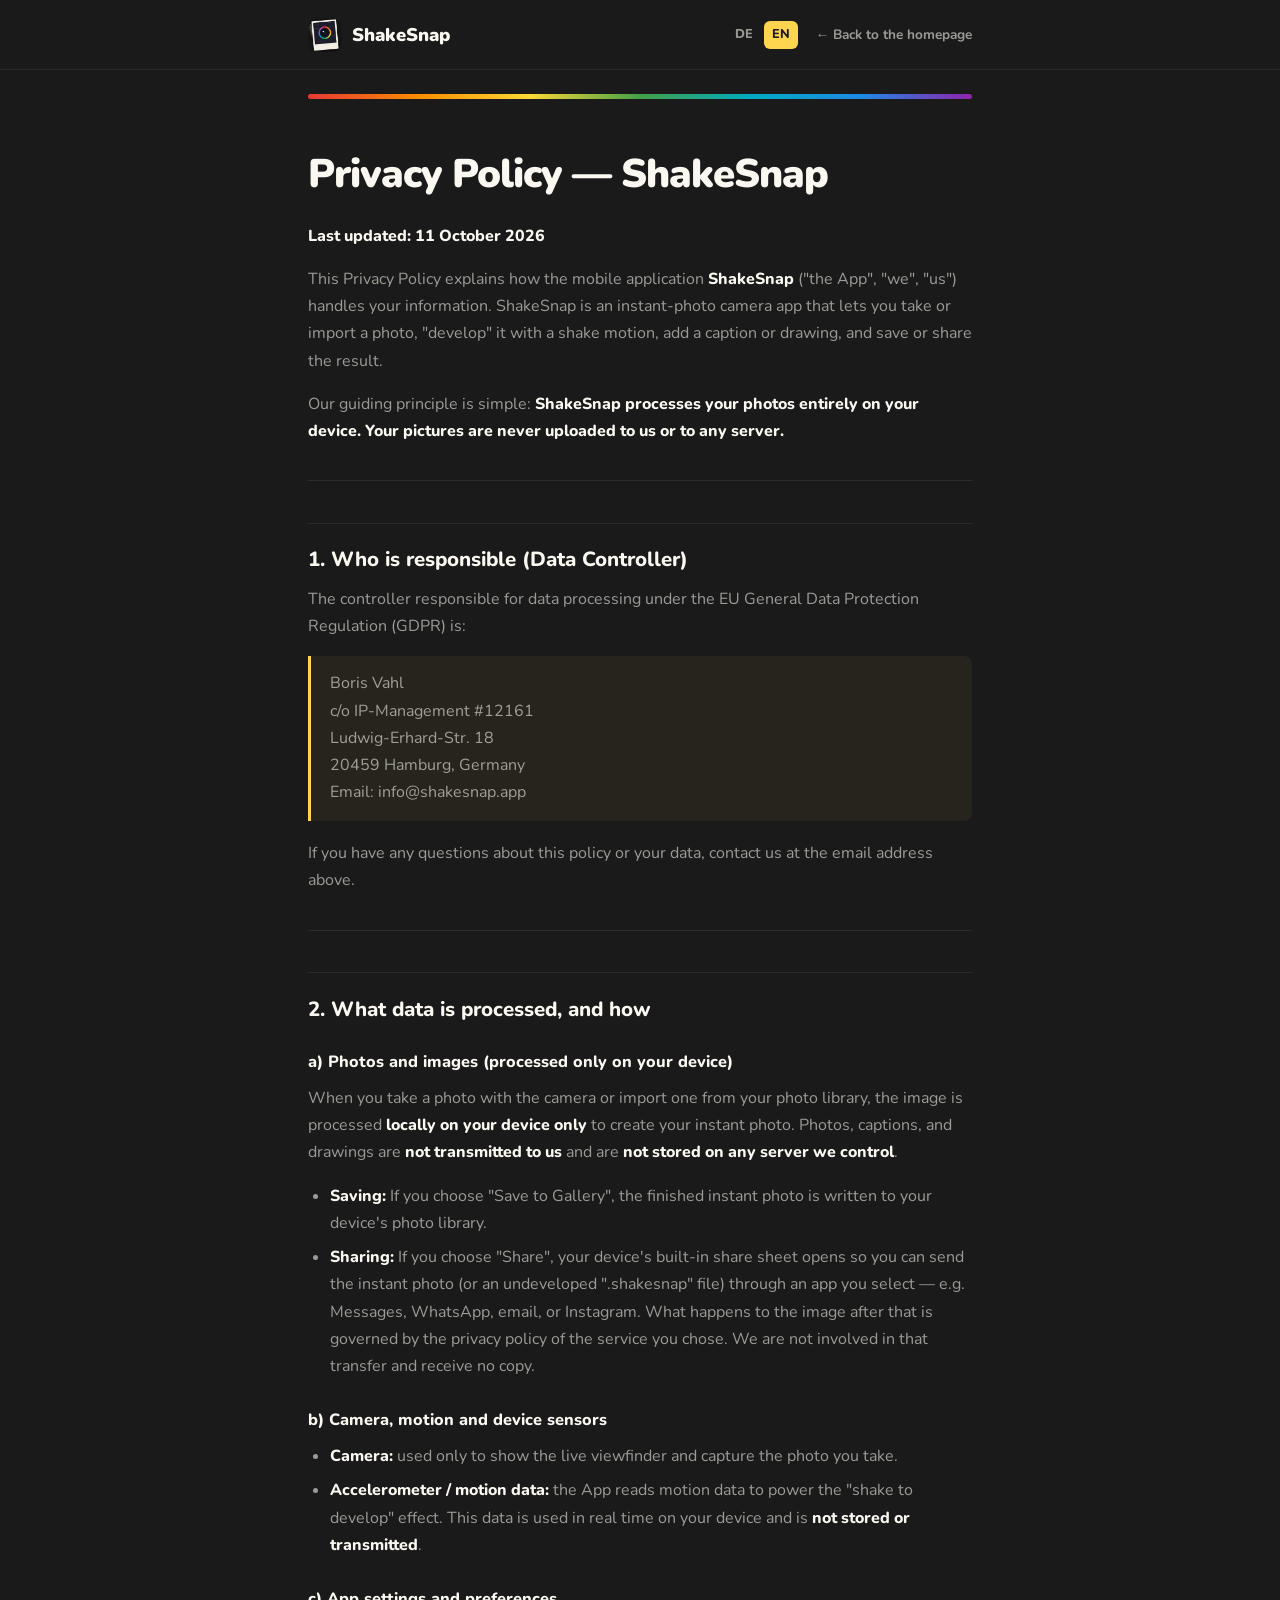
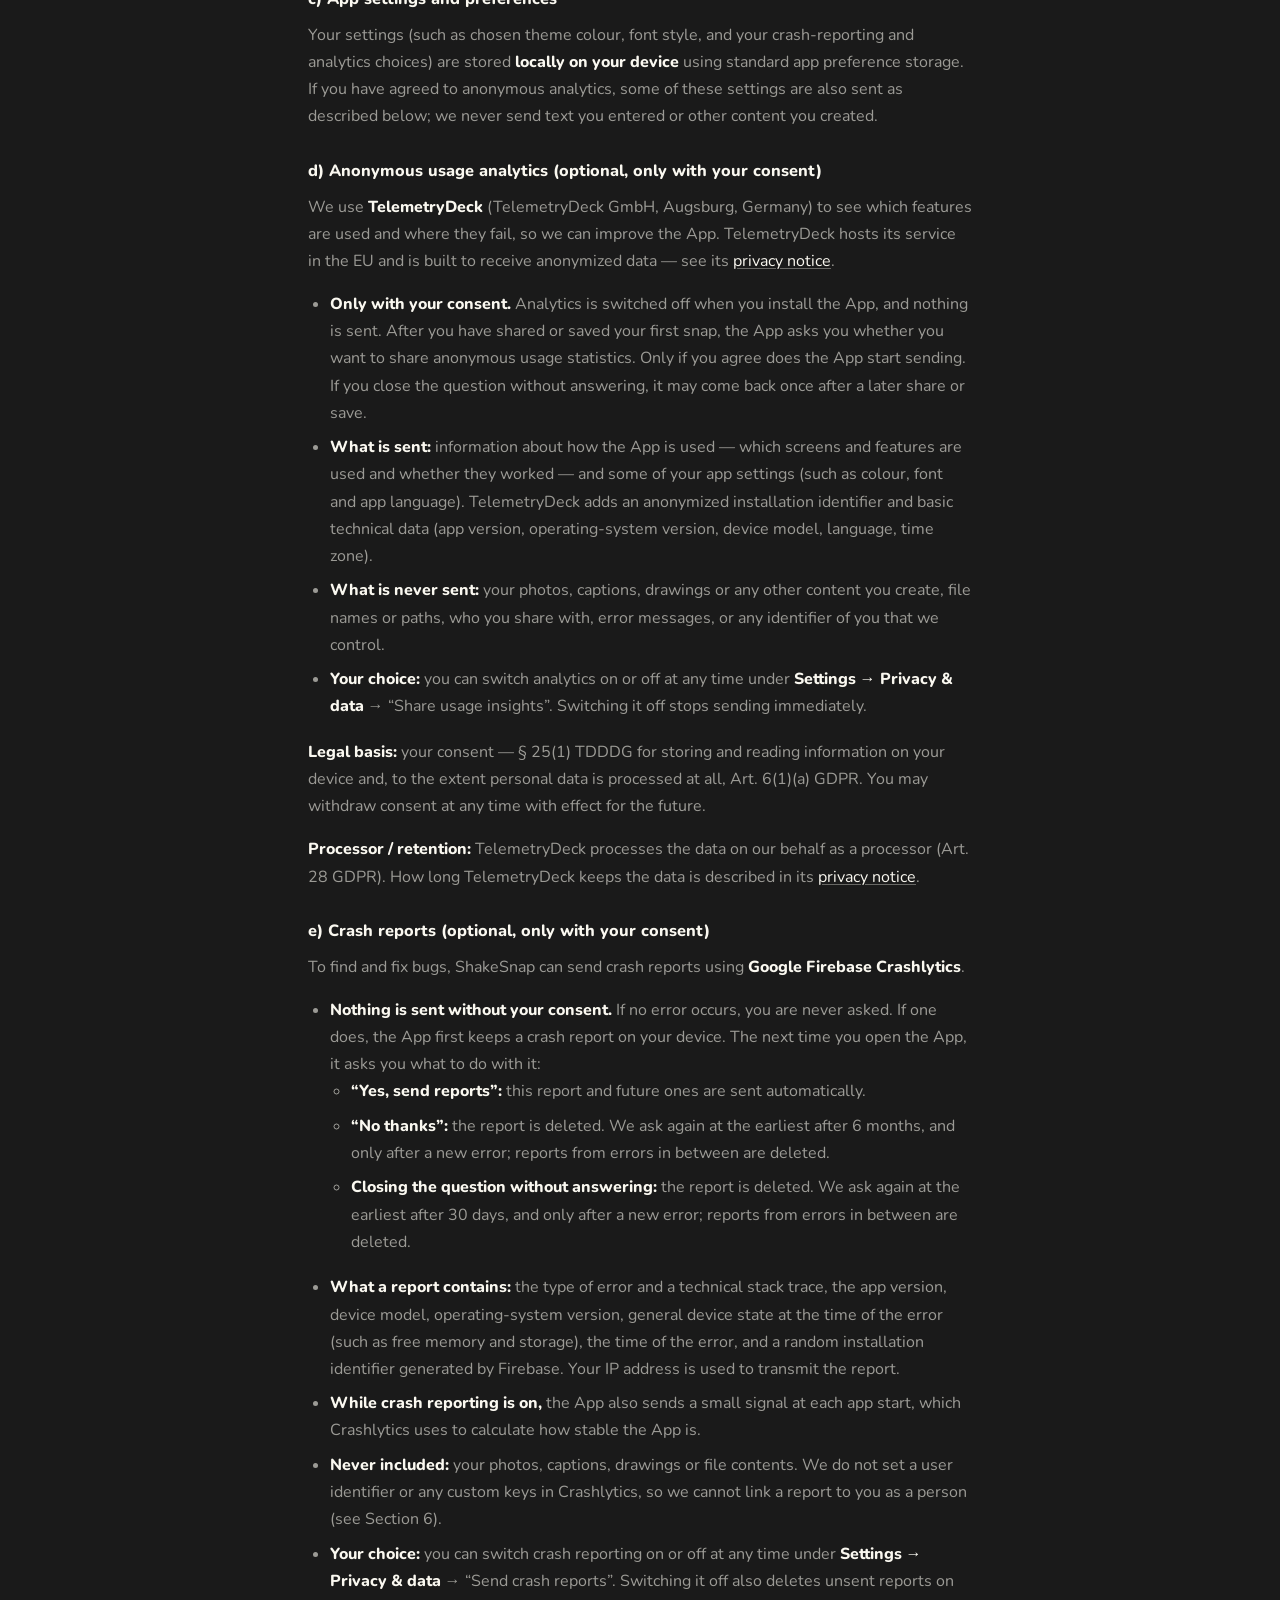
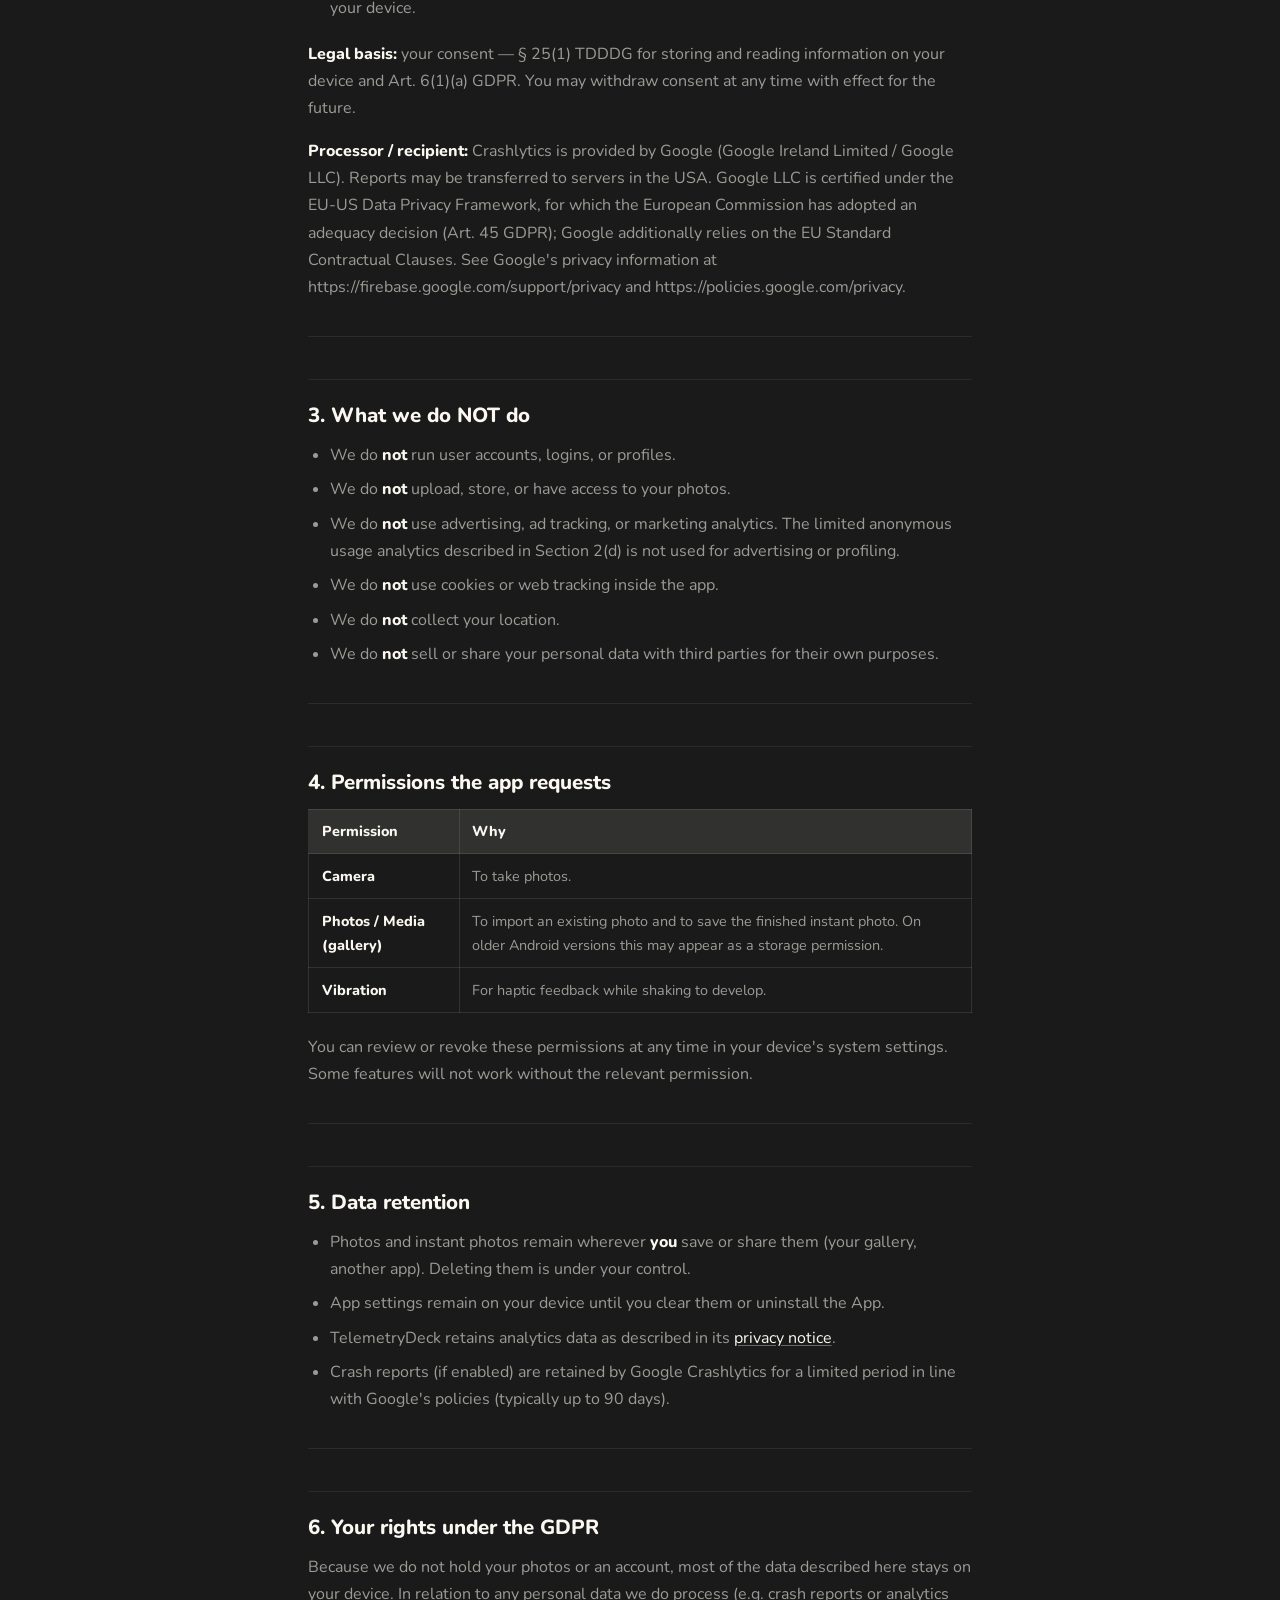
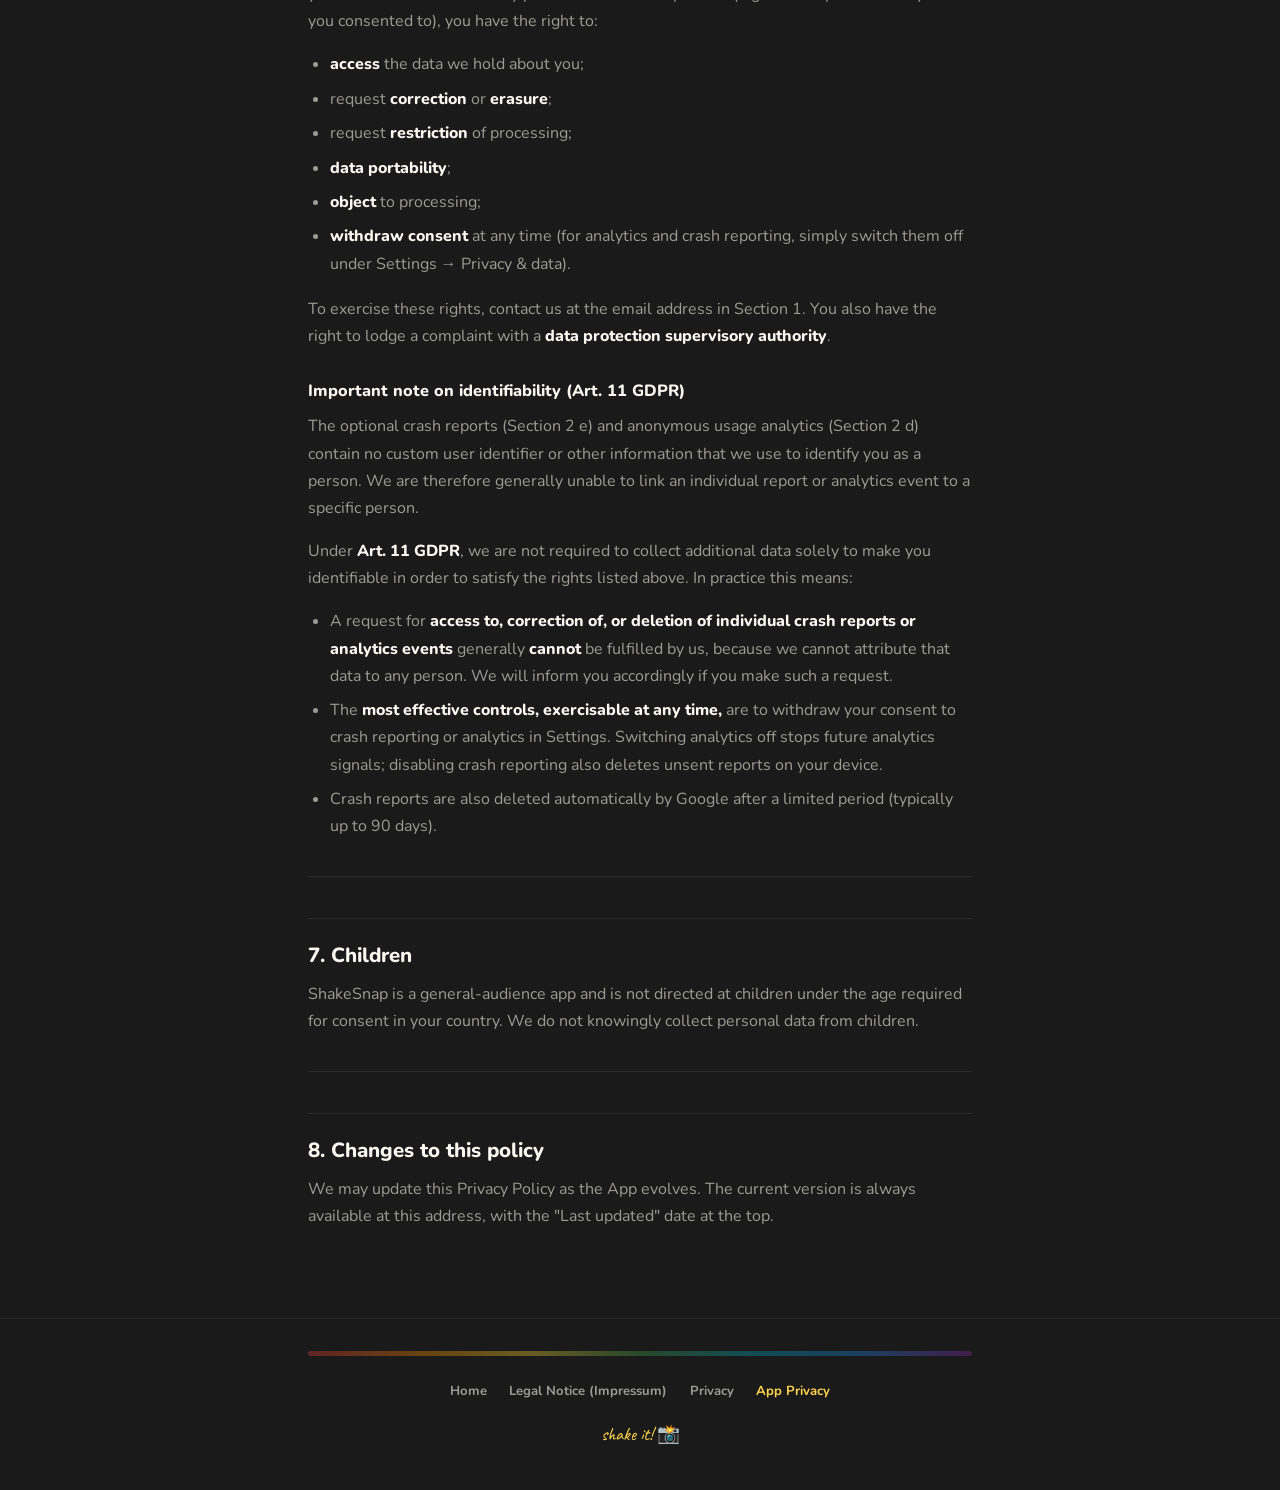
<file: app-privacy-en.html>
<!DOCTYPE html>
<html lang="en">
<head>
  <meta charset="UTF-8" />
  <meta name="viewport" content="width=device-width, initial-scale=1.0" />
  <link rel="icon" type="image/png" sizes="32x32" href="assets/favicon-32.png" />
  <title>App Privacy Policy — ShakeSnap</title>
  <meta name="robots" content="index, follow" />
  <link rel="stylesheet" href="assets/legal.css" />
</head>
<body>

  <header class="page-head">
    <div class="container head-inner">
      <a href="index.html" class="brand">
        <img src="assets/app_icon.png" alt="" />
        ShakeSnap
      </a>
      <div class="head-actions">
        <nav class="lang-switch" aria-label="Language"><a href="app-privacy-de.html" hreflang="de" lang="de">DE</a> <span aria-current="true">EN</span></nav>
        <a href="index.html" class="back-link">&larr; Back to the homepage</a>
      </div>
    </div>
  </header>

  <div class="container" style="padding-top:1.5rem;">
    <div class="rainbow-bar"></div>
  </div>

  <main>
    <div class="container">
      <h1>Privacy Policy — ShakeSnap</h1>
      <p><strong>Last updated: 11 October 2026</strong></p>
      <p>This Privacy Policy explains how the mobile application <strong>ShakeSnap</strong> ("the App", "we", "us") handles your information. ShakeSnap is an instant-photo camera app that lets you take or import a photo, "develop" it with a shake motion, add a caption or drawing, and save or share the result.</p>
      <p>Our guiding principle is simple: <strong>ShakeSnap processes your photos entirely on your device. Your pictures are never uploaded to us or to any server.</strong></p>
      <hr>
      <h2>1. Who is responsible (Data Controller)</h2>
      <p>The controller responsible for data processing under the EU General Data Protection Regulation (GDPR) is:</p>
      <blockquote>
      <p>Boris Vahl<br>
      c/o IP-Management #12161<br>
      Ludwig-Erhard-Str. 18<br>
      20459 Hamburg, Germany<br>
      Email: info@shakesnap.app</p>
      </blockquote>
      <p>If you have any questions about this policy or your data, contact us at the email address above.</p>
      <hr>
      <h2>2. What data is processed, and how</h2>
      <h3>a) Photos and images (processed only on your device)</h3>
      <p>When you take a photo with the camera or import one from your photo library, the image is processed <strong>locally on your device only</strong> to create your instant photo. Photos, captions, and drawings are <strong>not transmitted to us</strong> and are <strong>not stored on any server we control</strong>.</p>
      <ul>
      <li><strong>Saving:</strong> If you choose "Save to Gallery", the finished instant photo is written to your device's photo library.</li>
      <li><strong>Sharing:</strong> If you choose "Share", your device's built-in share sheet opens so you can send the instant photo (or an undeveloped ".shakesnap" file) through an app you select — e.g. Messages, WhatsApp, email, or Instagram. What happens to the image after that is governed by the privacy policy of the service you chose. We are not involved in that transfer and receive no copy.</li>
      </ul>
      <h3>b) Camera, motion and device sensors</h3>
      <ul>
      <li><strong>Camera:</strong> used only to show the live viewfinder and capture the photo you take.</li>
      <li><strong>Accelerometer / motion data:</strong> the App reads motion data to power the "shake to develop" effect. This data is used in real time on your device and is <strong>not stored or transmitted</strong>.</li>
      </ul>
      <h3>c) App settings and preferences</h3>
      <p>Your settings (such as chosen theme colour, font style, and your crash-reporting and analytics choices) are stored <strong>locally on your device</strong> using standard app preference storage. If you have agreed to anonymous analytics, some of these settings are also sent as described below; we never send text you entered or other content you created.</p>
      <h3 id="analytics">d) Anonymous usage analytics (optional, only with your consent)</h3>
      <p>We use <strong>TelemetryDeck</strong> (TelemetryDeck GmbH, Augsburg, Germany) to see which features are used and where they fail, so we can improve the App. TelemetryDeck hosts its service in the EU and is built to receive anonymized data — see its <a href="https://telemetrydeck.com/privacy" target="_blank" rel="noopener noreferrer">privacy notice</a>.</p>
      <ul>
      <li><strong>Only with your consent.</strong> Analytics is switched off when you install the App, and nothing is sent. After you have shared or saved your first snap, the App asks you whether you want to share anonymous usage statistics. Only if you agree does the App start sending. If you close the question without answering, it may come back once after a later share or save.</li>
      <li><strong>What is sent:</strong> information about how the App is used — which screens and features are used and whether they worked — and some of your app settings (such as colour, font and app language). TelemetryDeck adds an anonymized installation identifier and basic technical data (app version, operating-system version, device model, language, time zone).</li>
      <li><strong>What is never sent:</strong> your photos, captions, drawings or any other content you create, file names or paths, who you share with, error messages, or any identifier of you that we control.</li>
      <li><strong>Your choice:</strong> you can switch analytics on or off at any time under <strong>Settings → Privacy &amp; data</strong> → “Share usage insights”. Switching it off stops sending immediately.</li>
      </ul>
      <p><strong>Legal basis:</strong> your consent — § 25(1) TDDDG for storing and reading information on your device and, to the extent personal data is processed at all, Art. 6(1)(a) GDPR. You may withdraw consent at any time with effect for the future.</p>
      <p><strong>Processor / retention:</strong> TelemetryDeck processes the data on our behalf as a processor (Art. 28 GDPR). How long TelemetryDeck keeps the data is described in its <a href="https://telemetrydeck.com/privacy" target="_blank" rel="noopener noreferrer">privacy notice</a>.</p>
      <h3 id="crash-reports">e) Crash reports (optional, only with your consent)</h3>
      <p>To find and fix bugs, ShakeSnap can send crash reports using <strong>Google Firebase Crashlytics</strong>.</p>
      <ul>
      <li><strong>Nothing is sent without your consent.</strong> If no error occurs, you are never asked. If one does, the App first keeps a crash report on your device. The next time you open the App, it asks you what to do with it:<ul>
      <li><strong>“Yes, send reports”:</strong> this report and future ones are sent automatically.</li>
      <li><strong>“No thanks”:</strong> the report is deleted. We ask again at the earliest after 6 months, and only after a new error; reports from errors in between are deleted.</li>
      <li><strong>Closing the question without answering:</strong> the report is deleted. We ask again at the earliest after 30 days, and only after a new error; reports from errors in between are deleted.</li>
      </ul>
      </li>
      <li><strong>What a report contains:</strong> the type of error and a technical stack trace, the app version, device model, operating-system version, general device state at the time of the error (such as free memory and storage), the time of the error, and a random installation identifier generated by Firebase. Your IP address is used to transmit the report.</li>
      <li><strong>While crash reporting is on,</strong> the App also sends a small signal at each app start, which Crashlytics uses to calculate how stable the App is.</li>
      <li><strong>Never included:</strong> your photos, captions, drawings or file contents. We do not set a user identifier or any custom keys in Crashlytics, so we cannot link a report to you as a person (see Section 6).</li>
      <li><strong>Your choice:</strong> you can switch crash reporting on or off at any time under <strong>Settings → Privacy &amp; data</strong> → “Send crash reports”. Switching it off also deletes unsent reports on your device.</li>
      </ul>
      <p><strong>Legal basis:</strong> your consent — § 25(1) TDDDG for storing and reading information on your device and Art. 6(1)(a) GDPR. You may withdraw consent at any time with effect for the future.</p>
      <p><strong>Processor / recipient:</strong> Crashlytics is provided by Google (Google Ireland Limited / Google LLC). Reports may be transferred to servers in the USA. Google LLC is certified under the EU-US Data Privacy Framework, for which the European Commission has adopted an adequacy decision (Art. 45 GDPR); Google additionally relies on the EU Standard Contractual Clauses. See Google's privacy information at https://firebase.google.com/support/privacy and https://policies.google.com/privacy.</p>
      <hr>
      <h2>3. What we do NOT do</h2>
      <ul>
      <li>We do <strong>not</strong> run user accounts, logins, or profiles.</li>
      <li>We do <strong>not</strong> upload, store, or have access to your photos.</li>
      <li>We do <strong>not</strong> use advertising, ad tracking, or marketing analytics. The limited anonymous usage analytics described in Section 2(d) is not used for advertising or profiling.</li>
      <li>We do <strong>not</strong> use cookies or web tracking inside the app.</li>
      <li>We do <strong>not</strong> collect your location.</li>
      <li>We do <strong>not</strong> sell or share your personal data with third parties for their own purposes.</li>
      </ul>
      <hr>
      <h2>4. Permissions the app requests</h2>
      <div class="table-wrap"><table>
      <thead>
      <tr>
      <th>Permission</th>
      <th>Why</th>
      </tr>
      </thead>
      <tbody>
      <tr>
      <td><strong>Camera</strong></td>
      <td>To take photos.</td>
      </tr>
      <tr>
      <td><strong>Photos / Media (gallery)</strong></td>
      <td>To import an existing photo and to save the finished instant photo. On older Android versions this may appear as a storage permission.</td>
      </tr>
      <tr>
      <td><strong>Vibration</strong></td>
      <td>For haptic feedback while shaking to develop.</td>
      </tr>
      </tbody>
      </table></div>
      <p>You can review or revoke these permissions at any time in your device's system settings. Some features will not work without the relevant permission.</p>
      <hr>
      <h2>5. Data retention</h2>
      <ul>
      <li>Photos and instant photos remain wherever <strong>you</strong> save or share them (your gallery, another app). Deleting them is under your control.</li>
      <li>App settings remain on your device until you clear them or uninstall the App.</li>
      <li>TelemetryDeck retains analytics data as described in its <a href="https://telemetrydeck.com/privacy" target="_blank" rel="noopener noreferrer">privacy notice</a>.</li>
      <li>Crash reports (if enabled) are retained by Google Crashlytics for a limited period in line with Google's policies (typically up to 90 days).</li>
      </ul>
      <hr>
      <h2>6. Your rights under the GDPR</h2>
      <p>Because we do not hold your photos or an account, most of the data described here stays on your device. In relation to any personal data we do process (e.g. crash reports or analytics you consented to), you have the right to:</p>
      <ul>
      <li><strong>access</strong> the data we hold about you;</li>
      <li>request <strong>correction</strong> or <strong>erasure</strong>;</li>
      <li>request <strong>restriction</strong> of processing;</li>
      <li><strong>data portability</strong>;</li>
      <li><strong>object</strong> to processing;</li>
      <li><strong>withdraw consent</strong> at any time (for analytics and crash reporting, simply switch them off under Settings → Privacy &amp; data).</li>
      </ul>
      <p>To exercise these rights, contact us at the email address in Section 1. You also have the right to lodge a complaint with a <strong>data protection supervisory authority</strong>.</p>
      <h3>Important note on identifiability (Art. 11 GDPR)</h3>
      <p>The optional crash reports (Section 2 e) and anonymous usage analytics (Section 2 d) contain no custom user identifier or other information that we use to identify you as a person. We are therefore generally unable to link an individual report or analytics event to a specific person.</p>
      <p>Under <strong>Art. 11 GDPR</strong>, we are not required to collect additional data solely to make you identifiable in order to satisfy the rights listed above. In practice this means:</p>
      <ul>
      <li>A request for <strong>access to, correction of, or deletion of individual crash reports or analytics events</strong> generally <strong>cannot</strong> be fulfilled by us, because we cannot attribute that data to any person. We will inform you accordingly if you make such a request.</li>
      <li>The <strong>most effective controls, exercisable at any time,</strong> are to withdraw your consent to crash reporting or analytics in Settings. Switching analytics off stops future analytics signals; disabling crash reporting also deletes unsent reports on your device.</li>
      <li>Crash reports are also deleted automatically by Google after a limited period (typically up to 90 days).</li>
      </ul>
      <hr>
      <h2>7. Children</h2>
      <p>ShakeSnap is a general-audience app and is not directed at children under the age required for consent in your country. We do not knowingly collect personal data from children.</p>
      <hr>
      <h2>8. Changes to this policy</h2>
      <p>We may update this Privacy Policy as the App evolves. The current version is always available at this address, with the "Last updated" date at the top.</p>
    </div>
  </main>

  <footer>
    <div class="container">
      <div class="rainbow-bar" style="opacity:.35; margin-bottom:1.5rem;"></div>
      <nav class="foot-nav">
        <a href="index.html">Home</a>
        <a href="legal-notice.html">Legal Notice (Impressum)</a>
        <a href="privacy.html">Privacy</a>
        <a href="app-privacy-en.html" aria-current="page">App Privacy</a>
      </nav>
      <p class="foot-note">
        <span class="foot-hand">shake it! &#128248;</span>
      </p>
    </div>
  </footer>

</body>
</html>
</file>
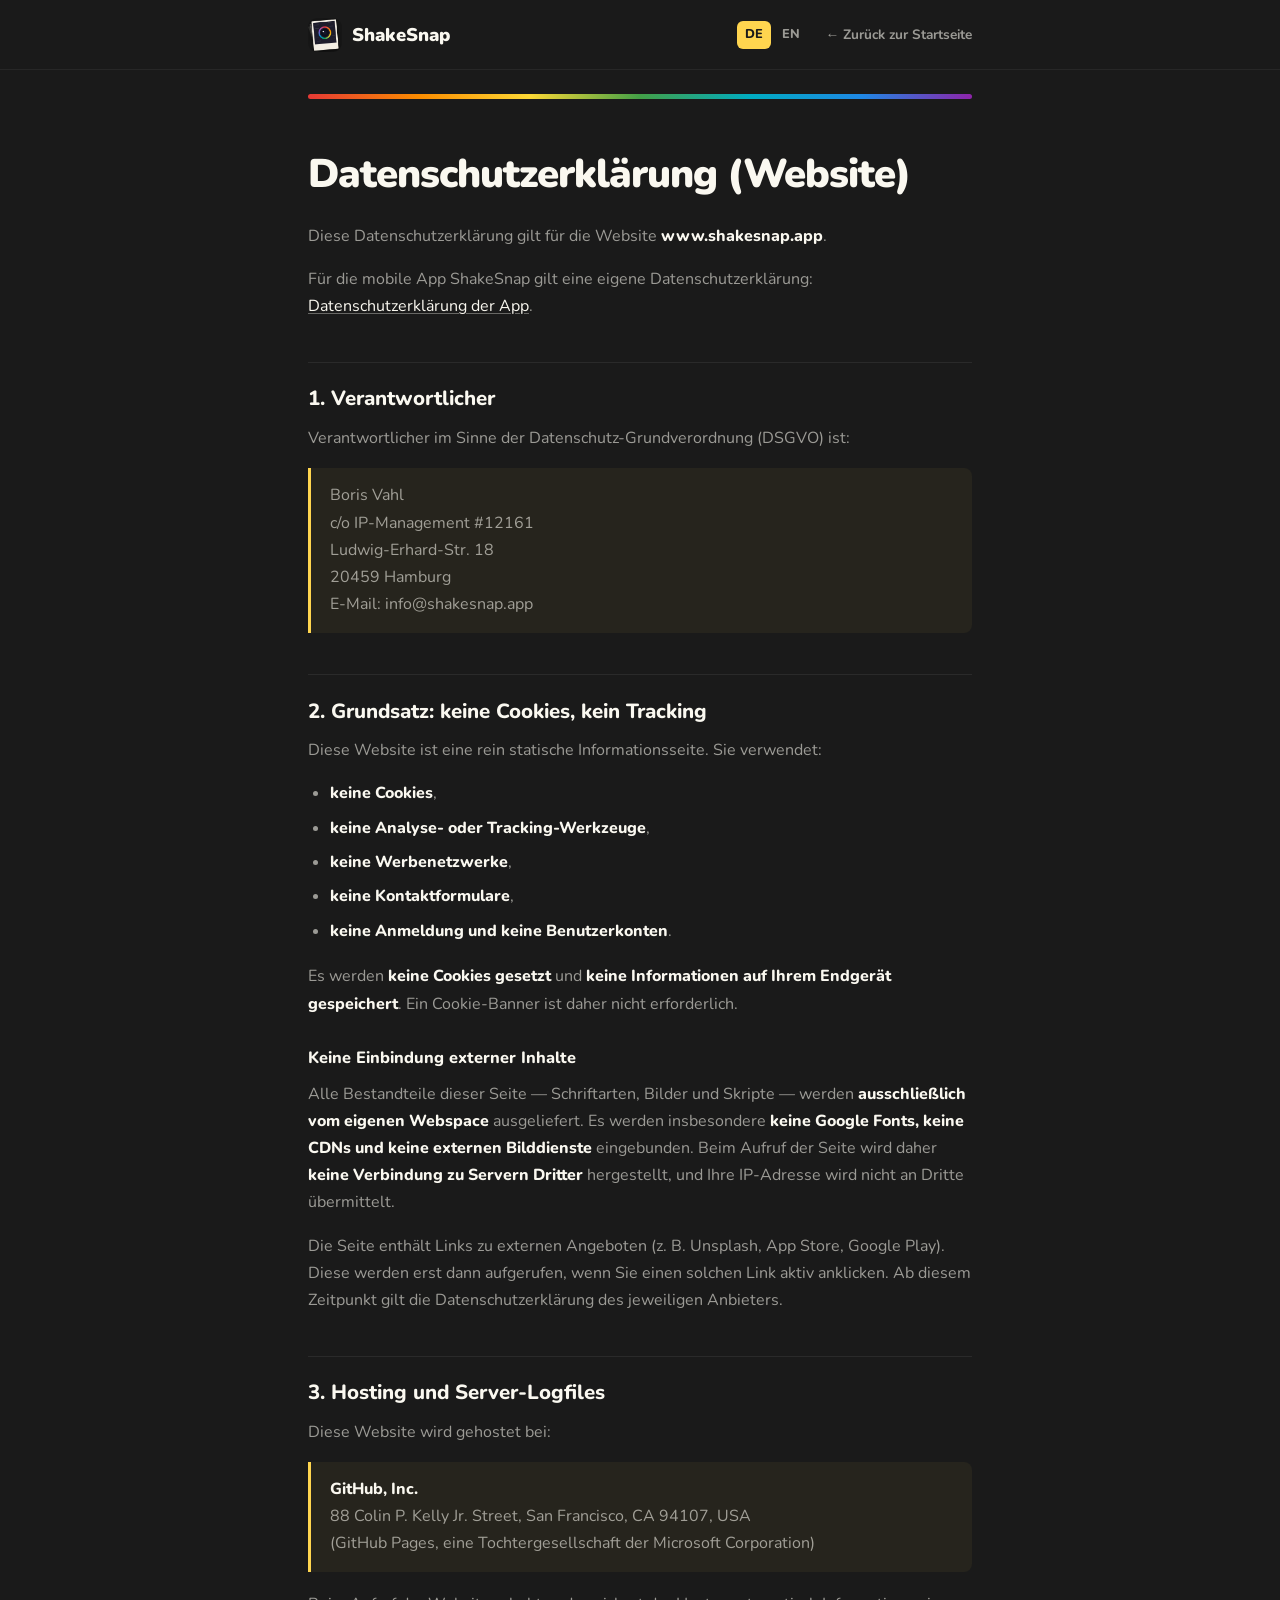
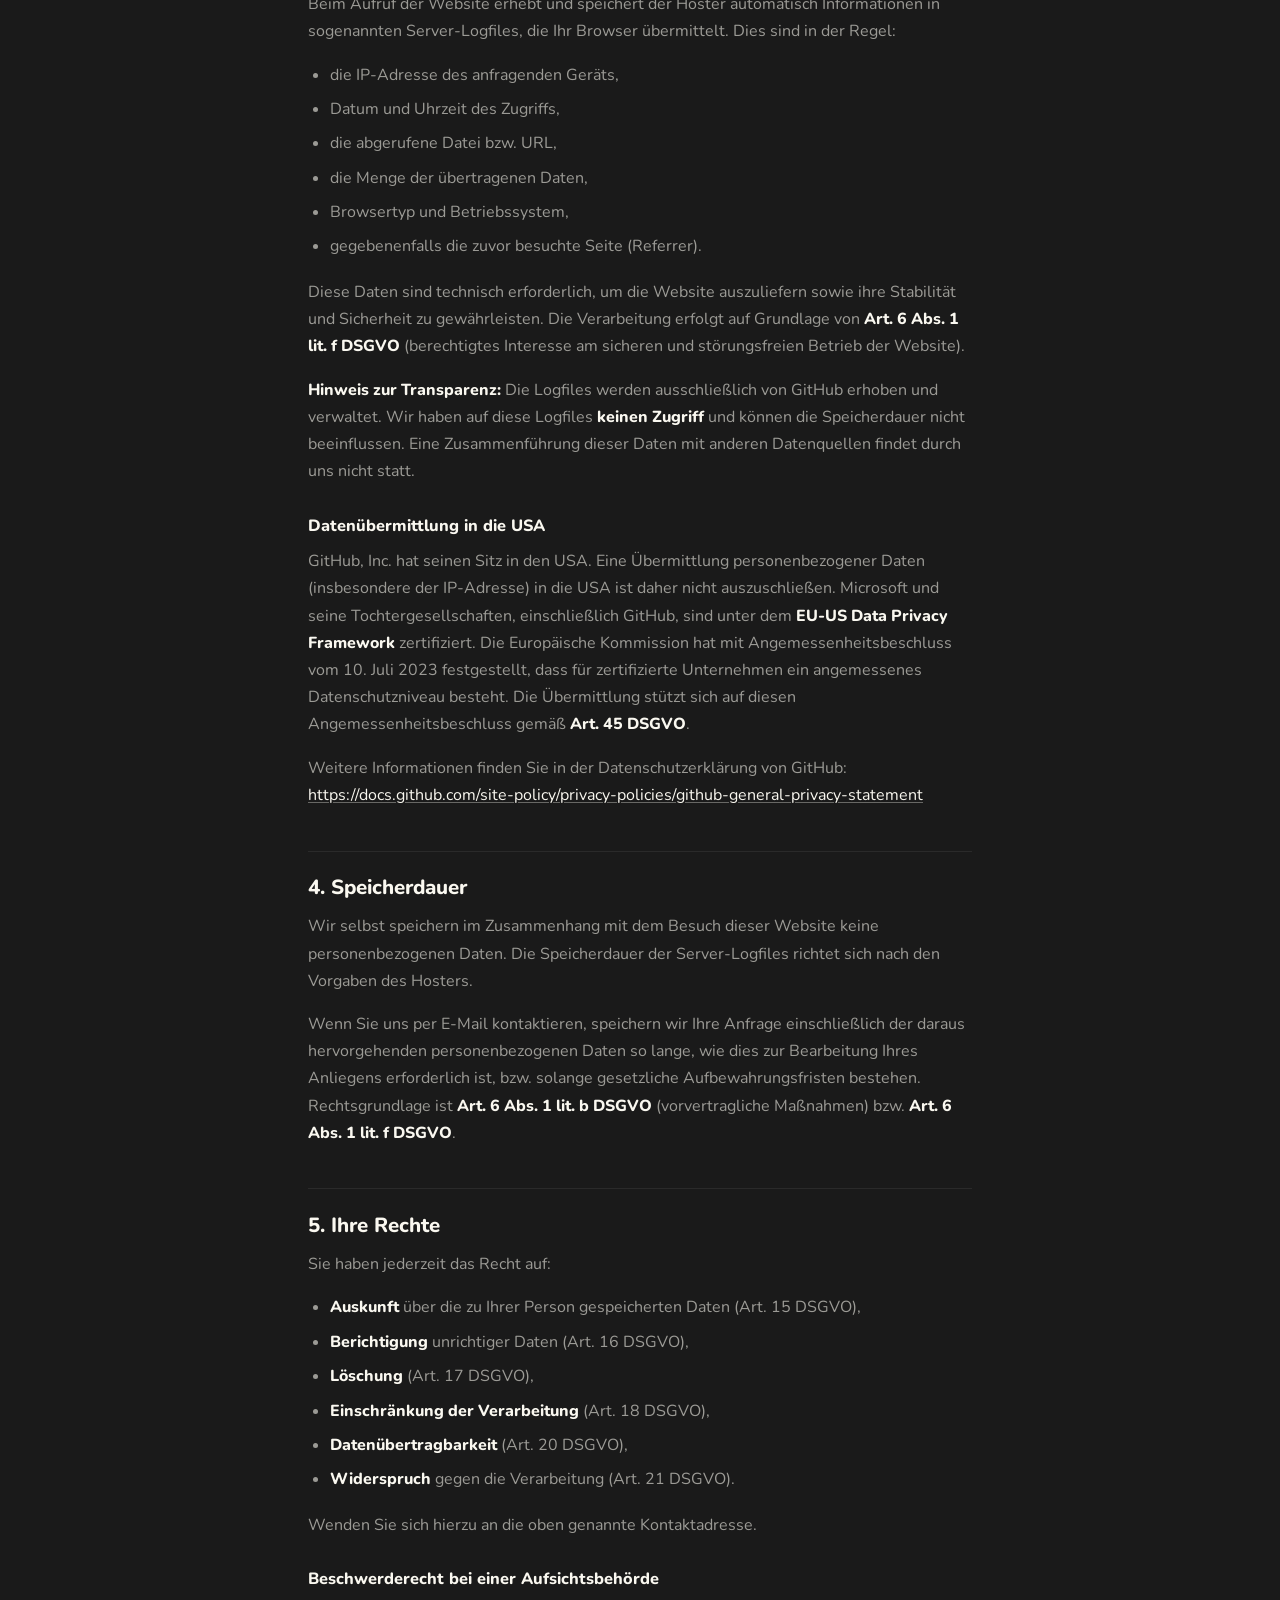
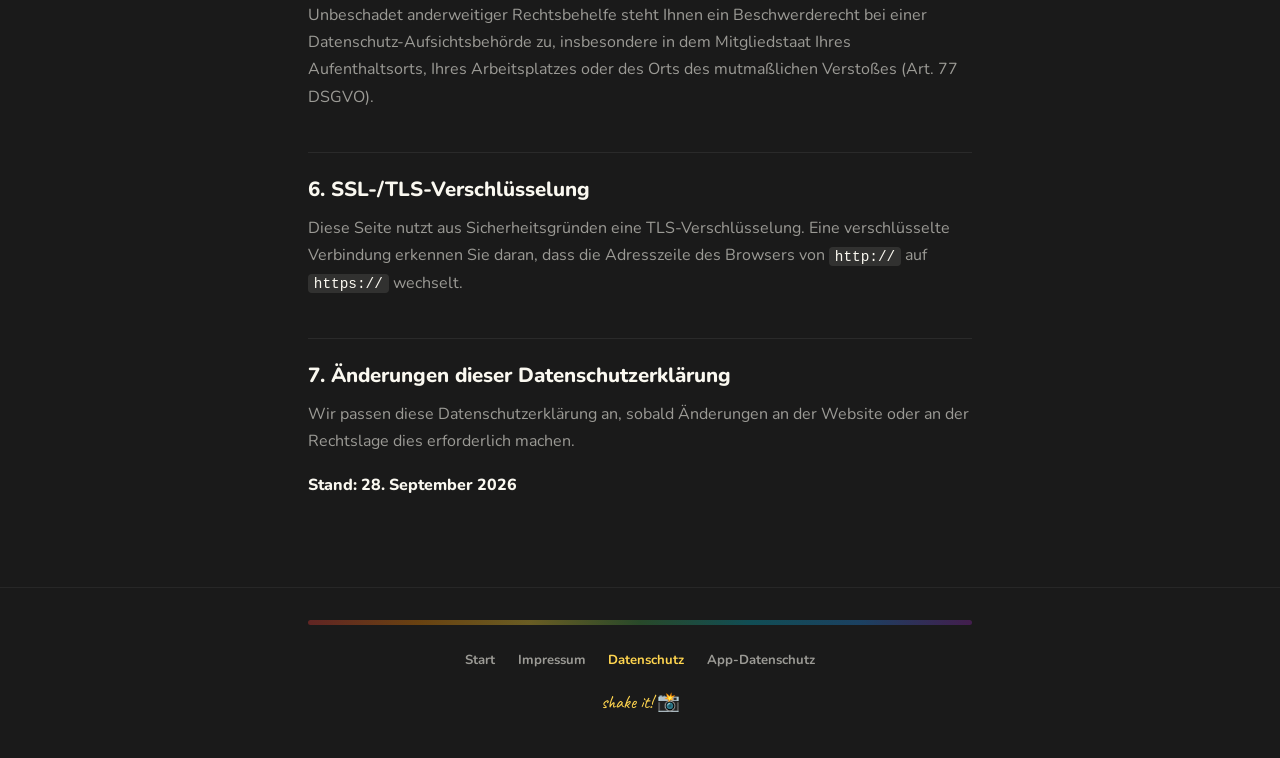
<file: datenschutz.html>
<!DOCTYPE html>
<html lang="de">
<head>
  <meta charset="UTF-8" />
  <meta name="viewport" content="width=device-width, initial-scale=1.0" />
  <link rel="icon" type="image/png" sizes="32x32" href="assets/favicon-32.png" />
  <title>Datenschutzerklärung — ShakeSnap</title>
  <meta name="robots" content="index, follow" />
  <link rel="stylesheet" href="assets/legal.css" />
</head>
<body>

  <header class="page-head">
    <div class="container head-inner">
      <a href="de/index.html" class="brand">
        <img src="assets/app_icon.png" alt="" />
        ShakeSnap
      </a>
      <div class="head-actions">
        <nav class="lang-switch" aria-label="Language"><span aria-current="true">DE</span> <a href="privacy.html" hreflang="en" lang="en">EN</a></nav>
        <a href="de/index.html" class="back-link">&larr; Zurück zur Startseite</a>
      </div>
    </div>
  </header>

  <div class="container" style="padding-top:1.5rem;">
    <div class="rainbow-bar"></div>
  </div>

  <main>
    <div class="container">
      <h1>Datenschutzerklärung (Website)</h1>
      <p>Diese Datenschutzerklärung gilt für die Website <strong>www.shakesnap.app</strong>.</p>
      <p>Für die mobile App ShakeSnap gilt eine eigene Datenschutzerklärung:
      <a href="app-privacy-de.html">Datenschutzerklärung der App</a>.</p>
      <h2>1. Verantwortlicher</h2>
      <p>Verantwortlicher im Sinne der Datenschutz-Grundverordnung (DSGVO) ist:</p>
      <blockquote>
      <p>Boris Vahl<br>
      c/o IP-Management #12161<br>
      Ludwig-Erhard-Str. 18<br>
      20459 Hamburg<br>
      E-Mail: info@shakesnap.app</p>
      </blockquote>
      <h2>2. Grundsatz: keine Cookies, kein Tracking</h2>
      <p>Diese Website ist eine rein statische Informationsseite. Sie verwendet:</p>
      <ul>
      <li><strong>keine Cookies</strong>,</li>
      <li><strong>keine Analyse- oder Tracking-Werkzeuge</strong>,</li>
      <li><strong>keine Werbenetzwerke</strong>,</li>
      <li><strong>keine Kontaktformulare</strong>,</li>
      <li><strong>keine Anmeldung und keine Benutzerkonten</strong>.</li>
      </ul>
      <p>Es werden <strong>keine Cookies gesetzt</strong> und <strong>keine Informationen auf Ihrem
      Endgerät gespeichert</strong>. Ein Cookie-Banner ist daher nicht erforderlich.</p>
      <h3>Keine Einbindung externer Inhalte</h3>
      <p>Alle Bestandteile dieser Seite — Schriftarten, Bilder und Skripte — werden
      <strong>ausschließlich vom eigenen Webspace</strong> ausgeliefert. Es werden insbesondere
      <strong>keine Google Fonts, keine CDNs und keine externen Bilddienste</strong> eingebunden.
      Beim Aufruf der Seite wird daher <strong>keine Verbindung zu Servern Dritter</strong>
      hergestellt, und Ihre IP-Adresse wird nicht an Dritte übermittelt.</p>
      <p>Die Seite enthält Links zu externen Angeboten (z. B. Unsplash, App Store,
      Google Play). Diese werden erst dann aufgerufen, wenn Sie einen solchen Link
      aktiv anklicken. Ab diesem Zeitpunkt gilt die Datenschutzerklärung des
      jeweiligen Anbieters.</p>
      <h2>3. Hosting und Server-Logfiles</h2>
      <p>Diese Website wird gehostet bei:</p>
      <blockquote>
      <p><strong>GitHub, Inc.</strong><br>
      88 Colin P. Kelly Jr. Street, San Francisco, CA 94107, USA<br>
      (GitHub Pages, eine Tochtergesellschaft der Microsoft Corporation)</p>
      </blockquote>
      <p>Beim Aufruf der Website erhebt und speichert der Hoster automatisch
      Informationen in sogenannten Server-Logfiles, die Ihr Browser übermittelt.
      Dies sind in der Regel:</p>
      <ul>
      <li>die IP-Adresse des anfragenden Geräts,</li>
      <li>Datum und Uhrzeit des Zugriffs,</li>
      <li>die abgerufene Datei bzw. URL,</li>
      <li>die Menge der übertragenen Daten,</li>
      <li>Browsertyp und Betriebssystem,</li>
      <li>gegebenenfalls die zuvor besuchte Seite (Referrer).</li>
      </ul>
      <p>Diese Daten sind technisch erforderlich, um die Website auszuliefern sowie ihre
      Stabilität und Sicherheit zu gewährleisten. Die Verarbeitung erfolgt auf
      Grundlage von <strong>Art. 6 Abs. 1 lit. f DSGVO</strong> (berechtigtes Interesse am sicheren
      und störungsfreien Betrieb der Website).</p>
      <p><strong>Hinweis zur Transparenz:</strong> Die Logfiles werden ausschließlich von GitHub
      erhoben und verwaltet. Wir haben auf diese Logfiles <strong>keinen Zugriff</strong> und
      können die Speicherdauer nicht beeinflussen. Eine Zusammenführung dieser Daten
      mit anderen Datenquellen findet durch uns nicht statt.</p>
      <h3>Datenübermittlung in die USA</h3>
      <p>GitHub, Inc. hat seinen Sitz in den USA. Eine Übermittlung personenbezogener
      Daten (insbesondere der IP-Adresse) in die USA ist daher nicht auszuschließen.
      Microsoft und seine Tochtergesellschaften, einschließlich GitHub, sind unter dem
      <strong>EU-US Data Privacy Framework</strong> zertifiziert. Die Europäische Kommission hat
      mit Angemessenheitsbeschluss vom 10. Juli 2023 festgestellt, dass für
      zertifizierte Unternehmen ein angemessenes Datenschutzniveau besteht. Die
      Übermittlung stützt sich auf diesen Angemessenheitsbeschluss gemäß
      <strong>Art. 45 DSGVO</strong>.</p>
      <p>Weitere Informationen finden Sie in der Datenschutzerklärung von GitHub:
      <a href="https://docs.github.com/site-policy/privacy-policies/github-general-privacy-statement" target="_blank" rel="noopener noreferrer">https://docs.github.com/site-policy/privacy-policies/github-general-privacy-statement</a></p>
      <h2>4. Speicherdauer</h2>
      <p>Wir selbst speichern im Zusammenhang mit dem Besuch dieser Website keine
      personenbezogenen Daten. Die Speicherdauer der Server-Logfiles richtet sich nach
      den Vorgaben des Hosters.</p>
      <p>Wenn Sie uns per E-Mail kontaktieren, speichern wir Ihre Anfrage einschließlich
      der daraus hervorgehenden personenbezogenen Daten so lange, wie dies zur
      Bearbeitung Ihres Anliegens erforderlich ist, bzw. solange gesetzliche
      Aufbewahrungsfristen bestehen. Rechtsgrundlage ist <strong>Art. 6 Abs. 1 lit. b DSGVO</strong>
      (vorvertragliche Maßnahmen) bzw. <strong>Art. 6 Abs. 1 lit. f DSGVO</strong>.</p>
      <h2>5. Ihre Rechte</h2>
      <p>Sie haben jederzeit das Recht auf:</p>
      <ul>
      <li><strong>Auskunft</strong> über die zu Ihrer Person gespeicherten Daten (Art. 15 DSGVO),</li>
      <li><strong>Berichtigung</strong> unrichtiger Daten (Art. 16 DSGVO),</li>
      <li><strong>Löschung</strong> (Art. 17 DSGVO),</li>
      <li><strong>Einschränkung der Verarbeitung</strong> (Art. 18 DSGVO),</li>
      <li><strong>Datenübertragbarkeit</strong> (Art. 20 DSGVO),</li>
      <li><strong>Widerspruch</strong> gegen die Verarbeitung (Art. 21 DSGVO).</li>
      </ul>
      <p>Wenden Sie sich hierzu an die oben genannte Kontaktadresse.</p>
      <h3>Beschwerderecht bei einer Aufsichtsbehörde</h3>
      <p>Unbeschadet anderweitiger Rechtsbehelfe steht Ihnen ein Beschwerderecht bei
      einer Datenschutz-Aufsichtsbehörde zu, insbesondere in dem Mitgliedstaat Ihres
      Aufenthaltsorts, Ihres Arbeitsplatzes oder des Orts des mutmaßlichen Verstoßes
      (Art. 77 DSGVO).</p>
      <h2>6. SSL-/TLS-Verschlüsselung</h2>
      <p>Diese Seite nutzt aus Sicherheitsgründen eine TLS-Verschlüsselung. Eine
      verschlüsselte Verbindung erkennen Sie daran, dass die Adresszeile des Browsers
      von <code>http://</code> auf <code>https://</code> wechselt.</p>
      <h2>7. Änderungen dieser Datenschutzerklärung</h2>
      <p>Wir passen diese Datenschutzerklärung an, sobald Änderungen an der Website oder
      an der Rechtslage dies erforderlich machen.</p>
      <p><strong>Stand: 28. September 2026</strong></p>
    </div>
  </main>

  <footer>
    <div class="container">
      <div class="rainbow-bar" style="opacity:.35; margin-bottom:1.5rem;"></div>
      <nav class="foot-nav">
        <a href="de/index.html">Start</a>
        <a href="impressum.html">Impressum</a>
        <a href="datenschutz.html" aria-current="page">Datenschutz</a>
        <a href="app-privacy-de.html">App-Datenschutz</a>
      </nav>
      <p class="foot-note">
        <span class="foot-hand">shake it! &#128248;</span>
      </p>
    </div>
  </footer>

</body>
</html>
</file>
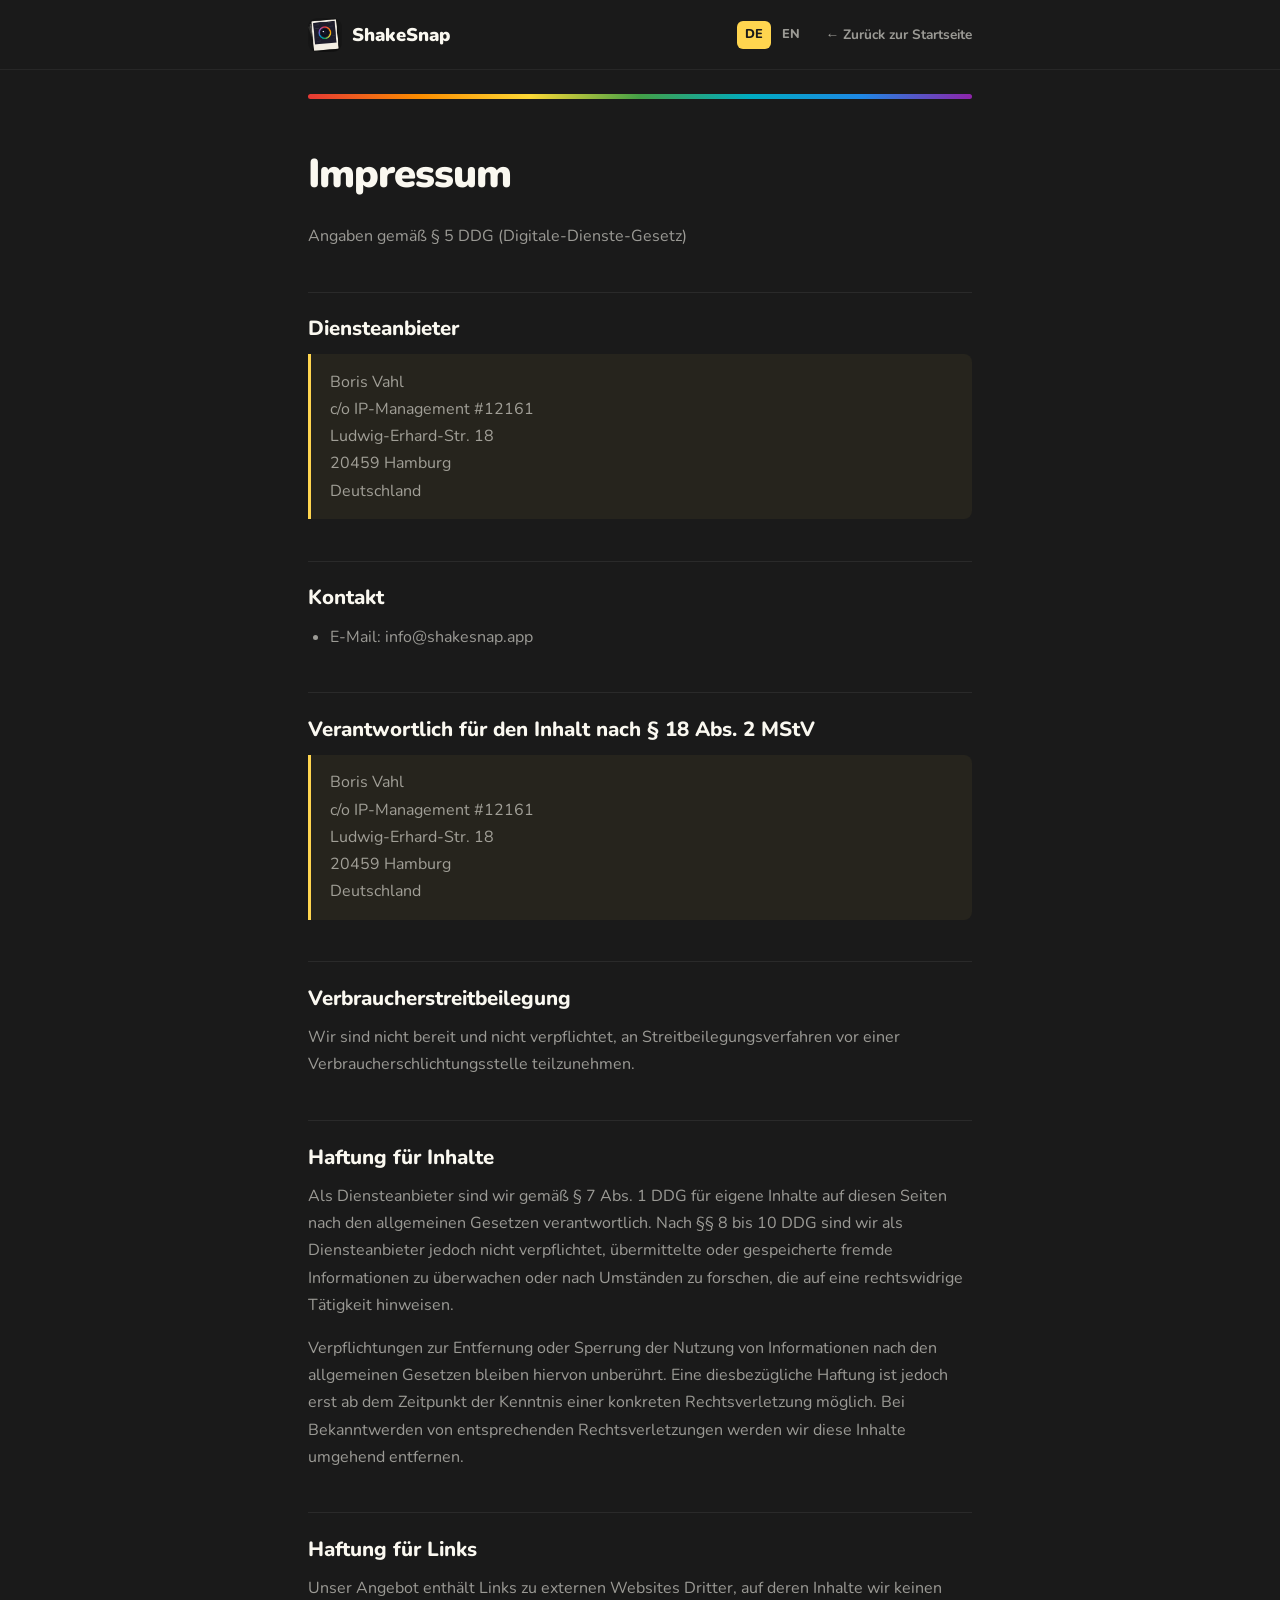
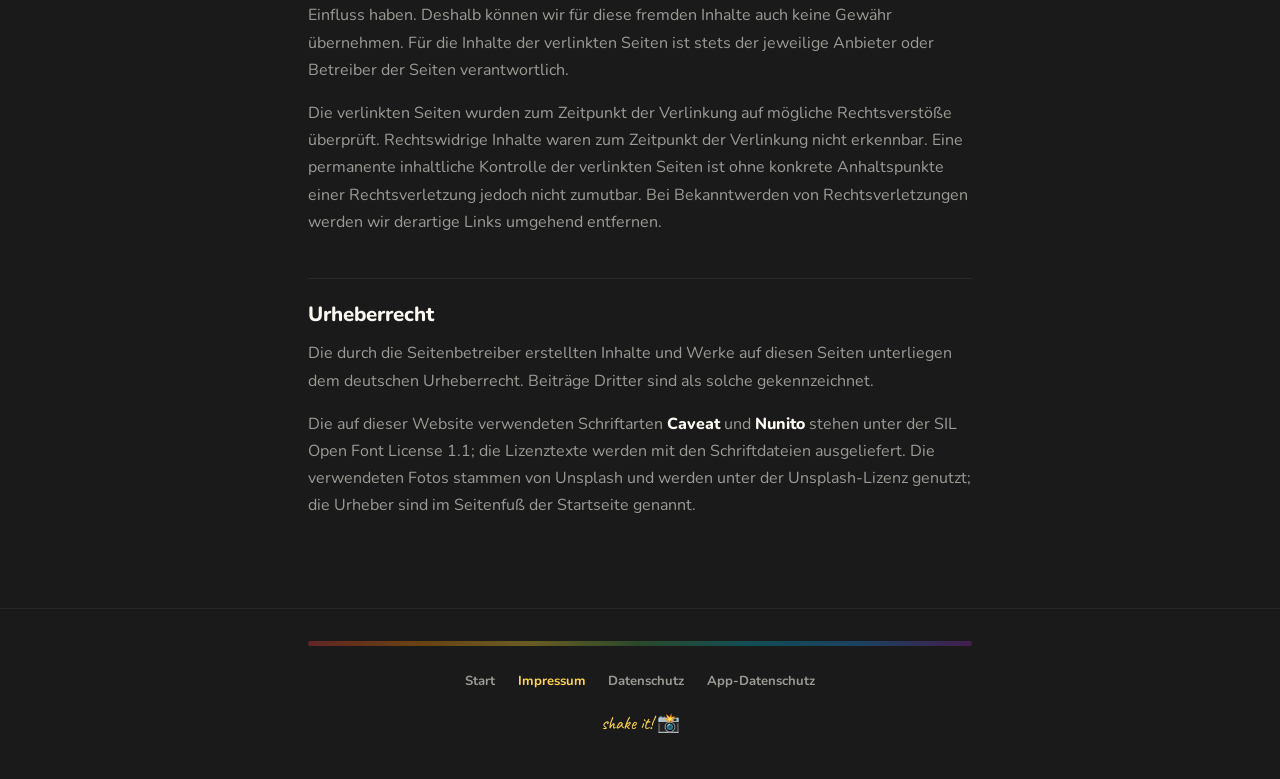
<file: impressum.html>
<!DOCTYPE html>
<html lang="de">
<head>
  <meta charset="UTF-8" />
  <meta name="viewport" content="width=device-width, initial-scale=1.0" />
  <link rel="icon" type="image/png" sizes="32x32" href="assets/favicon-32.png" />
  <title>Impressum — ShakeSnap</title>
  <meta name="robots" content="index, follow" />
  <link rel="stylesheet" href="assets/legal.css" />
</head>
<body>

  <header class="page-head">
    <div class="container head-inner">
      <a href="de/index.html" class="brand">
        <img src="assets/app_icon.png" alt="" />
        ShakeSnap
      </a>
      <div class="head-actions">
        <nav class="lang-switch" aria-label="Language"><span aria-current="true">DE</span> <a href="legal-notice.html" hreflang="en" lang="en">EN</a></nav>
        <a href="de/index.html" class="back-link">&larr; Zurück zur Startseite</a>
      </div>
    </div>
  </header>

  <div class="container" style="padding-top:1.5rem;">
    <div class="rainbow-bar"></div>
  </div>

  <main>
    <div class="container">
      <h1>Impressum</h1>
      <p>Angaben gemäß § 5 DDG (Digitale-Dienste-Gesetz)</p>
      <h2>Diensteanbieter</h2>
      <blockquote>
      <p>Boris Vahl<br>
      c/o IP-Management #12161<br>
      Ludwig-Erhard-Str. 18<br>
      20459 Hamburg<br>
      Deutschland</p>
      </blockquote>
      <h2>Kontakt</h2>
      <ul>
      <li>E-Mail: info@shakesnap.app</li>
      </ul>
      <h2>Verantwortlich für den Inhalt nach § 18 Abs. 2 MStV</h2>
      <blockquote>
      <p>Boris Vahl<br>
      c/o IP-Management #12161<br>
      Ludwig-Erhard-Str. 18<br>
      20459 Hamburg<br>
      Deutschland</p>
      </blockquote>
      <h2>Verbraucherstreitbeilegung</h2>
      <p>Wir sind nicht bereit und nicht verpflichtet, an Streitbeilegungsverfahren vor
      einer Verbraucherschlichtungsstelle teilzunehmen.</p>
      <h2>Haftung für Inhalte</h2>
      <p>Als Diensteanbieter sind wir gemäß § 7 Abs. 1 DDG für eigene Inhalte auf diesen
      Seiten nach den allgemeinen Gesetzen verantwortlich. Nach §§ 8 bis 10 DDG sind
      wir als Diensteanbieter jedoch nicht verpflichtet, übermittelte oder
      gespeicherte fremde Informationen zu überwachen oder nach Umständen zu
      forschen, die auf eine rechtswidrige Tätigkeit hinweisen.</p>
      <p>Verpflichtungen zur Entfernung oder Sperrung der Nutzung von Informationen nach
      den allgemeinen Gesetzen bleiben hiervon unberührt. Eine diesbezügliche Haftung
      ist jedoch erst ab dem Zeitpunkt der Kenntnis einer konkreten Rechtsverletzung
      möglich. Bei Bekanntwerden von entsprechenden Rechtsverletzungen werden wir
      diese Inhalte umgehend entfernen.</p>
      <h2>Haftung für Links</h2>
      <p>Unser Angebot enthält Links zu externen Websites Dritter, auf deren Inhalte wir
      keinen Einfluss haben. Deshalb können wir für diese fremden Inhalte auch keine
      Gewähr übernehmen. Für die Inhalte der verlinkten Seiten ist stets der
      jeweilige Anbieter oder Betreiber der Seiten verantwortlich.</p>
      <p>Die verlinkten Seiten wurden zum Zeitpunkt der Verlinkung auf mögliche
      Rechtsverstöße überprüft. Rechtswidrige Inhalte waren zum Zeitpunkt der
      Verlinkung nicht erkennbar. Eine permanente inhaltliche Kontrolle der
      verlinkten Seiten ist ohne konkrete Anhaltspunkte einer Rechtsverletzung jedoch
      nicht zumutbar. Bei Bekanntwerden von Rechtsverletzungen werden wir derartige
      Links umgehend entfernen.</p>
      <h2>Urheberrecht</h2>
      <p>Die durch die Seitenbetreiber erstellten Inhalte und Werke auf diesen Seiten
      unterliegen dem deutschen Urheberrecht. Beiträge Dritter sind als solche
      gekennzeichnet.</p>
      <p>Die auf dieser Website verwendeten Schriftarten <strong>Caveat</strong> und <strong>Nunito</strong> stehen
      unter der SIL Open Font License 1.1; die Lizenztexte werden mit den
      Schriftdateien ausgeliefert. Die verwendeten Fotos stammen von Unsplash und
      werden unter der Unsplash-Lizenz genutzt; die Urheber sind im Seitenfuß der
      Startseite genannt.</p>
    </div>
  </main>

  <footer>
    <div class="container">
      <div class="rainbow-bar" style="opacity:.35; margin-bottom:1.5rem;"></div>
      <nav class="foot-nav">
        <a href="de/index.html">Start</a>
        <a href="impressum.html" aria-current="page">Impressum</a>
        <a href="datenschutz.html">Datenschutz</a>
        <a href="app-privacy-de.html">App-Datenschutz</a>
      </nav>
      <p class="foot-note">
        <span class="foot-hand">shake it! &#128248;</span>
      </p>
    </div>
  </footer>

</body>
</html>
</file>
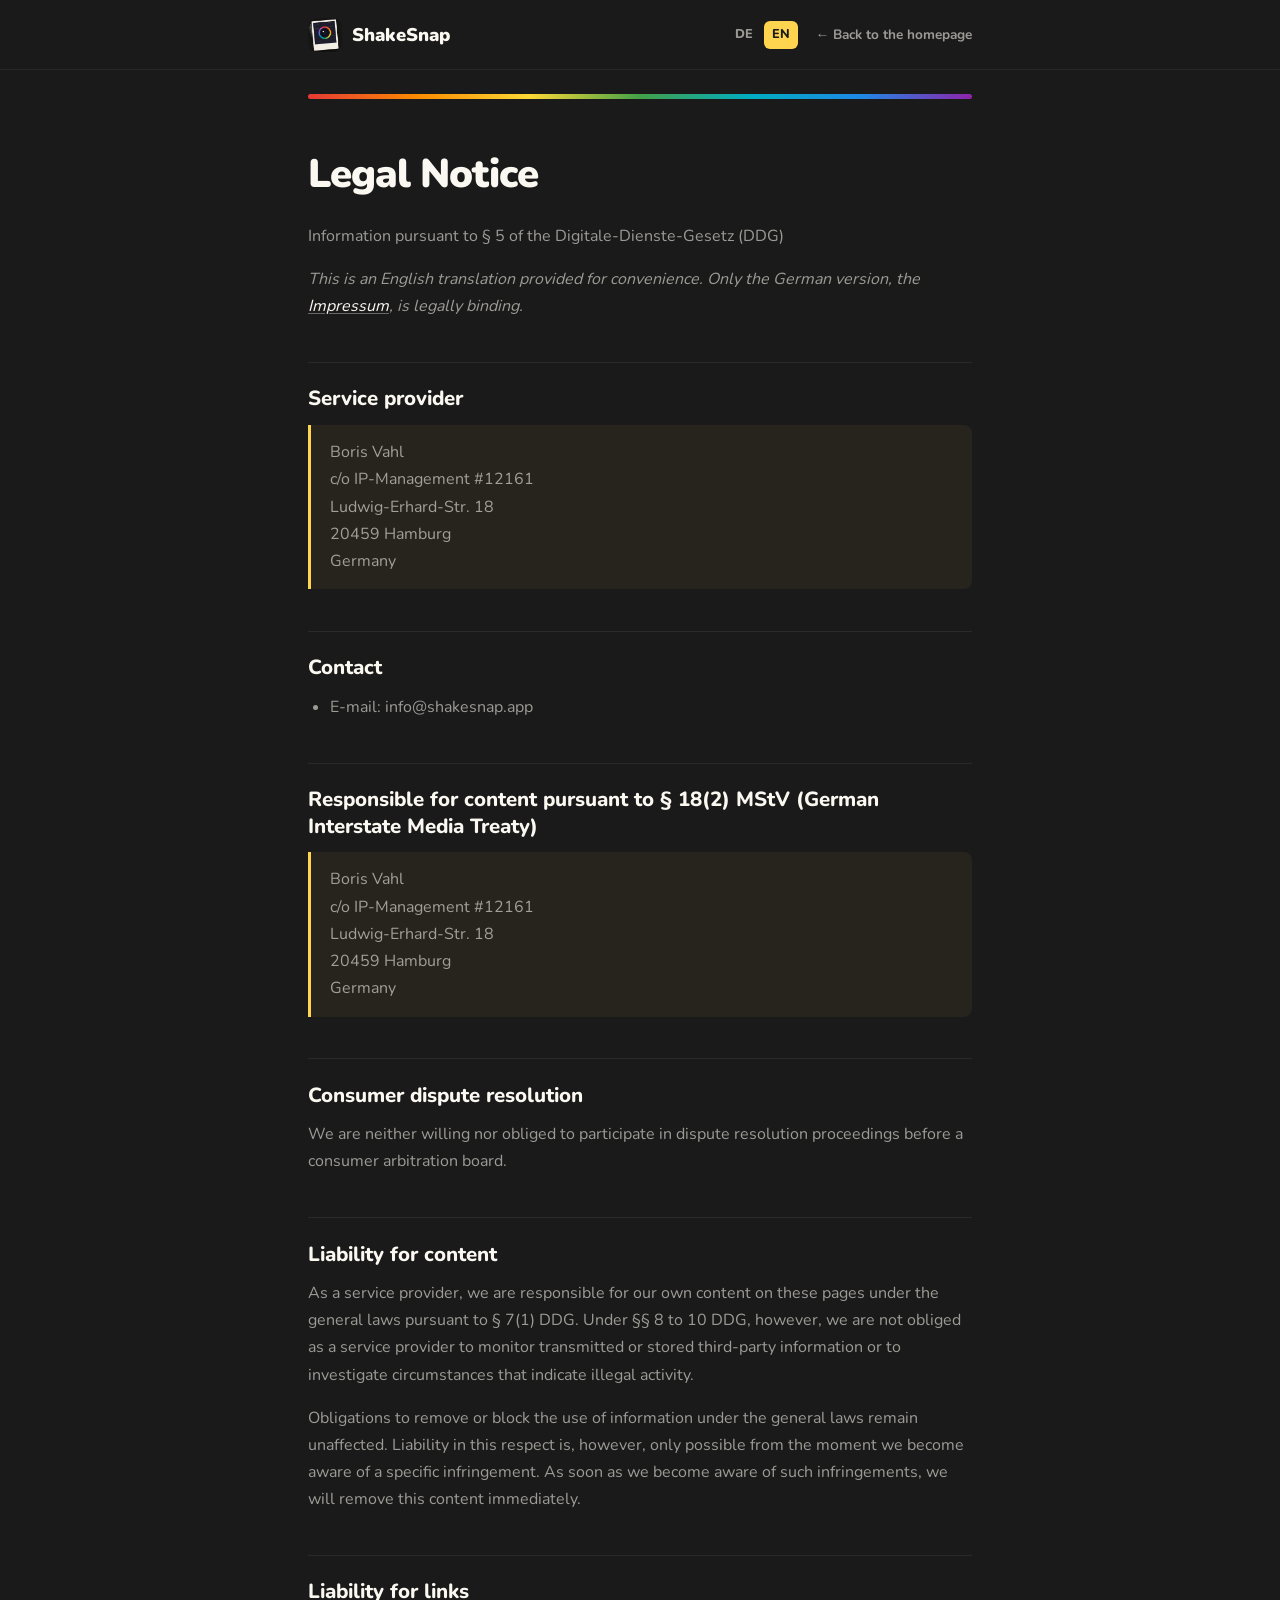
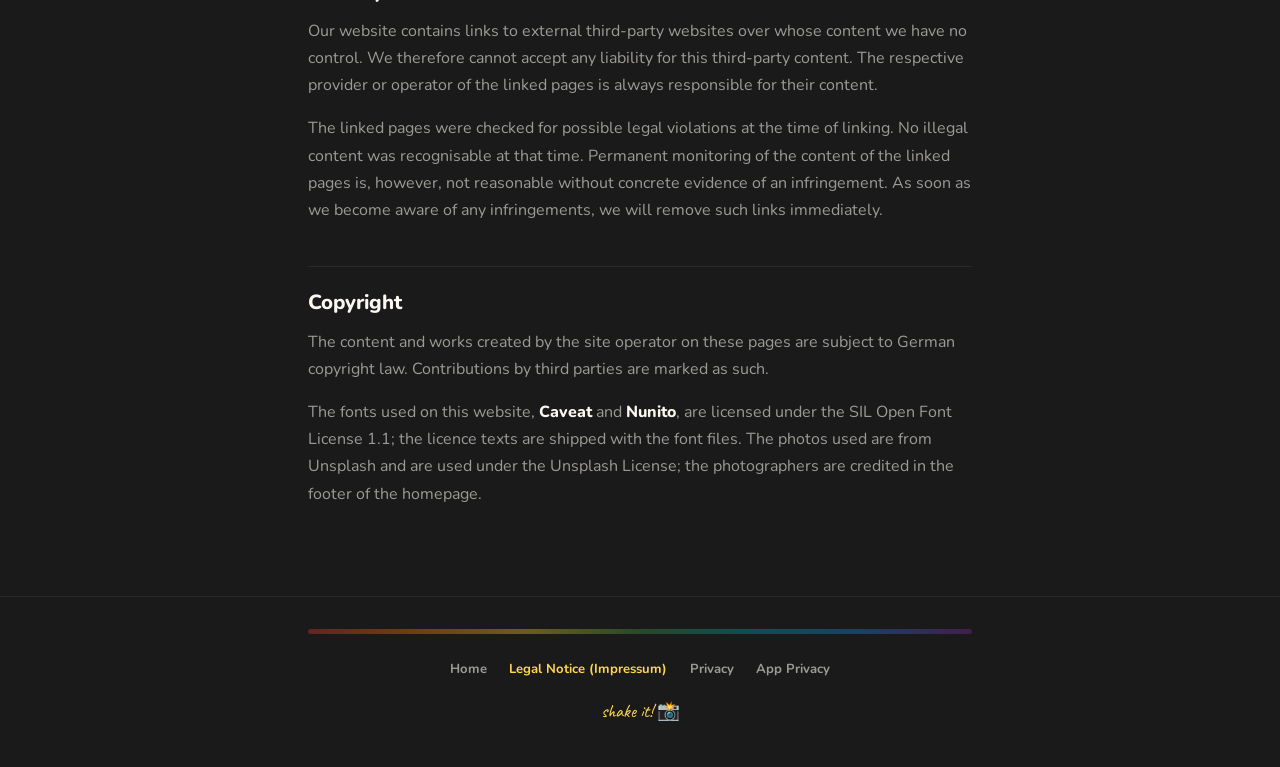
<file: legal-notice.html>
<!DOCTYPE html>
<html lang="en">
<head>
  <meta charset="UTF-8" />
  <meta name="viewport" content="width=device-width, initial-scale=1.0" />
  <link rel="icon" type="image/png" sizes="32x32" href="assets/favicon-32.png" />
  <title>Legal Notice — ShakeSnap</title>
  <meta name="robots" content="index, follow" />
  <link rel="stylesheet" href="assets/legal.css" />
</head>
<body>

  <header class="page-head">
    <div class="container head-inner">
      <a href="index.html" class="brand">
        <img src="assets/app_icon.png" alt="" />
        ShakeSnap
      </a>
      <div class="head-actions">
        <nav class="lang-switch" aria-label="Language"><a href="impressum.html" hreflang="de" lang="de">DE</a> <span aria-current="true">EN</span></nav>
        <a href="index.html" class="back-link">&larr; Back to the homepage</a>
      </div>
    </div>
  </header>

  <div class="container" style="padding-top:1.5rem;">
    <div class="rainbow-bar"></div>
  </div>

  <main>
    <div class="container">
      <h1>Legal Notice</h1>
      <p>Information pursuant to § 5 of the Digitale-Dienste-Gesetz (DDG)</p>
      <p><em>This is an English translation provided for convenience. Only the German
      version, the <a href="impressum.html">Impressum</a>, is legally binding.</em></p>
      <h2>Service provider</h2>
      <blockquote>
      <p>Boris Vahl<br>
      c/o IP-Management #12161<br>
      Ludwig-Erhard-Str. 18<br>
      20459 Hamburg<br>
      Germany</p>
      </blockquote>
      <h2>Contact</h2>
      <ul>
      <li>E-mail: info@shakesnap.app</li>
      </ul>
      <h2>Responsible for content pursuant to § 18(2) MStV (German Interstate Media Treaty)</h2>
      <blockquote>
      <p>Boris Vahl<br>
      c/o IP-Management #12161<br>
      Ludwig-Erhard-Str. 18<br>
      20459 Hamburg<br>
      Germany</p>
      </blockquote>
      <h2>Consumer dispute resolution</h2>
      <p>We are neither willing nor obliged to participate in dispute resolution
      proceedings before a consumer arbitration board.</p>
      <h2>Liability for content</h2>
      <p>As a service provider, we are responsible for our own content on these pages
      under the general laws pursuant to § 7(1) DDG. Under §§ 8 to 10 DDG, however,
      we are not obliged as a service provider to monitor transmitted or stored
      third-party information or to investigate circumstances that indicate illegal
      activity.</p>
      <p>Obligations to remove or block the use of information under the general laws
      remain unaffected. Liability in this respect is, however, only possible from
      the moment we become aware of a specific infringement. As soon as we become
      aware of such infringements, we will remove this content immediately.</p>
      <h2>Liability for links</h2>
      <p>Our website contains links to external third-party websites over whose content
      we have no control. We therefore cannot accept any liability for this
      third-party content. The respective provider or operator of the linked pages
      is always responsible for their content.</p>
      <p>The linked pages were checked for possible legal violations at the time of
      linking. No illegal content was recognisable at that time. Permanent monitoring
      of the content of the linked pages is, however, not reasonable without concrete
      evidence of an infringement. As soon as we become aware of any infringements,
      we will remove such links immediately.</p>
      <h2>Copyright</h2>
      <p>The content and works created by the site operator on these pages are subject
      to German copyright law. Contributions by third parties are marked as such.</p>
      <p>The fonts used on this website, <strong>Caveat</strong> and <strong>Nunito</strong>, are licensed under
      the SIL Open Font License 1.1; the licence texts are shipped with the font
      files. The photos used are from Unsplash and are used under the Unsplash
      License; the photographers are credited in the footer of the homepage.</p>
    </div>
  </main>

  <footer>
    <div class="container">
      <div class="rainbow-bar" style="opacity:.35; margin-bottom:1.5rem;"></div>
      <nav class="foot-nav">
        <a href="index.html">Home</a>
        <a href="legal-notice.html" aria-current="page">Legal Notice (Impressum)</a>
        <a href="privacy.html">Privacy</a>
        <a href="app-privacy-en.html">App Privacy</a>
      </nav>
      <p class="foot-note">
        <span class="foot-hand">shake it! &#128248;</span>
      </p>
    </div>
  </footer>

</body>
</html>
</file>
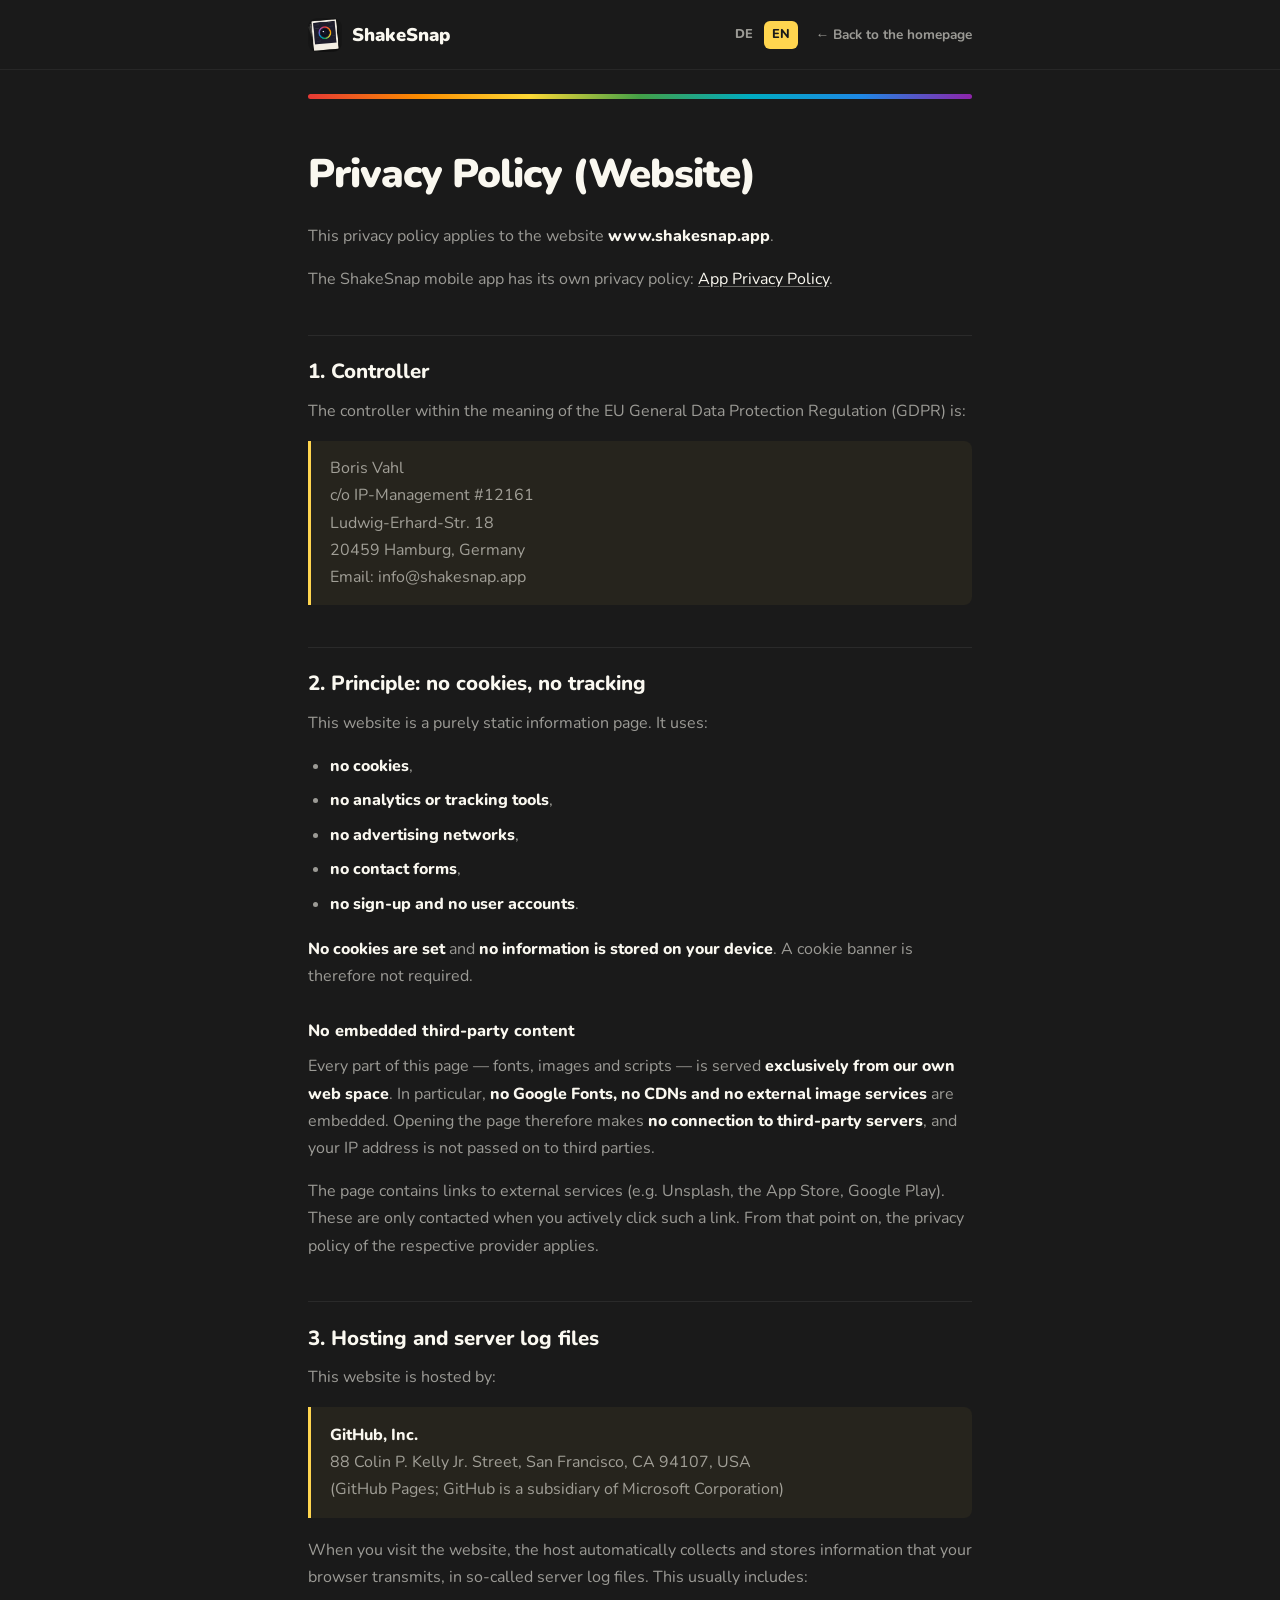
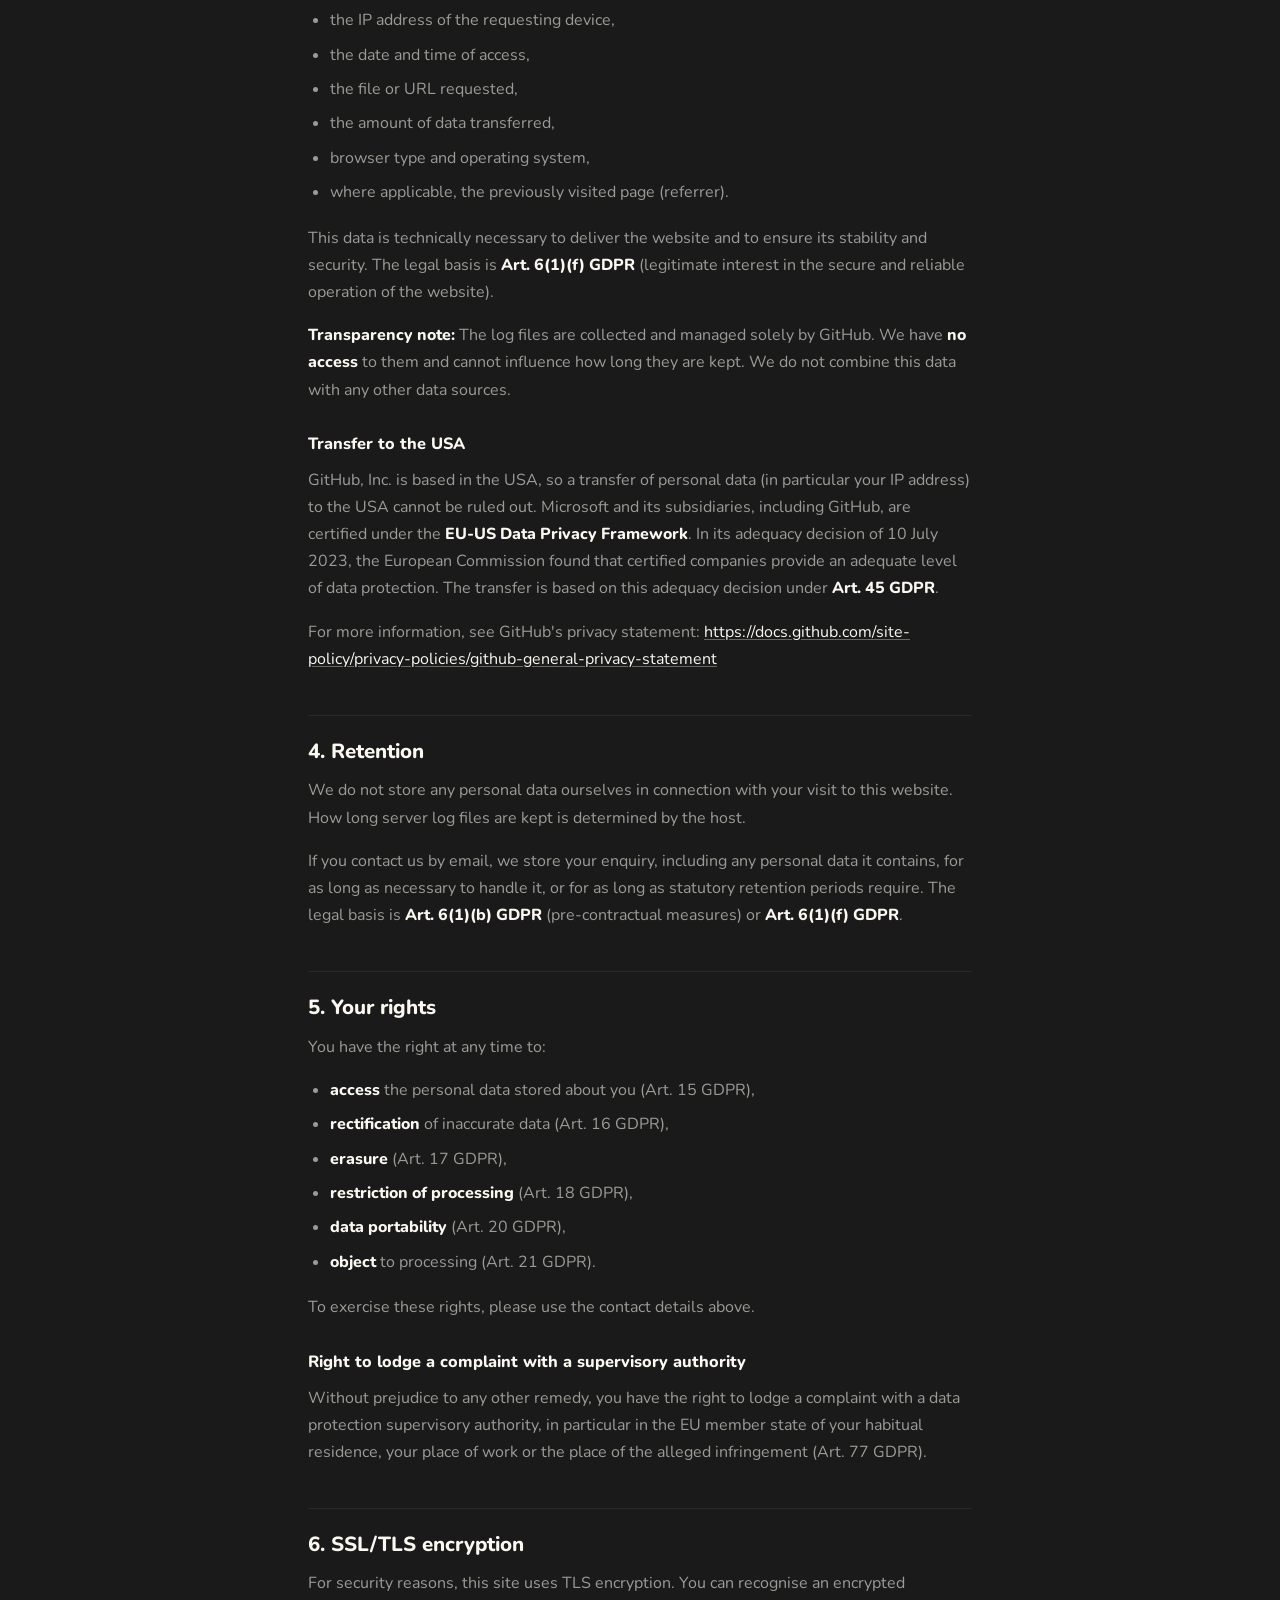
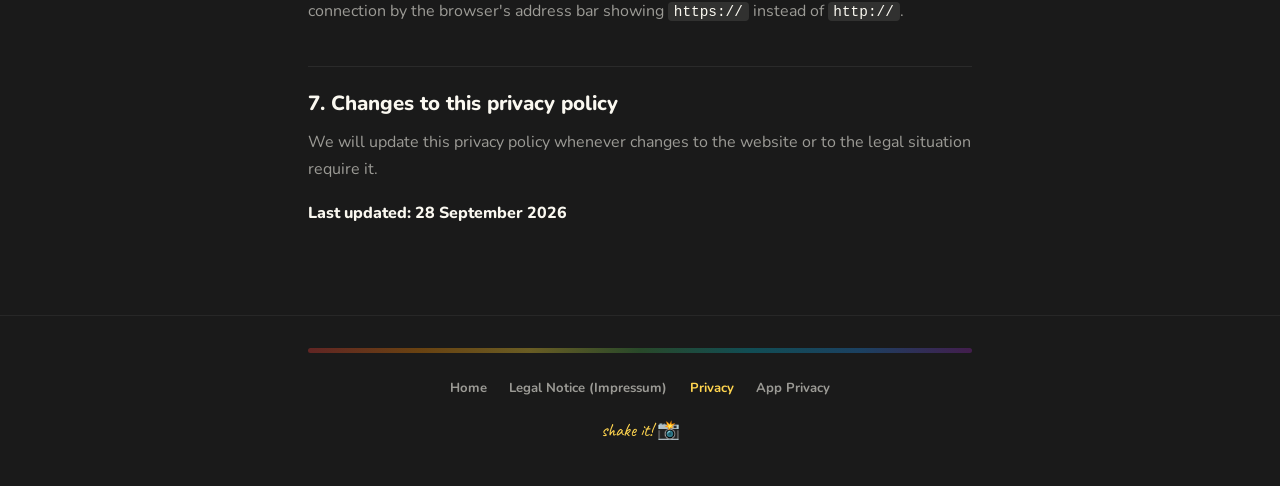
<file: privacy.html>
<!DOCTYPE html>
<html lang="en">
<head>
  <meta charset="UTF-8" />
  <meta name="viewport" content="width=device-width, initial-scale=1.0" />
  <link rel="icon" type="image/png" sizes="32x32" href="assets/favicon-32.png" />
  <title>Privacy Policy — ShakeSnap</title>
  <meta name="robots" content="index, follow" />
  <link rel="stylesheet" href="assets/legal.css" />
</head>
<body>

  <header class="page-head">
    <div class="container head-inner">
      <a href="index.html" class="brand">
        <img src="assets/app_icon.png" alt="" />
        ShakeSnap
      </a>
      <div class="head-actions">
        <nav class="lang-switch" aria-label="Language"><a href="datenschutz.html" hreflang="de" lang="de">DE</a> <span aria-current="true">EN</span></nav>
        <a href="index.html" class="back-link">&larr; Back to the homepage</a>
      </div>
    </div>
  </header>

  <div class="container" style="padding-top:1.5rem;">
    <div class="rainbow-bar"></div>
  </div>

  <main>
    <div class="container">
      <h1>Privacy Policy (Website)</h1>
      <p>This privacy policy applies to the website <strong>www.shakesnap.app</strong>.</p>
      <p>The ShakeSnap mobile app has its own privacy policy:
      <a href="app-privacy-en.html">App Privacy Policy</a>.</p>
      <h2>1. Controller</h2>
      <p>The controller within the meaning of the EU General Data Protection Regulation
      (GDPR) is:</p>
      <blockquote>
      <p>Boris Vahl<br>
      c/o IP-Management #12161<br>
      Ludwig-Erhard-Str. 18<br>
      20459 Hamburg, Germany<br>
      Email: info@shakesnap.app</p>
      </blockquote>
      <h2>2. Principle: no cookies, no tracking</h2>
      <p>This website is a purely static information page. It uses:</p>
      <ul>
      <li><strong>no cookies</strong>,</li>
      <li><strong>no analytics or tracking tools</strong>,</li>
      <li><strong>no advertising networks</strong>,</li>
      <li><strong>no contact forms</strong>,</li>
      <li><strong>no sign-up and no user accounts</strong>.</li>
      </ul>
      <p><strong>No cookies are set</strong> and <strong>no information is stored on your device</strong>. A
      cookie banner is therefore not required.</p>
      <h3>No embedded third-party content</h3>
      <p>Every part of this page — fonts, images and scripts — is served
      <strong>exclusively from our own web space</strong>. In particular, <strong>no Google Fonts, no
      CDNs and no external image services</strong> are embedded. Opening the page therefore
      makes <strong>no connection to third-party servers</strong>, and your IP address is not
      passed on to third parties.</p>
      <p>The page contains links to external services (e.g. Unsplash, the App Store,
      Google Play). These are only contacted when you actively click such a link.
      From that point on, the privacy policy of the respective provider applies.</p>
      <h2>3. Hosting and server log files</h2>
      <p>This website is hosted by:</p>
      <blockquote>
      <p><strong>GitHub, Inc.</strong><br>
      88 Colin P. Kelly Jr. Street, San Francisco, CA 94107, USA<br>
      (GitHub Pages; GitHub is a subsidiary of Microsoft Corporation)</p>
      </blockquote>
      <p>When you visit the website, the host automatically collects and stores
      information that your browser transmits, in so-called server log files. This
      usually includes:</p>
      <ul>
      <li>the IP address of the requesting device,</li>
      <li>the date and time of access,</li>
      <li>the file or URL requested,</li>
      <li>the amount of data transferred,</li>
      <li>browser type and operating system,</li>
      <li>where applicable, the previously visited page (referrer).</li>
      </ul>
      <p>This data is technically necessary to deliver the website and to ensure its
      stability and security. The legal basis is <strong>Art. 6(1)(f) GDPR</strong> (legitimate
      interest in the secure and reliable operation of the website).</p>
      <p><strong>Transparency note:</strong> The log files are collected and managed solely by
      GitHub. We have <strong>no access</strong> to them and cannot influence how long they are
      kept. We do not combine this data with any other data sources.</p>
      <h3>Transfer to the USA</h3>
      <p>GitHub, Inc. is based in the USA, so a transfer of personal data (in
      particular your IP address) to the USA cannot be ruled out. Microsoft and its
      subsidiaries, including GitHub, are certified under the <strong>EU-US Data Privacy
      Framework</strong>. In its adequacy decision of 10 July 2023, the European Commission
      found that certified companies provide an adequate level of data protection.
      The transfer is based on this adequacy decision under <strong>Art. 45 GDPR</strong>.</p>
      <p>For more information, see GitHub's privacy statement:
      <a href="https://docs.github.com/site-policy/privacy-policies/github-general-privacy-statement" target="_blank" rel="noopener noreferrer">https://docs.github.com/site-policy/privacy-policies/github-general-privacy-statement</a></p>
      <h2>4. Retention</h2>
      <p>We do not store any personal data ourselves in connection with your visit to
      this website. How long server log files are kept is determined by the host.</p>
      <p>If you contact us by email, we store your enquiry, including any personal data
      it contains, for as long as necessary to handle it, or for as long as statutory
      retention periods require. The legal basis is <strong>Art. 6(1)(b) GDPR</strong>
      (pre-contractual measures) or <strong>Art. 6(1)(f) GDPR</strong>.</p>
      <h2>5. Your rights</h2>
      <p>You have the right at any time to:</p>
      <ul>
      <li><strong>access</strong> the personal data stored about you (Art. 15 GDPR),</li>
      <li><strong>rectification</strong> of inaccurate data (Art. 16 GDPR),</li>
      <li><strong>erasure</strong> (Art. 17 GDPR),</li>
      <li><strong>restriction of processing</strong> (Art. 18 GDPR),</li>
      <li><strong>data portability</strong> (Art. 20 GDPR),</li>
      <li><strong>object</strong> to processing (Art. 21 GDPR).</li>
      </ul>
      <p>To exercise these rights, please use the contact details above.</p>
      <h3>Right to lodge a complaint with a supervisory authority</h3>
      <p>Without prejudice to any other remedy, you have the right to lodge a complaint
      with a data protection supervisory authority, in particular in the EU member
      state of your habitual residence, your place of work or the place of the
      alleged infringement (Art. 77 GDPR).</p>
      <h2>6. SSL/TLS encryption</h2>
      <p>For security reasons, this site uses TLS encryption. You can recognise an
      encrypted connection by the browser's address bar showing <code>https://</code> instead of
      <code>http://</code>.</p>
      <h2>7. Changes to this privacy policy</h2>
      <p>We will update this privacy policy whenever changes to the website or to the
      legal situation require it.</p>
      <p><strong>Last updated: 28 September 2026</strong></p>
    </div>
  </main>

  <footer>
    <div class="container">
      <div class="rainbow-bar" style="opacity:.35; margin-bottom:1.5rem;"></div>
      <nav class="foot-nav">
        <a href="index.html">Home</a>
        <a href="legal-notice.html">Legal Notice (Impressum)</a>
        <a href="privacy.html" aria-current="page">Privacy</a>
        <a href="app-privacy-en.html">App Privacy</a>
      </nav>
      <p class="foot-note">
        <span class="foot-hand">shake it! &#128248;</span>
      </p>
    </div>
  </footer>

</body>
</html>
</file>
<file: assets/home.css>
/* Homepage styles, shared by index.html (EN) and de/index.html (DE). */

/* ── Self-hosted fonts ───────────────────────────────────────── */
/* Bundled locally (fonts/) instead of loading from Google's CDN
   on every page visit, which would send each visitor's IP to Google. */
@font-face {
  font-family: 'Caveat';
  font-style: normal;
  font-weight: 400 700;
  font-display: swap;
  src: url('../fonts/Caveat-Variable.woff2') format('woff2');
}
@font-face {
  font-family: 'Nunito';
  font-style: normal;
  font-weight: 400 900;
  font-display: swap;
  src: url('../fonts/Nunito-Variable.woff2') format('woff2');
}

/* ── Design tokens ───────────────────────────────────────────── */
:root {
  --dark:           #1a1a1a;
  --dark-2:         #212121;
  --dark-card:      #272525;
  --frame-white:    #faf8f0;
  --frame-off:      #f5f0e8;
  --yellow:         #ffd54f;
  --amber:          #ffa726;

  /* Rainbow palette (echoes the app icon's lens ring) */
  --r: #e53935;
  --o: #fb8c00;
  --y: #fdd835;
  --g: #43a047;
  --t: #00acc1;
  --b: #1e88e5;
  --p: #8e24aa;

  --rainbow: linear-gradient(90deg,
    var(--r), var(--o), var(--y), var(--g), var(--t), var(--b), var(--p));

  --text:   #faf8f0;
  --muted:  rgba(250, 248, 240, 0.68);
  --faint:  rgba(250, 248, 240, 0.08);

  --sans: 'Nunito', sans-serif;
  --hand: 'Caveat', cursive;

  --radius-sm: 4px;
  --radius-md: 14px;
  --shadow-frame: 0 14px 50px rgba(0,0,0,.6), 0 4px 14px rgba(0,0,0,.4);
  --shadow-card:  0 4px 28px rgba(0,0,0,.45);
}

/* ── Reset ───────────────────────────────────────────────────── */
*, *::before, *::after { box-sizing: border-box; margin: 0; padding: 0; }
html { scroll-behavior: smooth; }
body {
  font-family: var(--sans);
  background: var(--dark);
  color: var(--text);
  line-height: 1.6;
  overflow-x: hidden;
}
img  { display: block; max-width: 100%; }
a    { color: inherit; text-decoration: none; }

/* ── Layout helpers ──────────────────────────────────────────── */
.container {
  max-width: 1100px;
  margin-inline: auto;
  padding-inline: clamp(1.25rem, 5vw, 3rem);
}
.nowrap { white-space: nowrap; } /* keeps e.g. "30 Sekunden." on one line */
.rainbow-text {
  background: var(--rainbow);
  -webkit-background-clip: text;
  background-clip: text;
  -webkit-text-fill-color: transparent;
}
/* Line icons from the sprite at the top of each page. */
.icon {
  width: 1em;
  height: 1em;
  flex-shrink: 0;
  fill: none;
  stroke: currentColor;
  stroke-width: 2;
  stroke-linecap: round;
  stroke-linejoin: round;
}
/* Read by screen readers and search engines, not shown. */
.visually-hidden {
  position: absolute;
  width: 1px; height: 1px;
  overflow: hidden;
  clip-path: inset(50%);
  white-space: nowrap;
}
.rainbow-bar {
  height: 5px;
  background: var(--rainbow);
  border-radius: 3px;
}

/* ── Keyframe animations ─────────────────────────────────────── */
@keyframes float {
  0%, 100% { transform: rotate(-4deg) translateY(0); }
  50%       { transform: rotate(-4deg) translateY(-12px); }
}
@keyframes wiggle {
  0%, 100% { transform: rotate(-4deg); }
  20%      { transform: rotate(-7deg) translateX(-5px) translateY(2px); }
  40%      { transform: rotate(-1deg) translateX(6px) translateY(-2px); }
  60%      { transform: rotate(-6deg) translateX(-4px) translateY(3px); }
  80%      { transform: rotate(-2deg) translateX(5px); }
}
@keyframes pulse-ring {
  0%   { transform: translate(-50%, -50%) scale(0.9); opacity: .8; }
  100% { transform: translate(-50%, -50%) scale(2.2); opacity: 0; }
}
@keyframes slide-up {
  from { opacity: 0; transform: translateY(40px); }
  to   { opacity: 1; transform: translateY(0); }
}
@keyframes develop-photo {
  0%   { filter: brightness(0) saturate(0); }
  25%  { filter: brightness(.08) saturate(0) sepia(.9); }
  55%  { filter: brightness(.4)  saturate(.3) sepia(.4); }
  80%  { filter: brightness(.8)  saturate(.7) sepia(.1); }
  100% { filter: brightness(1)   saturate(1)  sepia(0); }
}

/* ── Nav ─────────────────────────────────────────────────────── */
nav {
  position: fixed;
  top: 0; left: 0; right: 0;
  z-index: 200;
  backdrop-filter: blur(18px) saturate(1.6);
  background: rgba(26, 26, 26, .78);
  border-bottom: 1px solid rgba(255,255,255,.06);
}
.nav-inner {
  display: flex;
  align-items: center;
  justify-content: space-between;
  padding-block: .9rem;
}
.nav-brand {
  display: flex;
  align-items: center;
  gap: .65rem;
  font-weight: 900;
  font-size: 1.2rem;
  letter-spacing: -.02em;
}
.nav-brand img {
  width: 36px;
  height: 36px;
  border-radius: 10px;
}
.nav-links {
  display: flex;
  gap: 2.2rem;
  list-style: none;
  font-size: .88rem;
  font-weight: 700;
  color: var(--muted);
}
.nav-links a { transition: color .15s; }
.nav-links a:hover { color: var(--text); }
.nav-cta {
  background: var(--yellow);
  color: var(--dark);
  font-weight: 900;
  font-size: .85rem;
  padding: .5rem 1.3rem;
  border-radius: 50px;
  transition: transform .15s, box-shadow .15s;
}
.nav-actions { display: flex; align-items: center; gap: .9rem; }
.lang-switch { display: flex; gap: .15rem; font-size: .78rem; font-weight: 800; }
.lang-switch a, .lang-switch span {
  padding: .2rem .5rem; border-radius: 6px; text-decoration: none;
}
.lang-switch a { color: var(--muted); transition: color .15s; }
.lang-switch a:hover { color: var(--text); }
.lang-switch span { color: var(--dark); background: var(--yellow); }
.nav-cta:hover {
  transform: translateY(-2px);
  box-shadow: 0 6px 20px rgba(255, 213, 79, .38);
}

/* ── Hero ────────────────────────────────────────────────────── */
.hero {
  min-height: 100dvh;
  display: grid;
  place-items: center;
  padding-top: 80px;
  position: relative;
  overflow: hidden;
}
.hero::before {
  content: '';
  position: absolute;
  inset: 0;
  background:
    radial-gradient(ellipse 65% 55% at 65% 45%, rgba(142, 36, 170, .14) 0%, transparent 65%),
    radial-gradient(ellipse 45% 45% at 20% 75%, rgba(30, 136, 229, .11) 0%, transparent 60%);
}
.hero-grid {
  display: grid;
  grid-template-columns: 1fr 1fr;
  grid-template-areas:
    "copy visual"
    "cta  visual";
  column-gap: 4rem;
  row-gap: 1rem;
  position: relative;
}
.hero-copy            { grid-area: copy; align-self: end; animation: slide-up .65s ease both; }
.hero-grid > .btn-row { grid-area: cta;  align-self: start; }

.eyebrow {
  display: inline-flex;
  align-items: center;
  gap: .5rem;
  font-size: .75rem;
  font-weight: 800;
  letter-spacing: .13em;
  text-transform: uppercase;
  color: var(--yellow);
}

/* App icon at display size. The icon's own background is nearly the page
   colour, so a faint ring keeps its outline readable; the radius follows
   the iOS home-screen shape (~22% of the edge). */
.app-icon {
  border-radius: 22.5%;
  box-shadow: 0 0 0 1px rgba(255,255,255,.1), 0 10px 30px rgba(0,0,0,.5);
}
.hero-brand {
  display: flex;
  align-items: center;
  gap: 1rem;
  margin-bottom: 1.5rem;
}
.hero-brand .app-icon { width: 64px; height: 64px; }
.hero-brand-name {
  font-size: 1.35rem;
  font-weight: 900;
  letter-spacing: -.02em;
  line-height: 1.2;
}
h1 {
  font-size: clamp(2.8rem, 5.5vw, 5rem);
  font-weight: 900;
  line-height: 1.06;
  letter-spacing: -.03em;
  margin-bottom: 1.3rem;
}
.hero-sub {
  font-size: clamp(.95rem, 1.8vw, 1.15rem);
  color: var(--muted);
  max-width: 46ch;
  margin-bottom: 0;
  line-height: 1.75;
}
.hero-sub strong { color: var(--text); }
.btn-row {
  display: flex;
  flex-wrap: wrap;
  gap: 1rem;
  align-items: center;
}
.btn-primary {
  display: inline-flex;
  align-items: center;
  gap: .5rem;
  background: var(--yellow);
  color: var(--dark);
  font-weight: 900;
  font-size: 1rem;
  padding: .9rem 2.2rem;
  border-radius: 50px;
  transition: transform .15s, box-shadow .15s;
}
.btn-primary:hover {
  transform: translateY(-2px);
  box-shadow: 0 10px 28px rgba(255, 213, 79, .42);
}
.btn-ghost {
  display: inline-flex;
  align-items: center;
  gap: .5rem;
  border: 1.5px solid rgba(250, 248, 240, .2);
  color: var(--text);
  font-weight: 700;
  font-size: 1rem;
  padding: .9rem 2.2rem;
  border-radius: 50px;
  transition: border-color .15s, background .15s;
}
.btn-ghost:hover {
  border-color: rgba(250, 248, 240, .45);
  background: rgba(250, 248, 240, .05);
}

/* ── Instant-photo card component ─────────────────────────────── */
.hero-visual {
  grid-area: visual;
  display: flex;
  justify-content: center;
  align-items: center;
  animation: slide-up .65s .15s ease both;
}
.photo-card-stack {
  position: relative;
  width: 260px;
}
/* back card */
.p-back {
  position: absolute;
  top: 22px; left: -24px;
  width: 240px;
  transform: rotate(7deg);
  background: var(--frame-white);
  border-radius: var(--radius-sm);
  box-shadow: var(--shadow-frame);
}
/* front card */
.p-front {
  position: relative;
  display: flow-root; /* keep .p-photo's top margin inside the frame */
  width: 240px;
  background: var(--frame-white);
  border-radius: var(--radius-sm);
  box-shadow: var(--shadow-frame);
  animation: float 4.5s ease-in-out infinite;
  transform: rotate(-4deg);
  cursor: pointer;
}
.p-photo {
  margin: 10px 10px 0;
  aspect-ratio: 1;
  overflow: hidden;
  position: relative;
  background: #080808;
}
.p-border {
  padding: 10px 10px 18px;
}
.p-caption {
  font-family: var(--hand);
  font-size: 1.35rem;
  font-weight: 600;
  color: #555;
  line-height: 1.3;
}
.hero-reset-hint {
  position: absolute;
  bottom: 0; left: 0; right: 0;
  background: rgba(0,0,0,.52);
  color: rgba(250,248,240,.92);
  font-size: .74rem;
  font-weight: 800;
  letter-spacing: .05em;
  text-align: center;
  padding: .45rem;
  opacity: 0;
  transition: opacity .5s ease;
  pointer-events: none;
}
.hero-reset-hint.visible { opacity: 1; }

/* ── Section shared ──────────────────────────────────────────── */
.section { padding-block: 6.5rem; }

.section-label {
  display: inline-flex;
  align-items: center;
  gap: .45rem;
  font-size: .72rem;
  font-weight: 800;
  letter-spacing: .14em;
  text-transform: uppercase;
  color: var(--yellow);
  margin-bottom: .8rem;
}
h2 {
  font-size: clamp(1.9rem, 4vw, 2.9rem);
  font-weight: 900;
  line-height: 1.14;
  letter-spacing: -.025em;
  margin-bottom: 1.1rem;
}
.body-text {
  font-size: 1.05rem;
  color: var(--muted);
  line-height: 1.78;
  max-width: 50ch;
}
.body-text strong { color: var(--text); }

/* ── Personal section ────────────────────────────────────────── */
.personal-section {
  padding-block: 6.5rem;
  background: var(--dark-2);
}
.two-col {
  display: grid;
  grid-template-columns: 1fr 1fr;
  gap: 5rem;
  align-items: center;
}
/* instant-photo card pair */
.message-pair {
  display: flex;
  justify-content: center;
  gap: 1.5rem;
  flex-wrap: wrap;
}
.message-card {
  width: 195px;
  background: var(--frame-white);
  border-radius: var(--radius-sm);
  box-shadow: var(--shadow-frame);
}
.message-card:first-child { transform: rotate(-6deg) translateY(12px); }
.message-card:last-child  { transform: rotate(4.5deg); }
.mp-photo {
  margin: 9px 9px 0;
  aspect-ratio: 1;
}
.mp-photo-a { background: linear-gradient(135deg, #f6d365 0%, #fda085 50%, #f093fb 100%); }
.mp-photo-b { background: linear-gradient(135deg, #4facfe 0%, #00f2fe 50%, #43e97b 100%); }
.mp-border { padding: 8px 9px 16px; }
.mp-caption {
  font-family: var(--hand);
  font-size: 1.55rem;
  font-weight: 600;
  color: #1e88e5; /* the app's blue pen colour */
  line-height: 1.35;
}
.mp-svg { width: 100%; height: 38px; }
.scribble { stroke: #666; stroke-width: 1.8; fill: none; stroke-linecap: round; }
/* Drawn small in the markup; scaled up around its own centre and nudged
   down so it stays inside the doodle strip. Stroke halved to stay ~1.5. */
.scribble.heart {
  stroke: #e53935;
  fill: #e53935;
  stroke-width: .8;
  stroke-linejoin: round;
  transform-box: fill-box;
  transform-origin: center;
  transform: translate(0, 4px) scale(1.9);
}

/* ── Surprise section ────────────────────────────────────────── */
.surprise-section {
  padding-block: 7.5rem;
  background: #0f0f0f;
  position: relative;
  overflow: hidden;
}
.surprise-section::before {
  content: '';
  position: absolute;
  inset: 0;
  background:
    radial-gradient(ellipse 55% 50% at 80% 50%,  rgba(229,57,53,.1)   0%, transparent 70%),
    radial-gradient(ellipse 40% 55% at 12% 65%,  rgba(142,36,170,.12) 0%, transparent 60%);
}
.surprise-grid {
  display: grid;
  grid-template-columns: 1fr 1fr;
  gap: 5rem;
  align-items: center;
  position: relative;
}
.surprise-demo {
  display: flex;
  justify-content: center;
}
/* undeveloped instant-photo card */
.ud-wrapper {
  position: relative;
  width: 230px;
}
.ud-card {
  display: flow-root; /* keep .ud-film's top margin inside the frame */
  width: 230px;
  background: var(--frame-white);
  border-radius: var(--radius-sm);
  box-shadow: 0 22px 65px rgba(0,0,0,.85), 0 8px 24px rgba(0,0,0,.55);
  transform: rotate(-3deg);
  cursor: pointer;
}
.ud-film {
  margin: 10px 10px 0;
  aspect-ratio: 1;
  background: #080808;
  position: relative;
  overflow: hidden;
}

/* shared develop-from-black style for both instant-photo cards */
.reveal-img {
  position: absolute;
  inset: 0;
  width: 100%;
  height: 100%;
  object-fit: cover;
  display: block;
  filter: brightness(0) saturate(0);
}
.reveal-img.developing {
  animation: develop-photo 3.5s ease forwards;
}
.ud-footer { padding: 10px 10px 18px; }
.ud-label {
  font-family: var(--hand);
  font-size: 1.25rem;
  color: #333;
  text-align: center;
  height: 1.8rem;
  display: flex;
  align-items: center;
  justify-content: center;
}
.ud-label.tada { font-size: 1.65rem; font-weight: 700; }

/* developing state */
.ud-card.shaking { animation: wiggle .22s ease-in-out 7; }
.ud-card.developed .ud-label  { color: #666; transition: color 2s ease; }

.pulse-ring {
  position: absolute;
  top: 50%; left: 50%;
  width: 60px; height: 60px;
  border: 2px solid rgba(255, 213, 79, .7);
  border-radius: 50%;
  opacity: 0;
  pointer-events: none;
}
.pulse-ring.fire { animation: pulse-ring .85s ease-out forwards; }

.tap-hint {
  position: absolute;
  bottom: -84px;
  left: 50%;
  transform: translateX(-50%);
  font-size: 2.6rem;
  color: var(--yellow);
  filter: drop-shadow(0 0 8px rgba(255, 213, 79, .5));
  opacity: 0;
  pointer-events: none;
}
.tap-hint .icon { stroke-width: 2.25; }
@keyframes hint-bounce {
  0%   { opacity: 1; transform: translateX(-50%) translateY(0); }
  12%  { transform: translateX(-50%) translateY(-14px); }
  22%  { transform: translateX(-50%) translateY(0); }
  34%  { transform: translateX(-50%) translateY(-11px); }
  44%  { transform: translateX(-50%) translateY(0); }
  56%  { transform: translateX(-50%) translateY(-7px); }
  66%  { transform: translateX(-50%) translateY(0); }
  80%  { opacity: 1; }
  100% { opacity: 0; transform: translateX(-50%) translateY(0); }
}
.tap-hint.show { animation: hint-bounce 2.6s ease forwards; }

/* Paragraph spacing inside the copy columns. */
.body-text + .body-text,
.body-text + .surprise-quote { margin-top: 1.1rem; }

.surprise-quote {
  font-family: var(--hand);
  font-size: 1.75rem;
  font-weight: 600;
  color: var(--yellow);
  line-height: 1.3;
}

/* ── Steps ───────────────────────────────────────────────────── */
.steps-section {
  padding-block: 6.5rem;
  text-align: center;
}
.steps-section h2 { margin-inline: auto; }
.steps-section .body-text { margin-inline: auto; }
/* The step layout values live here so the timeline below follows them. */
.steps {
  --step-gap: 2rem;
  --step-pad: 1.5rem;
  --step-dot: 76px;
  display: grid;
  grid-template-columns: repeat(3, 1fr);
  gap: var(--step-gap);
  margin-top: 4rem;
}
.step {
  padding: var(--step-pad);
  position: relative;
  /* Column, so the phone below can be pushed to the bottom of the (equally
     tall) grid cell: the phones line up however long each text is. */
  display: flex;
  flex-direction: column;
}
/* Timeline: each step but the last draws the piece from its circle's right
   edge to the next circle's left edge, at the circles' middle — so it fits
   any number of steps, gap, padding and circle size. */
.step:not(:last-child)::after {
  content: '';
  position: absolute;
  top: calc(var(--step-pad) + var(--step-dot) / 2 - 1px);
  left: calc(50% + var(--step-dot) / 2);
  width: calc(100% + var(--step-gap) - var(--step-dot));
  height: 2px;
  background: var(--muted); /* steps beyond the coloured ones */
  opacity: .45;
}
.step:nth-child(1)::after { background: linear-gradient(90deg, var(--yellow), #b39ddb); }
.step:nth-child(2)::after { background: linear-gradient(90deg, #b39ddb, #ffab91); }
.step-num {
  width: var(--step-dot); height: var(--step-dot);
  border-radius: 50%;
  display: flex;
  align-items: center;
  justify-content: center;
  margin: 0 auto 1.35rem;
  font-size: 1.9rem;
}
.step:nth-child(1) .step-num { color: var(--yellow); background: rgba(255,213,79,.12); box-shadow: 0 0 0 1px rgba(255,213,79,.2); }
.step:nth-child(2) .step-num { color: #b39ddb; background: rgba(142,36,170,.12); box-shadow: 0 0 0 1px rgba(142,36,170,.25); }
.step:nth-child(3) .step-num { color: #ffab91; background: rgba(229,57,53,.1);   box-shadow: 0 0 0 1px rgba(229,57,53,.2); }
.step-title { font-size: 1.05rem; font-weight: 800; margin-bottom: .55rem; }
.step-body  { font-size: .95rem; color: var(--muted); line-height: 1.75; margin-bottom: 1.75rem; }
.steps-dots { display: none; } /* carousel only, see the phone media query */

/* ── FAQ ─────────────────────────────────────────────────────── */
.faq-section {
  padding-block: 6.5rem;
  text-align: center;
}
.faq-section h2 { margin-inline: auto; }
.faq-list {
  max-width: 760px;
  margin: 3rem auto 0;
  display: grid;
  gap: .75rem;
  text-align: left;
}
.faq-item {
  background: var(--dark-card);
  border-radius: var(--radius-md);
}
.faq-item summary {
  display: flex;
  justify-content: space-between;
  align-items: center;
  gap: 1rem;
  padding: 1.1rem 1.4rem;
  font-weight: 800;
  line-height: 1.4;
  cursor: pointer;
  list-style: none;
}
.faq-item summary::-webkit-details-marker { display: none; }
.faq-item summary::after {
  content: '+';
  flex: none;
  font-size: 1.5rem;
  line-height: 1;
  color: var(--yellow);
}
.faq-item[open] summary::after { content: '\2013'; }
.faq-item summary:focus-visible {
  outline: 2px solid var(--yellow);
  outline-offset: 2px;
  border-radius: var(--radius-md);
}
.faq-item p {
  padding: 0 1.4rem 1.3rem;
  color: var(--muted);
  line-height: 1.7;
}
.faq-item a { color: var(--yellow); }
.faq-back { margin-top: 2.5rem; }

/* ── Phone frame + promo video ───────────────────────────────── */
/* Frame drawn in CSS (no device artwork); fits iOS and Android shots. */
.phone {
  width: min(210px, 100%);
  margin: auto auto 0; /* auto top: bottom-aligned inside .step */
  padding: 7px;
  border-radius: 30px;
  background: #0d0d0d;
  box-shadow: 0 0 0 1.5px rgba(255,255,255,.14), var(--shadow-card);
}
.phone img {
  display: block;
  width: 100%;
  height: auto;
  border-radius: 24px;
  aspect-ratio: 1320 / 2868;
  background: var(--dark);
}
/* The promo video is already a finished ad (own phone, own captions), so it
   gets a plain rounded container, not a second frame. */
.promo-section { padding-block: 6.5rem 0; text-align: center; }
.promo-section h2 { margin-inline: auto; }
.promo-video {
  display: block;
  width: min(320px, 100%);
  aspect-ratio: 9 / 16;
  margin: 3rem auto 0;
  border-radius: var(--radius-md);
  background: var(--dark-card);
  box-shadow: var(--shadow-frame);
}

/* ── CTA ─────────────────────────────────────────────────────── */
.cta-section {
  padding-block: 7.5rem;
  text-align: center;
  position: relative;
  overflow: hidden;
}
.cta-section::before {
  content: '';
  position: absolute;
  inset: 0;
  background: radial-gradient(ellipse 75% 65% at 50% 50%, rgba(255,213,79,.07) 0%, transparent 65%);
}
.cta-section h2 { margin-inline: auto; }
.cta-section .body-text { margin-inline: auto; text-align: center; }
.cta-icon {
  width: 120px;
  height: 120px;
  margin: 0 auto 2rem;
  box-shadow: 0 0 0 1px rgba(255,255,255,.1), 0 18px 50px rgba(0,0,0,.55),
    0 0 80px rgba(255,213,79,.12);
}
/* Pre-release: the badges are shown but carry no link (see index.html). */
.coming-soon {
  display: inline-block;
  margin-top: 2.25rem;
  padding: .35rem 1rem;
  border-radius: 999px;
  border: 1px solid rgba(255,213,79,.35);
  background: rgba(255,213,79,.08);
  color: var(--yellow);
  font-size: .78rem;
  font-weight: 800;
  letter-spacing: .12em;
  text-transform: uppercase;
}
.coming-soon + .badges { margin-top: 1.25rem; }
.badges {
  display: flex;
  justify-content: center;
  flex-wrap: wrap;
  gap: 1rem;
  margin-top: 2.75rem;
}
/* Official store badge artwork, unmodified as both brand guidelines
   require. Equal height so they read as a pair; Apple asks for >= 40px. */
.badge {
  display: inline-block;
  transition: transform .15s;
}
a.badge[href]:hover { transform: translateY(-3px); }
.badge img   { height: 52px; width: auto; }
/* On Android the Play badge moves first (set from JS, see below). */
.badges.android-first .badge-play { order: -1; }
/* Short reassurance under the badges. Each item carries its own dot so the
   line wraps between items without leaving a separator at a line end. */
.trust-line {
  display: flex;
  justify-content: center;
  flex-wrap: wrap;
  gap: .4rem 1.25rem;
  margin: 1.75rem 0 0;
  padding: 0;
  list-style: none;
  color: var(--muted);
  font-size: .85rem;
}
.trust-line li::before {
  content: '';
  display: inline-block;
  width: 5px;
  height: 5px;
  margin-right: .5rem;
  border-radius: 50%;
  background: var(--yellow);
  vertical-align: .15em;
}

/* ── Footer ──────────────────────────────────────────────────── */
footer {
  border-top: 1px solid rgba(255,255,255,.06);
  padding-block: 2.5rem;
}
.footer-inner {
  display: flex;
  align-items: center;
  justify-content: space-between;
  flex-wrap: wrap;
  gap: 1rem;
}
.footer-brand {
  display: flex;
  align-items: center;
  gap: .6rem;
  font-weight: 900;
  font-size: 1.05rem;
}
.footer-brand img { width: 30px; height: 30px; border-radius: 8px; }
.footer-note { font-size: .82rem; color: var(--muted); }
.footer-hand { font-family: var(--hand); font-size: 1.4rem; font-weight: 600; color: var(--yellow); }
.footer-hand .icon { vertical-align: -.12em; }
/* Font attribution. Not required by the OFL — the licence text travels
   with the files in fonts/ — but it makes the credit visible. */
.footer-legal {
  margin-top: 1.25rem;
  font-size: .74rem;
  color: rgba(250, 248, 240, .55);
  text-align: center;
}
.footer-legal a {
  color: rgba(250, 248, 240, .7);
  text-decoration: underline;
  text-underline-offset: 2px;
  transition: color .15s;
}
.footer-legal a:hover { color: var(--text); }

/* ── Scroll-reveal ───────────────────────────────────────────── */
.reveal {
  opacity: 0;
  transform: translateY(32px);
  transition: opacity .65s ease, transform .65s ease;
}
.reveal.in { opacity: 1; transform: translateY(0); }

/* ── Responsive ──────────────────────────────────────────────── */
@media (max-width: 820px) {
  .hero-grid {
    grid-template-columns: 1fr;
    /* Buttons right below the text, so they are on the first screen. */
    grid-template-areas:
      "copy"
      "cta"
      "visual";
    row-gap: 2rem;
  }
  .hero-visual { padding-bottom: 1.5rem; }
  .two-col, .surprise-grid {
    grid-template-columns: 1fr;
    gap: 3rem;
  }
  .surprise-demo      { padding-bottom: 2.75rem; } /* room for the tap hint */
  /* Scales down on narrow phones so the first line stays on one row. */
  .surprise-quote     { font-size: clamp(1.3rem, 6.2vw, 1.5rem); }
  .personal-copy      { order: -1; }
  /* How it works becomes a swipeable carousel on phones: one step at a time
     instead of three stacked ones (about 1/3 of the scrolling). Plain
     scroll-snap; home.js adds the dots. */
  .steps {
    --card: min(80vw, 320px);
    --gutter: clamp(1.25rem, 5vw, 3rem); /* .container's side padding */
    --step-pad: .75rem;
    display: flex;
    gap: .75rem;
    margin-top: 2.5rem;
    margin-inline: calc(-1 * var(--gutter)); /* bleed to the screen edges */
    /* Side padding that lets the first and last card sit centred. */
    padding-inline: calc((100vw - var(--card)) / 2);
    overflow-x: auto;
    scroll-snap-type: x mandatory;
    scrollbar-width: none;
    overscroll-behavior-x: contain;
  }
  .steps::-webkit-scrollbar { display: none; }
  .step {
    flex: 0 0 var(--card);
    scroll-snap-align: center;
    border-radius: 24px;
    background: rgba(255,255,255,.03);
    box-shadow: inset 0 0 0 1px rgba(255,255,255,.07);
  }
  .step::after        { display: none; }
  /* Cards off to the side can't trigger the scroll-reveal: show them. */
  .steps .step.reveal { opacity: 1; transform: none; }
  .step-body          { margin-bottom: 1.25rem; }
  .phone              { width: min(180px, 100%); }
  .steps-dots {
    display: flex;
    justify-content: center;
    gap: .35rem;
    margin-top: 1.25rem;
  }
  .steps-dots button {
    /* 24px tap target around an 8px dot. */
    width: 24px; height: 24px;
    padding: 0; border: 0; background: none;
    cursor: pointer;
    display: grid; place-items: center;
  }
  .steps-dots button::before {
    content: '';
    width: 8px; height: 8px;
    border-radius: 50%;
    background: var(--muted);
    opacity: .4;
    transition: opacity .2s, background .2s, transform .2s;
  }
  .steps-dots button[aria-current="true"]::before {
    background: var(--yellow); opacity: 1; transform: scale(1.25);
  }
  .nav-links          { display: none; }
  /* The hero brand sits right below the nav here; show only one of the two
     (home.js sets the class while the hero brand is in view). */
  .nav-brand          { transition: opacity .25s, visibility .25s; }
  nav.hero-brand-visible .nav-brand { opacity: 0; visibility: hidden; }
}
@media (max-width: 480px) {
  .photo-card-stack, .p-front, .p-back { width: 200px; }
  .ud-wrapper, .ud-card { width: 195px; }
  .hero-brand            { margin-bottom: 1.1rem; }
  .hero-brand .app-icon  { width: 52px; height: 52px; }
  /* The footer row wraps on phones; centred, the wrapped line looks intended. */
  .footer-inner          { justify-content: center; row-gap: .6rem; }
}

/* Very narrow phones: the language switch needs the room, and the hero's own
   download button sits right below, so the nav button can go. */
@media (max-width: 400px) {
  .nav-cta { display: none; }
}
</file>
<file: assets/legal.css>
/* Shared styling for the legal pages (Impressum, Datenschutz, app privacy
   policy). Tokens mirror index.html so the pages feel like part of the same
   site. These pages are generated — do not edit the HTML by hand. */

@font-face {
  font-family: 'Caveat';
  font-style: normal;
  font-weight: 400 700;
  font-display: swap;
  src: url('../fonts/Caveat-Variable.woff2') format('woff2');
}
@font-face {
  font-family: 'Nunito';
  font-style: normal;
  font-weight: 400 900;
  font-display: swap;
  src: url('../fonts/Nunito-Variable.woff2') format('woff2');
}

:root {
  --dark:   #1a1a1a;
  --text:   #faf8f0;
  --muted:  rgba(250, 248, 240, .58);
  --faint:  rgba(250, 248, 240, .10);
  --yellow: #ffd54f;

  --r: #e53935; --o: #fb8c00; --y: #fdd835; --g: #43a047;
  --t: #00acc1; --b: #1e88e5; --p: #8e24aa;
  --rainbow: linear-gradient(90deg,
    var(--r), var(--o), var(--y), var(--g), var(--t), var(--b), var(--p));

  --sans: 'Nunito', sans-serif;
  --hand: 'Caveat', cursive;
}

*, *::before, *::after { box-sizing: border-box; margin: 0; padding: 0; }
body {
  font-family: var(--sans);
  background: var(--dark);
  color: var(--text);
  line-height: 1.7;
  overflow-x: hidden;
}
img { display: block; max-width: 100%; }
a   { color: var(--text); text-decoration: underline; text-underline-offset: 2px; }
a:hover { color: var(--yellow); }

.container {
  max-width: 760px;
  margin-inline: auto;
  padding-inline: clamp(1.25rem, 5vw, 3rem);
}
.rainbow-bar { height: 5px; background: var(--rainbow); border-radius: 3px; }

/* ── Header ──────────────────────────────────────────────────────── */
.page-head { padding-block: 1.1rem; border-bottom: 1px solid rgba(255,255,255,.06); }
.head-inner { display: flex; align-items: center; justify-content: space-between; gap: 1rem; }
.brand {
  display: flex; align-items: center; gap: .65rem;
  font-weight: 900; font-size: 1.15rem; color: var(--text); text-decoration: none;
}
.brand img { width: 34px; height: 34px; border-radius: 9px; }
.head-actions { display: flex; align-items: center; gap: 1.1rem; }
.lang-switch { display: flex; gap: .15rem; font-size: .8rem; font-weight: 800; }
.lang-switch a, .lang-switch span {
  padding: .2rem .5rem; border-radius: 6px; text-decoration: none;
}
.lang-switch a { color: var(--muted); }
.lang-switch a:hover { color: var(--text); }
.lang-switch span { color: var(--dark); background: var(--yellow); }
.back-link { font-size: .85rem; font-weight: 700; color: var(--muted); text-decoration: none; }
.back-link:hover { color: var(--text); }

/* ── Document body ───────────────────────────────────────────────── */
main { padding-block: 3.25rem 4.5rem; }

main h1 {
  font-size: clamp(1.8rem, 4vw, 2.5rem);
  font-weight: 900;
  line-height: 1.15;
  letter-spacing: -.025em;
  margin-bottom: 1.6rem;
}
main h2 {
  font-size: 1.28rem;
  font-weight: 800;
  line-height: 1.3;
  margin-top: 2.6rem;
  margin-bottom: .8rem;
  padding-top: 1.4rem;
  border-top: 1px solid rgba(255,255,255,.07);
}
main h3 { font-size: 1.02rem; font-weight: 800; margin-top: 1.7rem; margin-bottom: .5rem; }

main p, main li { color: var(--muted); }
main a {
  color: var(--text);
  font-weight: inherit;
  text-decoration: underline;
  text-decoration-color: rgba(250, 248, 240, .35);
  text-underline-offset: 2px;
  transition: text-decoration-color .15s, color .15s;
}
main a:hover {
  color: var(--text);
  text-decoration-color: var(--yellow);
}
main p  { margin-bottom: 1rem; }
main strong { color: var(--text); font-weight: 800; }

main ul, main ol { margin: 0 0 1.15rem 1.35rem; }
main li { margin-bottom: .45rem; }

main hr { border: 0; height: 1px; background: rgba(255,255,255,.08); margin-block: 2.2rem; }

main blockquote {
  border-left: 3px solid var(--yellow);
  background: rgba(255, 213, 79, .05);
  padding: .9rem 1.2rem;
  margin-bottom: 1.2rem;
  border-radius: 0 8px 8px 0;
}
main blockquote p:last-child { margin-bottom: 0; }

main code {
  font-family: ui-monospace, SFMono-Regular, Menlo, Consolas, monospace;
  font-size: .9em;
  background: var(--faint);
  padding: .12em .4em;
  border-radius: 4px;
  color: var(--text);
}

/* Tables (the app policy uses one for permissions) */
.table-wrap { overflow-x: auto; margin-bottom: 1.3rem; }
main table { border-collapse: collapse; width: 100%; font-size: .9rem; }
main th, main td {
  border: 1px solid rgba(255,255,255,.1);
  padding: .6rem .8rem;
  text-align: left;
  vertical-align: top;
  color: var(--muted);
}
main th { background: var(--faint); color: var(--text); font-weight: 800; }

/* ── Footer ──────────────────────────────────────────────────────── */
footer { border-top: 1px solid rgba(255,255,255,.06); padding-block: 2rem 2.5rem; }
.foot-nav {
  display: flex; flex-wrap: wrap; justify-content: center;
  gap: .4rem 1.4rem; font-size: .82rem; font-weight: 700;
  margin-bottom: 1rem;
}
.foot-nav a { color: var(--muted); text-decoration: none; }
.foot-nav a:hover { color: var(--text); }
.foot-nav a[aria-current="page"] { color: var(--yellow); }
.foot-note { font-size: .74rem; color: rgba(250,248,240,.34); text-align: center; }
.foot-hand { font-family: var(--hand); font-size: 1.15rem; color: var(--yellow); }

@media (max-width: 560px) {
  .head-inner { flex-direction: row; }
  main h2 { font-size: 1.15rem; }
}

/* The brand already links home; on narrow phones the back link would crowd
   the language switch off the header. */
@media (max-width: 420px) {
  .back-link { display: none; }
}
</file>
